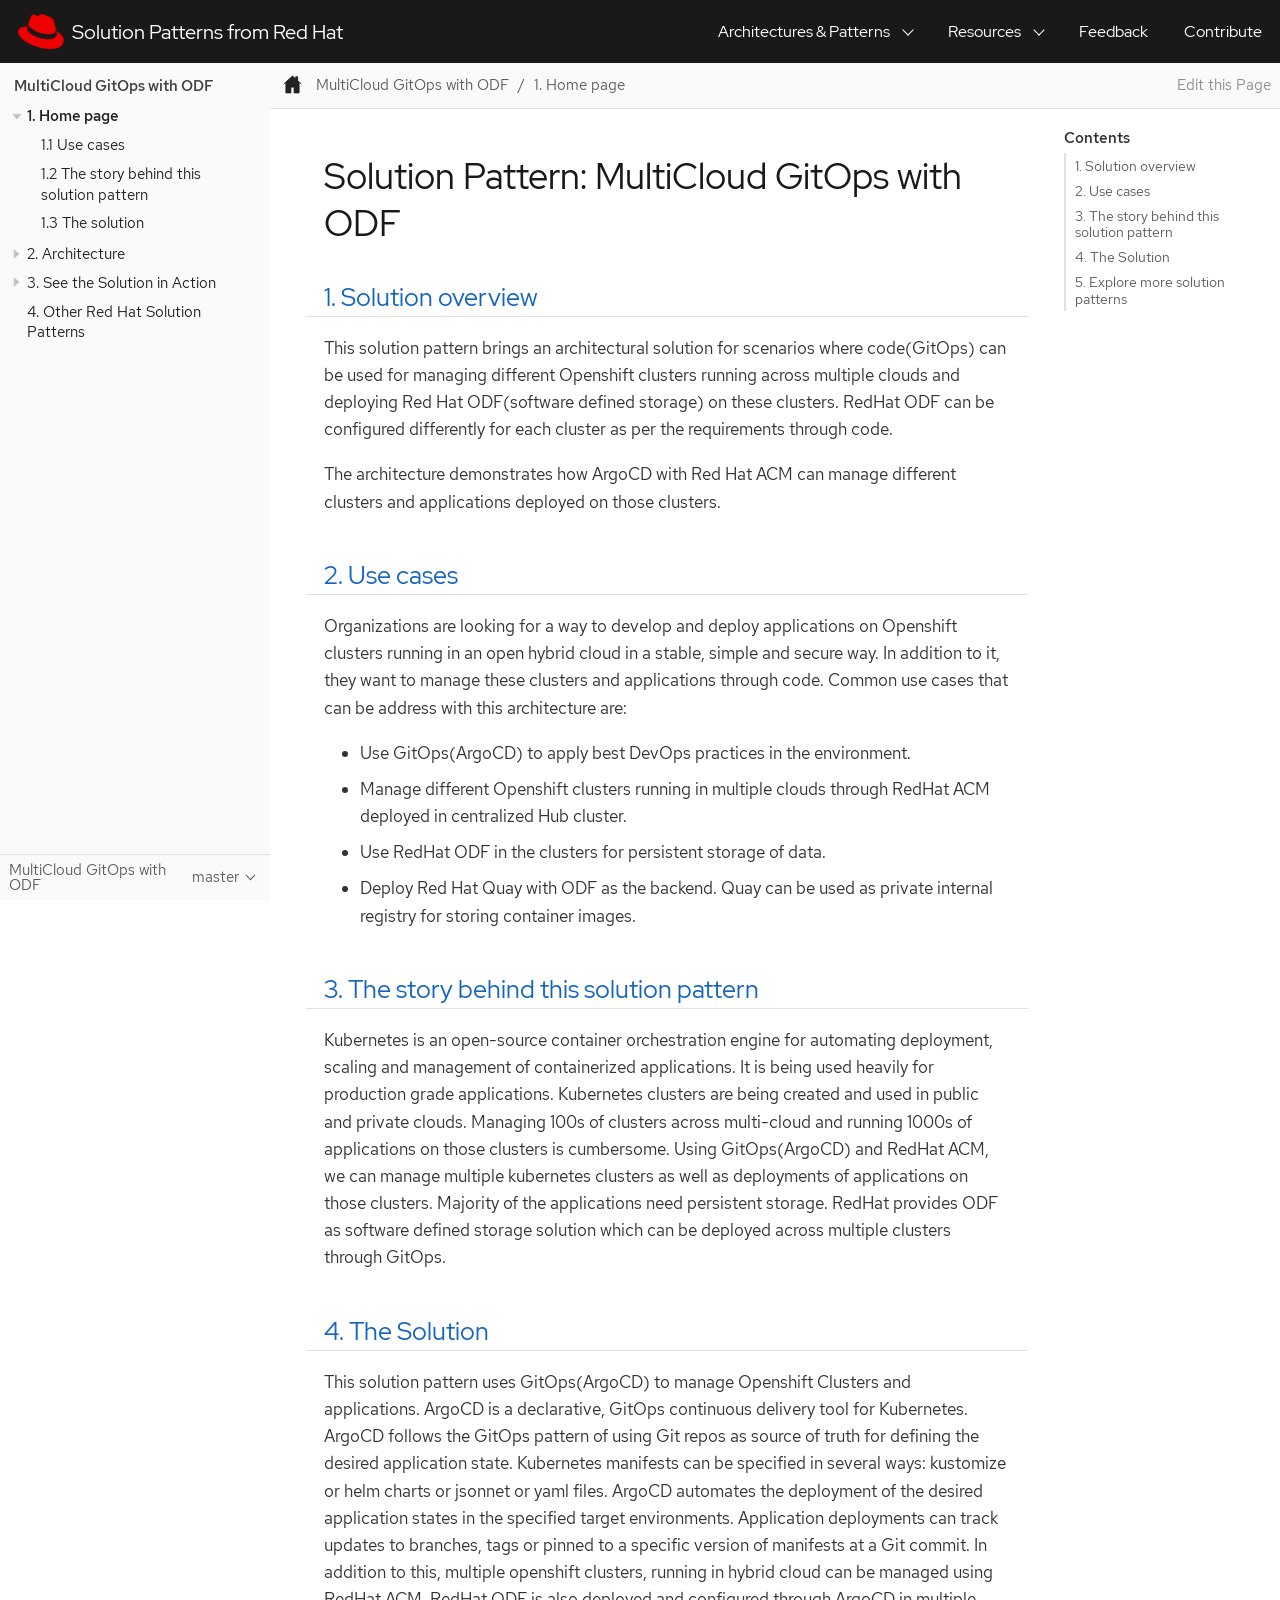
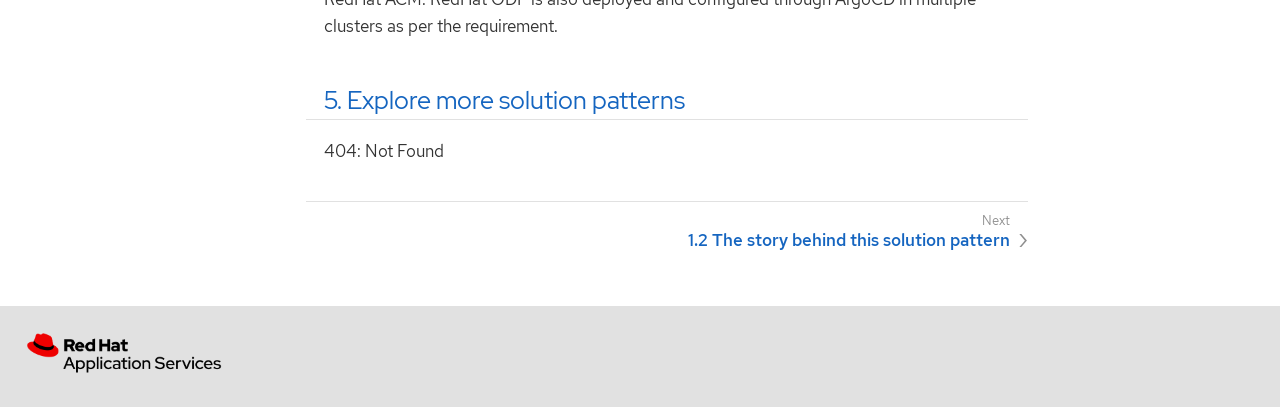
<file: index.html>
<!DOCTYPE html>
<meta charset="utf-8">
<link rel="canonical" href="https://redhat-solution-patterns.github.io/solution-patterns/solution-pattern-multicloud-gitops-odf/index.html">
<script>location="solution-pattern-multicloud-gitops-odf/index.html"</script>
<meta http-equiv="refresh" content="0; url=solution-pattern-multicloud-gitops-odf/index.html">
<meta name="robots" content="noindex">
<title>Redirect Notice</title>
<h1>Redirect Notice</h1>
<p>The page you requested has been relocated to <a href="solution-pattern-multicloud-gitops-odf/index.html">https://redhat-solution-patterns.github.io/solution-patterns/solution-pattern-multicloud-gitops-odf/index.html</a>.</p>
</file>
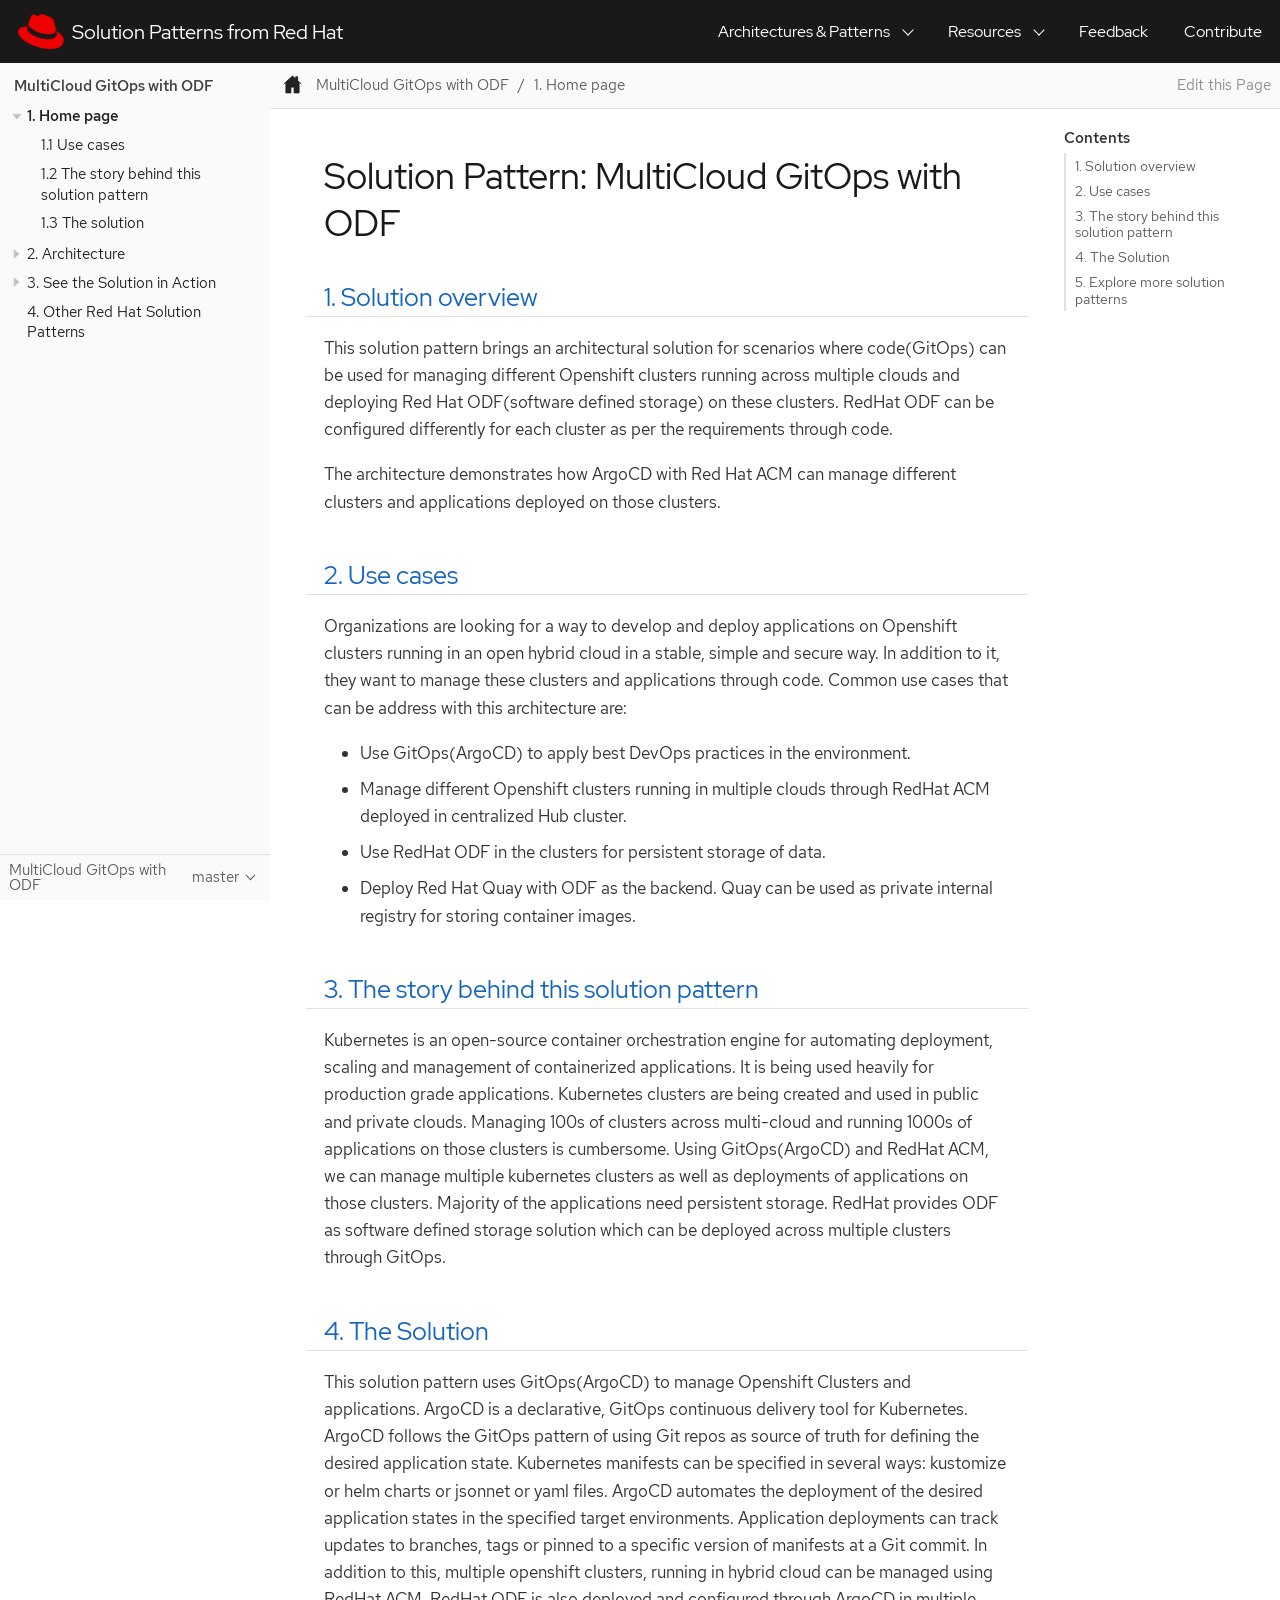
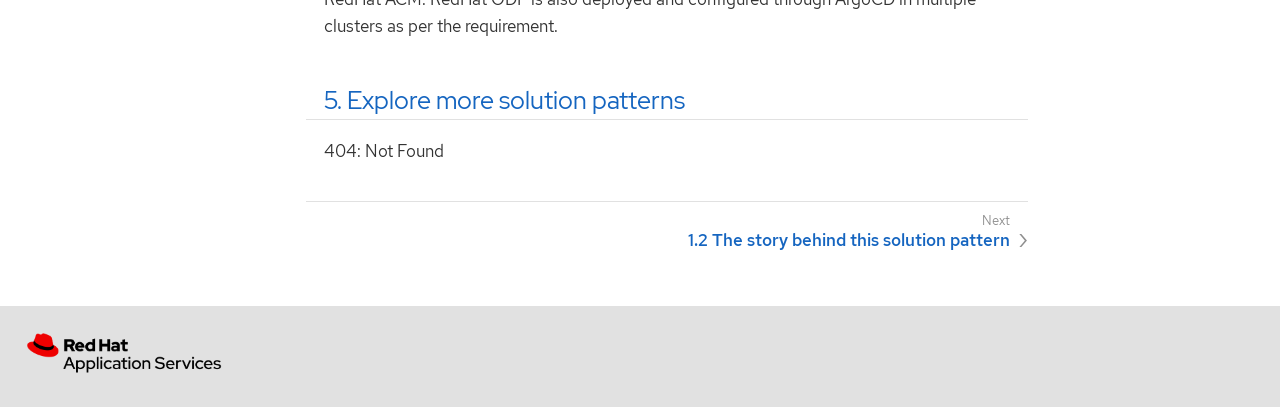
<file: solution-pattern-multicloud-gitops-odf/index.html>
<!DOCTYPE html>
<html lang="en">
  <head>
    <meta charset="utf-8">
    <meta name="viewport" content="width=device-width,initial-scale=1">
    <title>Solution Pattern: MultiCloud GitOps with ODF :: Solution Patterns from Red Hat</title>
    <link rel="canonical" href="https://redhat-solution-patterns.github.io/solution-patterns/solution-pattern-multicloud-gitops-odf/index.html">
    <link rel="next" href="01-pattern.html#_the_story_behind_this_solution_pattern">
    <meta name="generator" content="Antora 3.0.0">
    <link rel="stylesheet" href="../_/css/site.css">
<link rel="icon" href="../_/img/favicon.ico" type="image/x-icon">
<link rel="stylesheet" href="https://cdnjs.cloudflare.com/ajax/libs/font-awesome/4.7.0/css/font-awesome.min.css">
<script async src="https://www.googletagmanager.com/gtag/js?id=G-JSMWYJ1T9W"></script>
<script>function gtag() { dataLayer.push(arguments) }; window.dataLayer = window.dataLayer || []; gtag('js', new Date()); gtag('config', 'G-JSMWYJ1T9W')</script>
  </head>
  <body class="article">
<header class="header">
  <nav class="navbar">
    <div class="navbar-brand">
      <a class="navbar-item" style="font-size: 20px; color: white"
        href="https://redhat-solution-patterns.github.io/solution-patterns">
        <img src="../_/img/logo.png" height="35px" alt="Solution Patterns">&nbsp; Solution Patterns from Red Hat</a>
      <button class="navbar-burger" data-target="topbar-nav">
        <span></span>
        <span></span>
        <span></span>
      </button>
    </div>
    <div id="topbar-nav" class="navbar-menu">
      <div class="navbar-end">
        <div class="navbar-item has-dropdown is-hoverable">
          <a class="navbar-link" href="#">Architectures &amp; Patterns</a>
          <div class="navbar-dropdown">
            <a class="navbar-item" href="https://www.redhat.com/architect/portfolio/" target="_blank">Portfolio Architecture&nbsp; </a>
            <a class="navbar-item" href="https://redhat-solution-patterns.github.io/solution-patterns/patterns.html"  target="_blank">Solution Patterns </a>
            <a class="navbar-item" href="https://validatedpatterns.io/" target="_blank">Validated Patterns&nbsp;</a>
            <a class="navbar-item" href="https://catalog.redhat.com/solutions" target="_blank">Ecosystem Solutions&nbsp;</a>
          </div>
        </div>

        <div class="navbar-item has-dropdown is-hoverable">
          <a class="navbar-link" href="#">Resources</a>
          <div class="navbar-dropdown">
            <a class="navbar-item" target="_blank" href="https://developers.redhat.com">Red Hat Developers</a>
            <a class="navbar-item" target="_blank" href="https://developers.redhat.com/app-dev-platform">App Dev Platform</a>
            <a class="navbar-item" target="_blank" href="https://www.redhat.com/en/products/application-foundations">Red Hat Application Services</a>
          </div>
        </div>

          <a class="navbar-item" target="_blank" href="https://github.com/redhat-solution-patterns/redhat-solution-patterns.github.io/issues">Feedback</a>
          <a class="navbar-item" target="_blank" href="https://redhat-solution-patterns.github.io/solution-patterns/contributors-guide.html">Contribute</a>

      </div>
    </div>
  </nav>
</header>
<div class="body">
<div class="nav-container" data-component="solution-pattern-multicloud-gitops-odf" data-version="master">
  <aside class="nav">
    <div class="panels">
<div class="nav-panel-menu is-active" data-panel="menu">
  <nav class="nav-menu">
    <h3 class="title"><a href="index.html" class=" query-params-link">MultiCloud GitOps with ODF</a></h3>
<ul class="nav-list">
  <li class="nav-item" data-depth="0">
<ul class="nav-list">
  <li class="nav-item is-current-page" data-depth="1">
    <button class="nav-item-toggle"></button>
    <a class="nav-link" href="index.html">1. Home page</a>
<ul class="nav-list">
  <li class="nav-item" data-depth="2">
    <a class="nav-link" href="#use-cases">1.1 Use cases</a>
  </li>
  <li class="nav-item" data-depth="2">
    <a class="nav-link" href="01-pattern.html#_the_story_behind_this_solution_pattern">1.2 The story behind this solution pattern</a>
  </li>
  <li class="nav-item" data-depth="2">
    <a class="nav-link" href="01-pattern.html#_the_solution">1.3 The solution</a>
  </li>
</ul>
  </li>
  <li class="nav-item" data-depth="1">
    <button class="nav-item-toggle"></button>
    <a class="nav-link" href="02-architecture.html">2. Architecture</a>
<ul class="nav-list">
  <li class="nav-item" data-depth="2">
    <a class="nav-link" href="02-architecture.html#tech_stack">2.1. Technology stack</a>
  </li>
  <li class="nav-item" data-depth="2">
    <a class="nav-link" href="02-architecture.html#in_depth">2.2. An in-depth look at the solution&#8217;s architecture</a>
  </li>
</ul>
  </li>
  <li class="nav-item" data-depth="1">
    <button class="nav-item-toggle"></button>
    <a class="nav-link" href="03-demo.html">3. See the Solution in Action</a>
<ul class="nav-list">
  <li class="nav-item" data-depth="2">
    <a class="nav-link" href="03-demo.html#_demonstration">3.1. Demonstration</a>
  </li>
  <li class="nav-item" data-depth="2">
    <button class="nav-item-toggle"></button>
    <a class="nav-link" href="03-demo.html#_run_the_demonstration">3.2. Run this demonstration</a>
<ul class="nav-list">
  <li class="nav-item" data-depth="3">
    <a class="nav-link" href="03-demo.html#_before_getting_started">3.3. Pre-requisites</a>
  </li>
  <li class="nav-item" data-depth="3">
    <a class="nav-link" href="03-demo.html#_installing_the_demo">3.4. Installing the demo</a>
  </li>
  <li class="nav-item" data-depth="3">
    <a class="nav-link" href="03-demo.html#_walkthrough_guide">3.5. Walkthrough guide</a>
  </li>
</ul>
  </li>
</ul>
  </li>
  <li class="nav-item" data-depth="1">
    <a class="nav-link" href="https://redhat-solution-patterns.github.io/">4. Other Red Hat Solution Patterns</a>
  </li>
</ul>
  </li>
</ul>
  </nav>
</div>
<div class="nav-panel-explore" data-panel="explore">
  <div class="context">
    <span class="title">MultiCloud GitOps with ODF</span>
    <span class="version">master</span>
  </div>
  <ul class="components">
    <li class="component is-current">
      <span class="title">MultiCloud GitOps with ODF</span>
      <ul class="versions">
        <li class="version is-current">
          <a href="index.html">master</a>
        </li>
      </ul>
    </li>
  </ul>
</div>
    </div>
  </aside>
</div>
<main class="article">
<div class="toolbar" role="navigation">
<button class="nav-toggle"></button>
  <a href="index.html" class="home-link is-current"></a>
<nav class="breadcrumbs" aria-label="breadcrumbs">
  <ul>
    <li><a href="index.html">MultiCloud GitOps with ODF</a></li>
    <li><a href="index.html">1. Home page</a></li>
  </ul>
</nav>
  <div class="edit-this-page"><a href="https://github.com/redhat-solution-patterns/solution-pattern-multicloud-gitops-odf/edit/main/documentation/modules/ROOT/pages/index.adoc">Edit this Page</a></div>
  </div>
  <div class="content">
<article class="doc">
<h1 class="page">Solution Pattern: MultiCloud GitOps with ODF</h1>
<div class="sect1">
<h2 id="_solution_overview"><a class="anchor" href="#_solution_overview"></a><a class="link" href="#_solution_overview">1. Solution overview</a></h2>
<div class="sectionbody">
<div class="paragraph">
<p>This solution pattern brings an architectural solution for scenarios where code(GitOps) can be used for managing different Openshift clusters running across multiple clouds and deploying Red Hat ODF(software defined storage) on these clusters. RedHat ODF can be configured differently for each cluster as per the requirements through code.</p>
</div>
<div class="paragraph">
<p>The architecture demonstrates how ArgoCD with Red Hat ACM can manage different clusters and applications deployed on those clusters.</p>
</div>
</div>
</div>
<div class="sect1">
<h2 id="use-cases"><a class="anchor" href="#use-cases"></a><a class="link" href="#use-cases">2. Use cases</a></h2>
<div class="sectionbody">
<div class="paragraph">
<p>Organizations are looking for a way to develop and deploy applications on Openshift clusters running in an open hybrid cloud in a stable, simple and secure way. In addition to it, they want to manage these clusters and applications through code. Common use cases that can be address with this architecture are:</p>
</div>
<div class="ulist">
<ul>
<li>
<p>Use GitOps(ArgoCD) to apply best DevOps practices in the environment.</p>
</li>
<li>
<p>Manage different Openshift clusters running in multiple clouds through RedHat ACM deployed in centralized Hub cluster.</p>
</li>
<li>
<p>Use RedHat ODF in the clusters for persistent storage of data.</p>
</li>
<li>
<p>Deploy Red Hat Quay with ODF as the backend. Quay can be used as private internal registry for storing container images.</p>
</li>
</ul>
</div>
</div>
</div>
<div class="sect1">
<h2 id="_the_story_behind_this_solution_pattern"><a class="anchor" href="#_the_story_behind_this_solution_pattern"></a><a class="link" href="#_the_story_behind_this_solution_pattern">3. The story behind this solution pattern</a></h2>
<div class="sectionbody">
<div class="paragraph">
<p>Kubernetes is an open-source container orchestration engine for automating deployment, scaling and management of containerized applications. It is being used heavily for production grade applications. Kubernetes clusters are being created and used in public and private clouds. Managing 100s of clusters across multi-cloud and running 1000s of applications on those clusters is cumbersome. Using GitOps(ArgoCD) and RedHat ACM, we can manage multiple kubernetes clusters as well as deployments of applications on those clusters. Majority of the applications need persistent storage. RedHat provides ODF as software defined storage solution which can be deployed across multiple clusters through GitOps.</p>
</div>
</div>
</div>
<div class="sect1">
<h2 id="_the_solution"><a class="anchor" href="#_the_solution"></a><a class="link" href="#_the_solution">4. The Solution</a></h2>
<div class="sectionbody">
<div class="paragraph">
<p>This solution pattern uses GitOps(ArgoCD) to manage Openshift Clusters and applications. ArgoCD is a declarative, GitOps continuous delivery tool for Kubernetes. ArgoCD follows the GitOps pattern of using Git repos as source of truth for defining the desired application state. Kubernetes manifests can be specified in several ways: kustomize or helm charts or jsonnet or yaml files. ArgoCD automates the deployment of the desired application states in the specified target environments. Application deployments can track updates to branches, tags or pinned to a specific version of manifests at a Git commit. In addition to this, multiple openshift clusters, running in hybrid cloud can be managed using RedHat ACM. RedHat ODF is also deployed and configured through ArgoCD in multiple clusters as per the requirement.</p>
</div>
</div>
</div>
<div class="sect1">
<h2 id="_explore_more_solution_patterns"><a class="anchor" href="#_explore_more_solution_patterns"></a><a class="link" href="#_explore_more_solution_patterns">5. Explore more solution patterns</a></h2>
<div class="sectionbody">
<div class="paragraph">
<p>404: Not Found</p>
</div>
</div>
</div>
<nav class="pagination">
  <span class="next"><a href="01-pattern.html#_the_story_behind_this_solution_pattern" class="query-params-link">1.2 The story behind this solution pattern</a></span>
</nav>
</article>
<aside class="toc sidebar" data-title="Contents" data-levels="2">
  <div class="toc-menu"></div>
</aside>
  </div>
</main>
</div>
<footer class="footer">
  <img
          src="../_/img/app-services-logo.png" height="40px" alt="Cloud Native Architecture Solution Patterns"  href="https://redhat.com" ></a>
</footer><script src="../_/js/vendor/clipboard.js"></script>
<script src="../_/js/site.js"></script>
<script async src="../_/js/vendor/highlight.js"></script>
  </body>
</html>
</file>
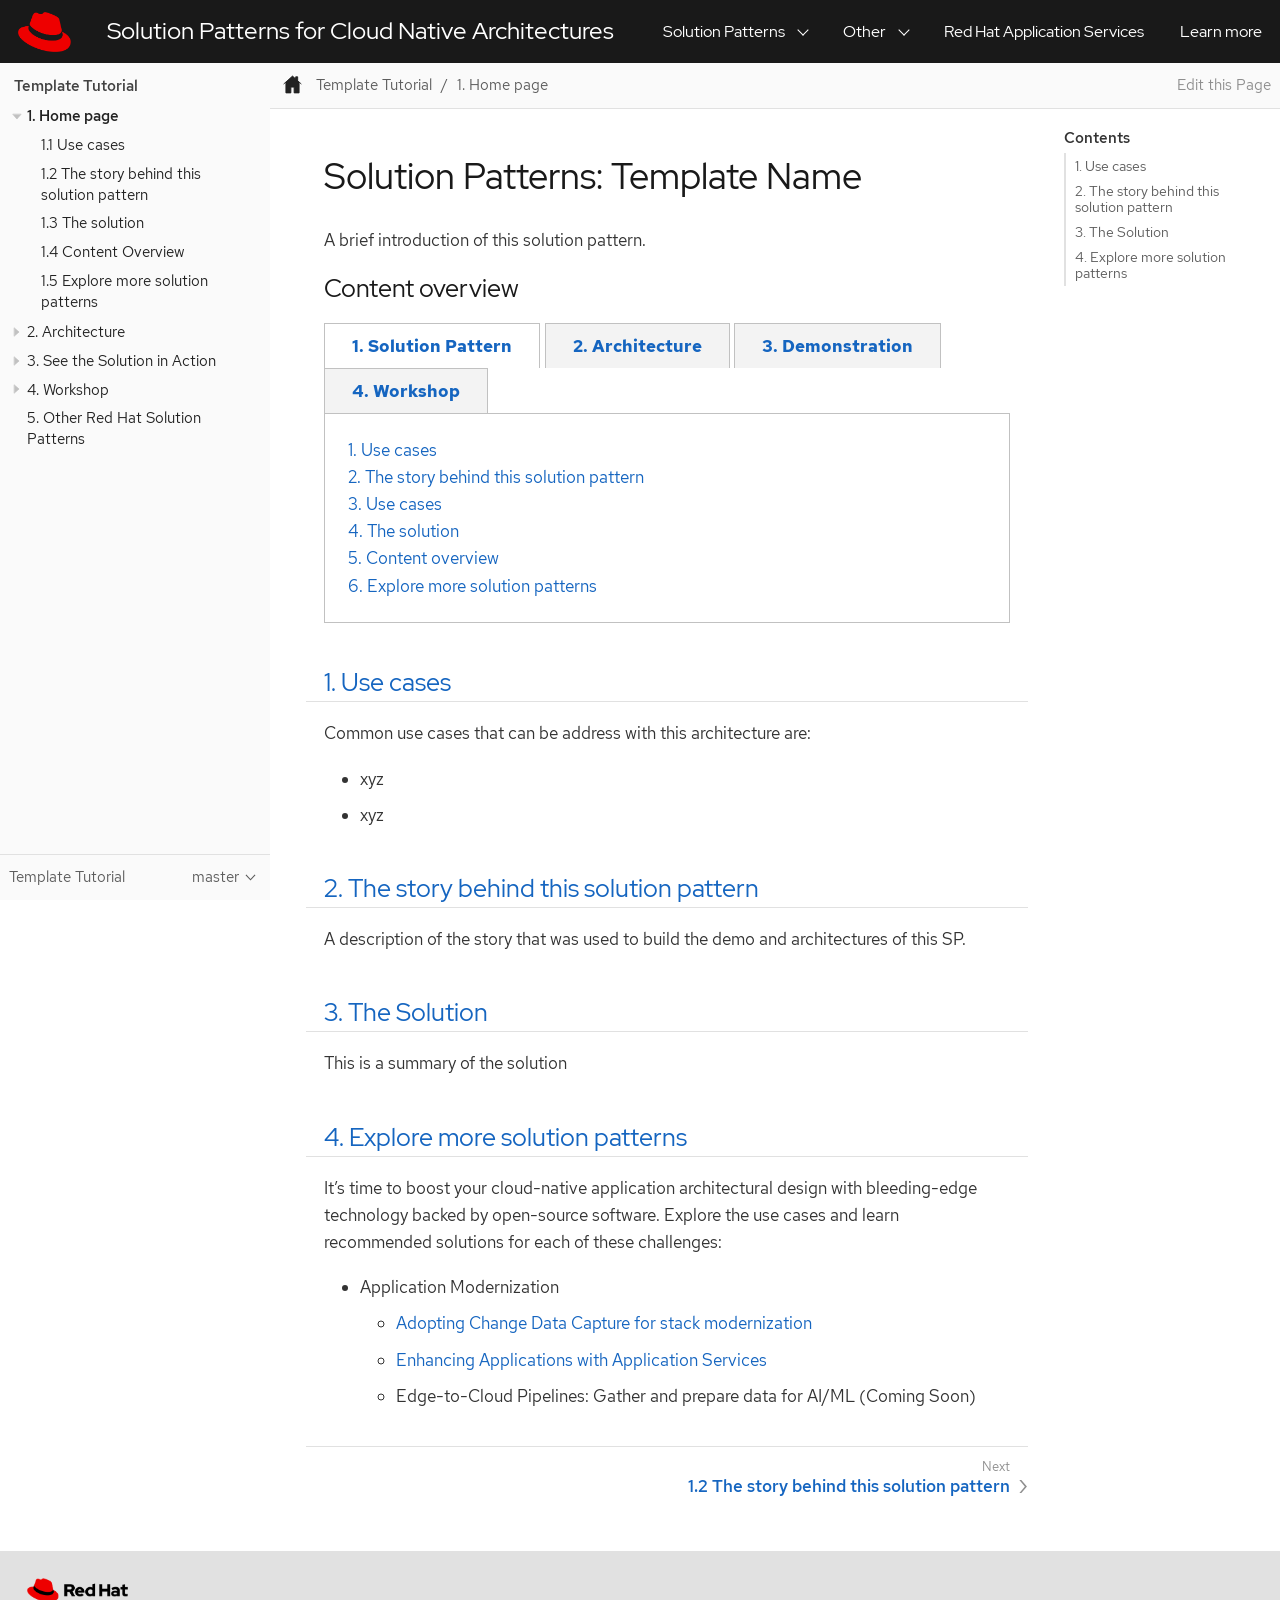
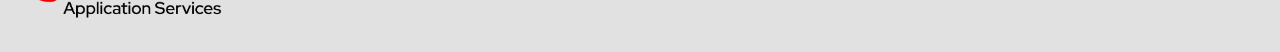
<file: solution-pattern-template/index.html>
<!DOCTYPE html>
<html lang="en">
  <head>
    <meta charset="utf-8">
    <meta name="viewport" content="width=device-width,initial-scale=1">
    <title>Solution Patterns: Template Name :: Solution Patterns for Cloud Native Architectures</title>
    <link rel="canonical" href="https://redhat-solution-patterns.github.io/solution-patterns/solution-pattern-template/index.html">
    <link rel="next" href="01-pattern.html#_the_story_behind_this_solution_pattern">
    <meta name="generator" content="Antora 3.0.0">
    <link rel="stylesheet" href="../_/css/site.css">
<link rel="icon" href="../_/img/favicon.ico" type="image/x-icon">
<link rel="stylesheet" href="https://cdnjs.cloudflare.com/ajax/libs/font-awesome/4.7.0/css/font-awesome.min.css">
  </head>
  <body class="article">
<header class="header">
  <nav class="navbar">
    <div class="navbar-brand">
      <a class="navbar-item" href="https://redhat-solution-patterns.github.io/" target="_blank"><img
          src="../_/img/logo.png" height="40px" alt="Cloud Native Architecture Solution Patterns"></a>
      <a class="navbar-item" style="font-size: 24px; color: white" href="https://redhat-solution-patterns.github.io/solution-patterns">Solution Patterns for Cloud Native Architectures</a>
      <button class="navbar-burger" data-target="topbar-nav">
        <span></span>
        <span></span>
        <span></span>
      </button>
    </div>
    <div id="topbar-nav" class="navbar-menu">
      <div class="navbar-end">


        <div class="navbar-item has-dropdown is-hoverable">
          <a class="navbar-link" href="#">Solution Patterns</a>
          <div class="navbar-dropdown">
            <a class="navbar-item" href="https://red.ht/enhance-with-cdc">Adopt Change Data Capture for <br/>stack modernization</a>
            <a class="navbar-item" href="https://red.ht/enhance-with-eda">Enhancing Applications with Application Services</a>
          </div>
        </div>

        <div class="navbar-item has-dropdown is-hoverable">
          <a class="navbar-link" href="#">Other</a>
          <div class="navbar-dropdown">
            <a class="navbar-item" href="https://redhat-gitops-patterns.io/">GitOps Solution Patterns</a>
            <a class="navbar-item" href="https://hybrid-cloud-patterns.io/">Hybrid Cloud Solution Patterns</a>
          </div>
        </div>

        <a class="navbar-item" target="_blank" href="https://www.redhat.com/en/products/middleware">Red Hat Application Services</a>
        <a class="navbar-item" target="_blank" href="https://developers.redhat.com/middleware">Learn more</a>

      </div>
    </div>
  </nav>
</header>
<div class="body">
<div class="nav-container" data-component="solution-pattern-template" data-version="master">
  <aside class="nav">
    <div class="panels">
<div class="nav-panel-menu is-active" data-panel="menu">
  <nav class="nav-menu">
    <h3 class="title"><a href="index.html" class=" query-params-link">Template Tutorial</a></h3>
<ul class="nav-list">
  <li class="nav-item" data-depth="0">
<ul class="nav-list">
  <li class="nav-item is-current-page" data-depth="1">
    <button class="nav-item-toggle"></button>
    <a class="nav-link" href="index.html">1. Home page</a>
<ul class="nav-list">
  <li class="nav-item" data-depth="2">
    <a class="nav-link" href="#use-cases">1.1 Use cases</a>
  </li>
  <li class="nav-item" data-depth="2">
    <a class="nav-link" href="01-pattern.html#_the_story_behind_this_solution_pattern">1.2 The story behind this solution pattern</a>
  </li>
  <li class="nav-item" data-depth="2">
    <a class="nav-link" href="01-pattern.html#_the_solution">1.3 The solution</a>
  </li>
  <li class="nav-item" data-depth="2">
    <a class="nav-link" href="#_content_overview">1.4 Content Overview</a>
  </li>
  <li class="nav-item" data-depth="2">
    <a class="nav-link" href="#_content_overview">1.5 Explore more solution patterns</a>
  </li>
</ul>
  </li>
  <li class="nav-item" data-depth="1">
    <button class="nav-item-toggle"></button>
    <a class="nav-link" href="02-architecture.html">2. Architecture</a>
<ul class="nav-list">
  <li class="nav-item" data-depth="2">
    <a class="nav-link" href="02-architecture.html#tech_stack">2.1. Technology stack</a>
  </li>
  <li class="nav-item" data-depth="2">
    <a class="nav-link" href="02-architecture.html#in_depth">2.2. An in-depth look at the solution&#8217;s architecture</a>
  </li>
  <li class="nav-item" data-depth="2">
    <a class="nav-link" href="02-architecture.html#tech_stack">2.3. More about the technology stack</a>
  </li>
</ul>
  </li>
  <li class="nav-item" data-depth="1">
    <button class="nav-item-toggle"></button>
    <a class="nav-link" href="03-demo.html">3. See the Solution in Action</a>
<ul class="nav-list">
  <li class="nav-item" data-depth="2">
    <a class="nav-link" href="03-demo.html#_demonstration">3.1. Demonstration</a>
  </li>
  <li class="nav-item" data-depth="2">
    <button class="nav-item-toggle"></button>
    <a class="nav-link" href="03-demo.html#_run_the_demonstration">3.2. Run this demonstration</a>
<ul class="nav-list">
  <li class="nav-item" data-depth="3">
    <a class="nav-link" href="03-demo.html#_before_getting_started">3.3. Pre-requisites</a>
  </li>
  <li class="nav-item" data-depth="3">
    <a class="nav-link" href="03-demo.html#_installing_the_demo">3.4. Installing the demo</a>
  </li>
  <li class="nav-item" data-depth="3">
    <a class="nav-link" href="03-demo.html#_walkthrough_guide">3.5. Walkthrough guide</a>
  </li>
</ul>
  </li>
</ul>
  </li>
  <li class="nav-item" data-depth="1">
    <button class="nav-item-toggle"></button>
    <a class="nav-link" href="04-workshop.html">4. Workshop</a>
<ul class="nav-list">
  <li class="nav-item" data-depth="2">
    <button class="nav-item-toggle"></button>
    <a class="nav-link" href="04-workshop.html#_installing_the_workshop_environment">4.1. Installing the workshop environment</a>
<ul class="nav-list">
  <li class="nav-item" data-depth="3">
    <span class="nav-text">xref:04-workshop.adoc#_before_getting_started[4.2. Pre-requisites</span>
  </li>
  <li class="nav-item" data-depth="3">
    <a class="nav-link" href="04-workshop.html#install_wksp_details">4.3. Installing the environment</a>
  </li>
</ul>
  </li>
  <li class="nav-item" data-depth="2">
    <a class="nav-link" href="04-workshop.html#deliver_wksp">4.4. Delivering the workshop</a>
  </li>
</ul>
  </li>
  <li class="nav-item" data-depth="1">
    <a class="nav-link" href="https://redhat-solution-patterns.github.io/">5. Other Red Hat Solution Patterns</a>
  </li>
</ul>
  </li>
</ul>
  </nav>
</div>
<div class="nav-panel-explore" data-panel="explore">
  <div class="context">
    <span class="title">Template Tutorial</span>
    <span class="version">master</span>
  </div>
  <ul class="components">
    <li class="component is-current">
      <span class="title">Template Tutorial</span>
      <ul class="versions">
        <li class="version is-current">
          <a href="index.html">master</a>
        </li>
      </ul>
    </li>
  </ul>
</div>
    </div>
  </aside>
</div>
<main class="article">
<div class="toolbar" role="navigation">
<button class="nav-toggle"></button>
  <a href="index.html" class="home-link is-current"></a>
<nav class="breadcrumbs" aria-label="breadcrumbs">
  <ul>
    <li><a href="index.html">Template Tutorial</a></li>
    <li><a href="index.html">1. Home page</a></li>
  </ul>
</nav>
  <div class="edit-this-page"><a href="https://github.com/gmidha1/solution-pattern-multicloud-gitops-odf/edit/main/documentation/modules/ROOT/pages/index.adoc">Edit this Page</a></div>
  </div>
  <div class="content">
<article class="doc">
<h1 class="page">Solution Patterns: Template Name</h1>
<div id="preamble">
<div class="sectionbody">
<div class="paragraph">
<p>A brief introduction of this solution pattern.</p>
</div>
<h2 id="_content_overview" class="discrete">Content overview</h2>
<div class="tabset is-loading">
<div class="ulist tabs">
<ul>
<li>
<p><a id="tabset1_a-href-1-solution-pattern-a"></a><a href="#">1. Solution Pattern</a></p>
</li>
<li>
<p><a id="tabset1_a-href-02-architecture-html-class-xref-page-2-architecture-a"></a><a href="02-architecture.html" class="xref page">2. Architecture</a></p>
</li>
<li>
<p><a id="tabset1_a-href-03-demo-html-class-xref-page-3-demonstration-a"></a><a href="03-demo.html" class="xref page">3. Demonstration</a></p>
</li>
<li>
<p><a id="tabset1_a-href-04-workshop-html-class-xref-page-4-workshop-a"></a><a href="04-workshop.html" class="xref page">4. Workshop</a></p>
</li>
</ul>
</div>
<div class="content">
<div class="tab-pane" aria-labelledby="tabset1_a-href-1-solution-pattern-a">
<div class="paragraph">
<p><a href="#use-cases">1. Use cases</a><br>
<a href="01-pattern.html#_the_story_behind_this_solution_pattern" class="xref page">2. The story behind this solution pattern</a><br>
<a href="#use-cases">3. Use cases</a><br>
<a href="01-pattern.html#_the_solution" class="xref page">4. The solution</a><br>
<a href="#content_overview">5. Content overview</a><br>
<a href="#_explore_more_solution_patterns">6. Explore more solution patterns</a></p>
</div>
</div>
<div class="tab-pane" aria-labelledby="tabset1_a-href-02-architecture-html-class-xref-page-2-architecture-a">
<div class="paragraph">
<p><a href="02-architecture.html#_common_challenges" class="xref page">1. Common challenges</a><br>
<a href="02-architecture.html#tech_stack" class="xref page">2. Technology stack</a><br>
<a href="02-architecture.html#in_depth" class="xref page">3. An in-depth look at the solution&#8217;s architecture</a><br>
<a href="02-architecture.html#more_tech" class="xref page">4. More about the technology stack</a></p>
</div>
</div>
<div class="tab-pane" aria-labelledby="tabset1_a-href-03-demo-html-class-xref-page-3-demonstration-a">
<div class="paragraph">
<p><a href="03-demo.html#_demonstration" class="xref page">1. Demonstration</a><br>
<a href="03-demo.html#_walkthrough_guide" class="xref page">2. Walkthrough guide</a></p>
</div>
</div>
<div class="tab-pane" aria-labelledby="tabset1_a-href-04-workshop-html-class-xref-page-4-workshop-a">
<div class="paragraph">
<p><a href="04-workshop.html#_installing_the_workshop_environment" class="xref page">1. Installing the workshop environment</a><br>
<a href="04-workshop.html#_delivering_the_workshop" class="xref page">2. Delivering the workshop</a></p>
</div>
</div>
</div>
</div>
</div>
</div>
<div class="sect1">
<h2 id="use-cases"><a class="anchor" href="#use-cases"></a><a class="link" href="#use-cases">1. Use cases</a></h2>
<div class="sectionbody">
<div class="paragraph">
<p>Common use cases that can be address with this architecture are:</p>
</div>
<div class="ulist">
<ul>
<li>
<p>xyz</p>
</li>
<li>
<p>xyz</p>
</li>
</ul>
</div>
</div>
</div>
<div class="sect1">
<h2 id="_the_story_behind_this_solution_pattern"><a class="anchor" href="#_the_story_behind_this_solution_pattern"></a><a class="link" href="#_the_story_behind_this_solution_pattern">2. The story behind this solution pattern</a></h2>
<div class="sectionbody">
<div class="paragraph">
<p>A description of the story that was used to build the demo and architectures of this SP.</p>
</div>
</div>
</div>
<div class="sect1">
<h2 id="_the_solution"><a class="anchor" href="#_the_solution"></a><a class="link" href="#_the_solution">3. The Solution</a></h2>
<div class="sectionbody">
<div class="paragraph">
<p>This is a summary of the solution</p>
</div>
</div>
</div>
<div class="sect1">
<h2 id="_explore_more_solution_patterns"><a class="anchor" href="#_explore_more_solution_patterns"></a><a class="link" href="#_explore_more_solution_patterns">4. Explore more solution patterns</a></h2>
<div class="sectionbody">
<div class="paragraph">
<p>It&#8217;s time to boost your cloud-native application architectural design with bleeding-edge technology backed by open-source software. Explore the use cases and learn recommended solutions for each of these challenges:</p>
</div>
<div class="ulist">
<ul>
<li>
<p>Application Modernization</p>
<div class="ulist">
<ul>
<li>
<p><a href="https://redhat-solution-patterns.github.io/solution-pattern-modernization-cdc/">Adopting Change Data Capture for stack modernization</a></p>
</li>
<li>
<p><a href="https://redhat-solution-patterns.github.io/solution-pattern-enhancing-applications">Enhancing Applications with Application Services</a></p>
</li>
<li>
<p>Edge-to-Cloud Pipelines: Gather and prepare data for AI/ML (Coming Soon)</p>
</li>
</ul>
</div>
</li>
</ul>
</div>
</div>
</div>
<nav class="pagination">
  <span class="next"><a href="01-pattern.html#_the_story_behind_this_solution_pattern" class="query-params-link">1.2 The story behind this solution pattern</a></span>
</nav>
</article>
<aside class="toc sidebar" data-title="Contents" data-levels="2">
  <div class="toc-menu"></div>
</aside>
  </div>
</main>
</div>
<footer class="footer">
  <img
          src="../_/img/app-services-logo.png" height="40px" alt="Cloud Native Architecture Solution Patterns"  href="https://redhat.com" ></a>
</footer><script src="../_/js/vendor/clipboard.js"></script>
<script src="../_/js/site.js"></script>
<script async src="../_/js/vendor/highlight.js"></script>
  </body>
</html>
</file>
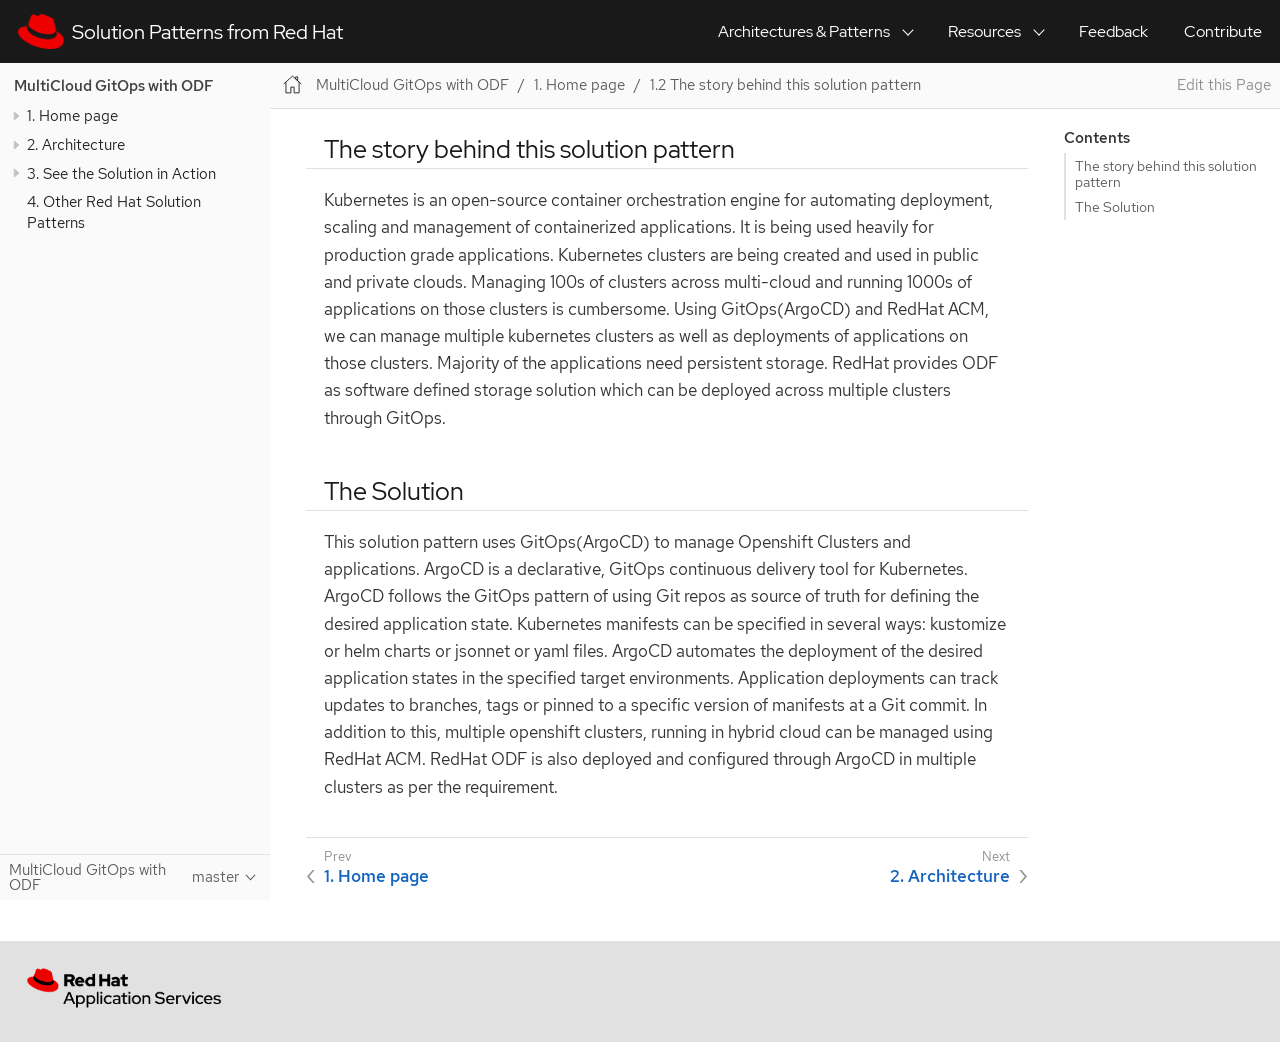
<file: solution-pattern-multicloud-gitops-odf/01-pattern.html>
<!DOCTYPE html>
<html lang="en">
  <head>
    <meta charset="utf-8">
    <meta name="viewport" content="width=device-width,initial-scale=1">
    <title>Untitled :: Solution Patterns from Red Hat</title>
    <link rel="canonical" href="https://redhat-solution-patterns.github.io/solution-patterns/solution-pattern-multicloud-gitops-odf/01-pattern.html">
    <link rel="prev" href="index.html">
    <link rel="next" href="02-architecture.html">
    <meta name="generator" content="Antora 3.0.0">
    <link rel="stylesheet" href="../_/css/site.css">
<link rel="icon" href="../_/img/favicon.ico" type="image/x-icon">
<link rel="stylesheet" href="https://cdnjs.cloudflare.com/ajax/libs/font-awesome/4.7.0/css/font-awesome.min.css">
<script async src="https://www.googletagmanager.com/gtag/js?id=G-JSMWYJ1T9W"></script>
<script>function gtag() { dataLayer.push(arguments) }; window.dataLayer = window.dataLayer || []; gtag('js', new Date()); gtag('config', 'G-JSMWYJ1T9W')</script>
  </head>
  <body class="article">
<header class="header">
  <nav class="navbar">
    <div class="navbar-brand">
      <a class="navbar-item" style="font-size: 20px; color: white"
        href="https://redhat-solution-patterns.github.io/solution-patterns">
        <img src="../_/img/logo.png" height="35px" alt="Solution Patterns">&nbsp; Solution Patterns from Red Hat</a>
      <button class="navbar-burger" data-target="topbar-nav">
        <span></span>
        <span></span>
        <span></span>
      </button>
    </div>
    <div id="topbar-nav" class="navbar-menu">
      <div class="navbar-end">
        <div class="navbar-item has-dropdown is-hoverable">
          <a class="navbar-link" href="#">Architectures &amp; Patterns</a>
          <div class="navbar-dropdown">
            <a class="navbar-item" href="https://www.redhat.com/architect/portfolio/" target="_blank">Portfolio Architecture&nbsp; </a>
            <a class="navbar-item" href="https://redhat-solution-patterns.github.io/solution-patterns/patterns.html"  target="_blank">Solution Patterns </a>
            <a class="navbar-item" href="https://validatedpatterns.io/" target="_blank">Validated Patterns&nbsp;</a>
            <a class="navbar-item" href="https://catalog.redhat.com/solutions" target="_blank">Ecosystem Solutions&nbsp;</a>
          </div>
        </div>

        <div class="navbar-item has-dropdown is-hoverable">
          <a class="navbar-link" href="#">Resources</a>
          <div class="navbar-dropdown">
            <a class="navbar-item" target="_blank" href="https://developers.redhat.com">Red Hat Developers</a>
            <a class="navbar-item" target="_blank" href="https://developers.redhat.com/app-dev-platform">App Dev Platform</a>
            <a class="navbar-item" target="_blank" href="https://www.redhat.com/en/products/application-foundations">Red Hat Application Services</a>
          </div>
        </div>

          <a class="navbar-item" target="_blank" href="https://github.com/redhat-solution-patterns/redhat-solution-patterns.github.io/issues">Feedback</a>
          <a class="navbar-item" target="_blank" href="https://redhat-solution-patterns.github.io/solution-patterns/contributors-guide.html">Contribute</a>

      </div>
    </div>
  </nav>
</header>
<div class="body">
<div class="nav-container" data-component="solution-pattern-multicloud-gitops-odf" data-version="master">
  <aside class="nav">
    <div class="panels">
<div class="nav-panel-menu is-active" data-panel="menu">
  <nav class="nav-menu">
    <h3 class="title"><a href="index.html" class=" query-params-link">MultiCloud GitOps with ODF</a></h3>
<ul class="nav-list">
  <li class="nav-item" data-depth="0">
<ul class="nav-list">
  <li class="nav-item" data-depth="1">
    <button class="nav-item-toggle"></button>
    <a class="nav-link" href="index.html">1. Home page</a>
<ul class="nav-list">
  <li class="nav-item" data-depth="2">
    <a class="nav-link" href="index.html#use-cases">1.1 Use cases</a>
  </li>
  <li class="nav-item" data-depth="2">
    <a class="nav-link" href="#_the_story_behind_this_solution_pattern">1.2 The story behind this solution pattern</a>
  </li>
  <li class="nav-item" data-depth="2">
    <a class="nav-link" href="#_the_solution">1.3 The solution</a>
  </li>
</ul>
  </li>
  <li class="nav-item" data-depth="1">
    <button class="nav-item-toggle"></button>
    <a class="nav-link" href="02-architecture.html">2. Architecture</a>
<ul class="nav-list">
  <li class="nav-item" data-depth="2">
    <a class="nav-link" href="02-architecture.html#tech_stack">2.1. Technology stack</a>
  </li>
  <li class="nav-item" data-depth="2">
    <a class="nav-link" href="02-architecture.html#in_depth">2.2. An in-depth look at the solution&#8217;s architecture</a>
  </li>
</ul>
  </li>
  <li class="nav-item" data-depth="1">
    <button class="nav-item-toggle"></button>
    <a class="nav-link" href="03-demo.html">3. See the Solution in Action</a>
<ul class="nav-list">
  <li class="nav-item" data-depth="2">
    <a class="nav-link" href="03-demo.html#_demonstration">3.1. Demonstration</a>
  </li>
  <li class="nav-item" data-depth="2">
    <button class="nav-item-toggle"></button>
    <a class="nav-link" href="03-demo.html#_run_the_demonstration">3.2. Run this demonstration</a>
<ul class="nav-list">
  <li class="nav-item" data-depth="3">
    <a class="nav-link" href="03-demo.html#_before_getting_started">3.3. Pre-requisites</a>
  </li>
  <li class="nav-item" data-depth="3">
    <a class="nav-link" href="03-demo.html#_installing_the_demo">3.4. Installing the demo</a>
  </li>
  <li class="nav-item" data-depth="3">
    <a class="nav-link" href="03-demo.html#_walkthrough_guide">3.5. Walkthrough guide</a>
  </li>
</ul>
  </li>
</ul>
  </li>
  <li class="nav-item" data-depth="1">
    <a class="nav-link" href="https://redhat-solution-patterns.github.io/">4. Other Red Hat Solution Patterns</a>
  </li>
</ul>
  </li>
</ul>
  </nav>
</div>
<div class="nav-panel-explore" data-panel="explore">
  <div class="context">
    <span class="title">MultiCloud GitOps with ODF</span>
    <span class="version">master</span>
  </div>
  <ul class="components">
    <li class="component is-current">
      <span class="title">MultiCloud GitOps with ODF</span>
      <ul class="versions">
        <li class="version is-current">
          <a href="index.html">master</a>
        </li>
      </ul>
    </li>
  </ul>
</div>
    </div>
  </aside>
</div>
<main class="article">
<div class="toolbar" role="navigation">
<button class="nav-toggle"></button>
  <a href="index.html" class="home-link"></a>
<nav class="breadcrumbs" aria-label="breadcrumbs">
  <ul>
    <li><a href="index.html">MultiCloud GitOps with ODF</a></li>
    <li><a href="index.html">1. Home page</a></li>
    <li><a href="#_the_story_behind_this_solution_pattern">1.2 The story behind this solution pattern</a></li>
  </ul>
</nav>
  <div class="edit-this-page"><a href="https://github.com/redhat-solution-patterns/solution-pattern-multicloud-gitops-odf/edit/main/documentation/modules/ROOT/pages/01-pattern.adoc">Edit this Page</a></div>
  </div>
  <div class="content">
<article class="doc">
<div class="sect1">
<h2 id="_the_story_behind_this_solution_pattern"><a class="anchor" href="#_the_story_behind_this_solution_pattern"></a>The story behind this solution pattern</h2>
<div class="sectionbody">
<div class="paragraph">
<p>Kubernetes is an open-source container orchestration engine for automating deployment, scaling and management of containerized applications. It is being used heavily for production grade applications. Kubernetes clusters are being created and used in public and private clouds. Managing 100s of clusters across multi-cloud and running 1000s of applications on those clusters is cumbersome. Using GitOps(ArgoCD) and RedHat ACM, we can manage multiple kubernetes clusters as well as deployments of applications on those clusters. Majority of the applications need persistent storage. RedHat provides ODF as software defined storage solution which can be deployed across multiple clusters through GitOps.</p>
</div>
</div>
</div>
<div class="sect1">
<h2 id="_the_solution"><a class="anchor" href="#_the_solution"></a>The Solution</h2>
<div class="sectionbody">
<div class="paragraph">
<p>This solution pattern uses GitOps(ArgoCD) to manage Openshift Clusters and applications. ArgoCD is a declarative, GitOps continuous delivery tool for Kubernetes. ArgoCD follows the GitOps pattern of using Git repos as source of truth for defining the desired application state. Kubernetes manifests can be specified in several ways: kustomize or helm charts or jsonnet or yaml files. ArgoCD automates the deployment of the desired application states in the specified target environments. Application deployments can track updates to branches, tags or pinned to a specific version of manifests at a Git commit. In addition to this, multiple openshift clusters, running in hybrid cloud can be managed using RedHat ACM. RedHat ODF is also deployed and configured through ArgoCD in multiple clusters as per the requirement.</p>
</div>
</div>
</div>
<nav class="pagination">
  <span class="prev"><a href="index.html" class="query-params-link">1. Home page</a></span>
  <span class="next"><a href="02-architecture.html" class="query-params-link">2. Architecture</a></span>
</nav>
</article>
<aside class="toc sidebar" data-title="Contents" data-levels="2">
  <div class="toc-menu"></div>
</aside>
  </div>
</main>
</div>
<footer class="footer">
  <img
          src="../_/img/app-services-logo.png" height="40px" alt="Cloud Native Architecture Solution Patterns"  href="https://redhat.com" ></a>
</footer><script src="../_/js/vendor/clipboard.js"></script>
<script src="../_/js/site.js"></script>
<script async src="../_/js/vendor/highlight.js"></script>
  </body>
</html>
</file>
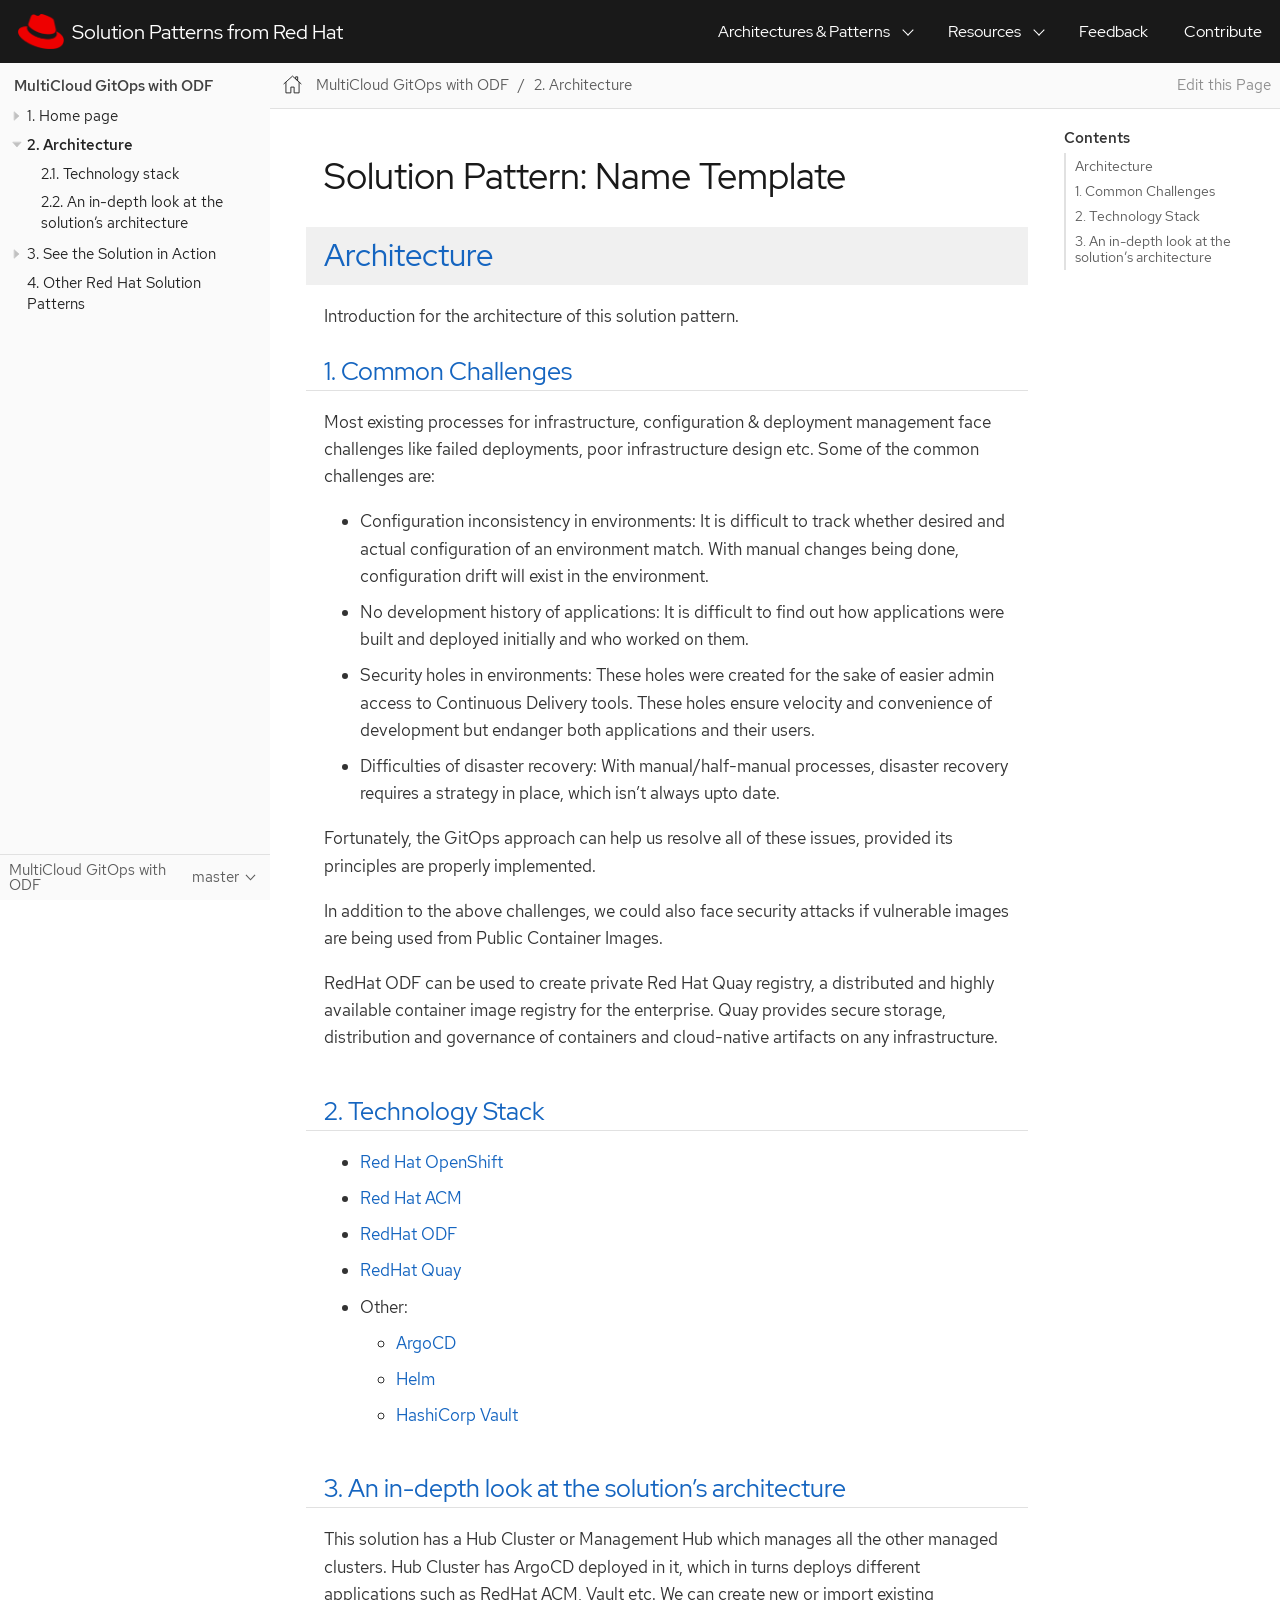
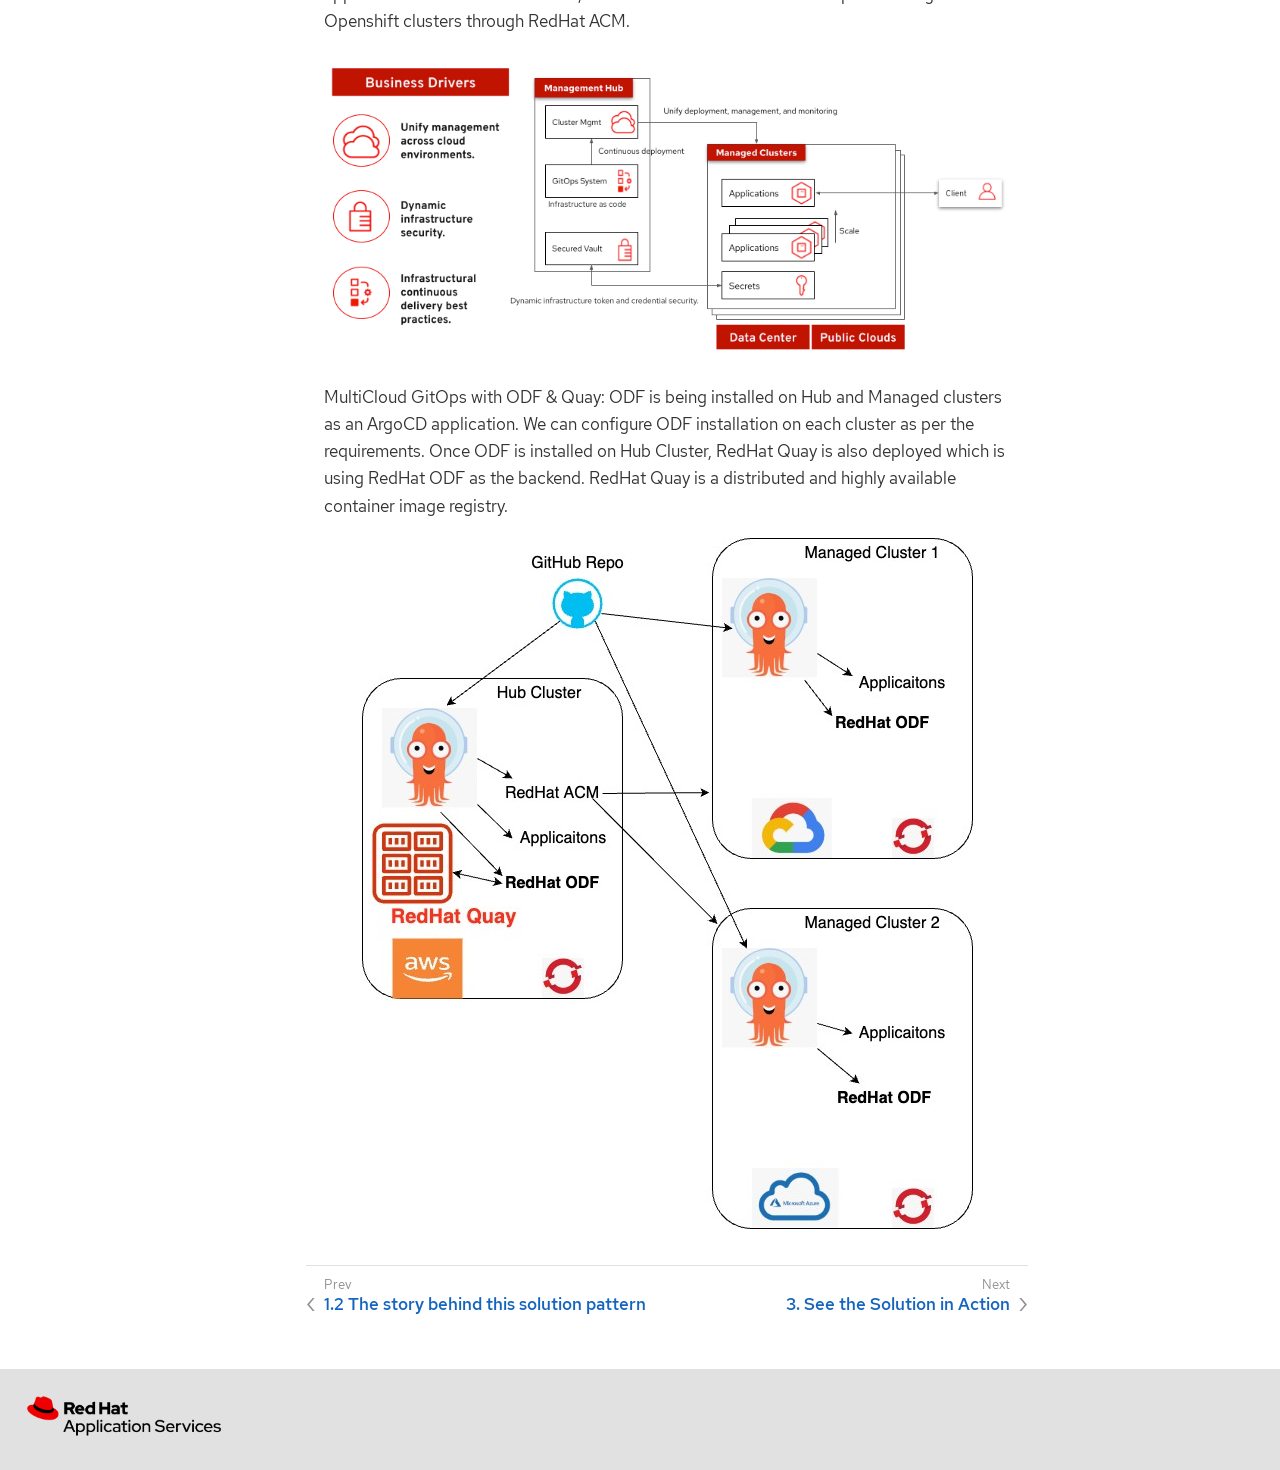
<file: solution-pattern-multicloud-gitops-odf/02-architecture.html>
<!DOCTYPE html>
<html lang="en">
  <head>
    <meta charset="utf-8">
    <meta name="viewport" content="width=device-width,initial-scale=1">
    <title>Solution Pattern: Name Template :: Solution Patterns from Red Hat</title>
    <link rel="canonical" href="https://redhat-solution-patterns.github.io/solution-patterns/solution-pattern-multicloud-gitops-odf/02-architecture.html">
    <link rel="prev" href="01-pattern.html#_the_story_behind_this_solution_pattern">
    <link rel="next" href="03-demo.html">
    <meta name="generator" content="Antora 3.0.0">
    <link rel="stylesheet" href="../_/css/site.css">
<link rel="icon" href="../_/img/favicon.ico" type="image/x-icon">
<link rel="stylesheet" href="https://cdnjs.cloudflare.com/ajax/libs/font-awesome/4.7.0/css/font-awesome.min.css">
<script async src="https://www.googletagmanager.com/gtag/js?id=G-JSMWYJ1T9W"></script>
<script>function gtag() { dataLayer.push(arguments) }; window.dataLayer = window.dataLayer || []; gtag('js', new Date()); gtag('config', 'G-JSMWYJ1T9W')</script>
  </head>
  <body class="article">
<header class="header">
  <nav class="navbar">
    <div class="navbar-brand">
      <a class="navbar-item" style="font-size: 20px; color: white"
        href="https://redhat-solution-patterns.github.io/solution-patterns">
        <img src="../_/img/logo.png" height="35px" alt="Solution Patterns">&nbsp; Solution Patterns from Red Hat</a>
      <button class="navbar-burger" data-target="topbar-nav">
        <span></span>
        <span></span>
        <span></span>
      </button>
    </div>
    <div id="topbar-nav" class="navbar-menu">
      <div class="navbar-end">
        <div class="navbar-item has-dropdown is-hoverable">
          <a class="navbar-link" href="#">Architectures &amp; Patterns</a>
          <div class="navbar-dropdown">
            <a class="navbar-item" href="https://www.redhat.com/architect/portfolio/" target="_blank">Portfolio Architecture&nbsp; </a>
            <a class="navbar-item" href="https://redhat-solution-patterns.github.io/solution-patterns/patterns.html"  target="_blank">Solution Patterns </a>
            <a class="navbar-item" href="https://validatedpatterns.io/" target="_blank">Validated Patterns&nbsp;</a>
            <a class="navbar-item" href="https://catalog.redhat.com/solutions" target="_blank">Ecosystem Solutions&nbsp;</a>
          </div>
        </div>

        <div class="navbar-item has-dropdown is-hoverable">
          <a class="navbar-link" href="#">Resources</a>
          <div class="navbar-dropdown">
            <a class="navbar-item" target="_blank" href="https://developers.redhat.com">Red Hat Developers</a>
            <a class="navbar-item" target="_blank" href="https://developers.redhat.com/app-dev-platform">App Dev Platform</a>
            <a class="navbar-item" target="_blank" href="https://www.redhat.com/en/products/application-foundations">Red Hat Application Services</a>
          </div>
        </div>

          <a class="navbar-item" target="_blank" href="https://github.com/redhat-solution-patterns/redhat-solution-patterns.github.io/issues">Feedback</a>
          <a class="navbar-item" target="_blank" href="https://redhat-solution-patterns.github.io/solution-patterns/contributors-guide.html">Contribute</a>

      </div>
    </div>
  </nav>
</header>
<div class="body">
<div class="nav-container" data-component="solution-pattern-multicloud-gitops-odf" data-version="master">
  <aside class="nav">
    <div class="panels">
<div class="nav-panel-menu is-active" data-panel="menu">
  <nav class="nav-menu">
    <h3 class="title"><a href="index.html" class=" query-params-link">MultiCloud GitOps with ODF</a></h3>
<ul class="nav-list">
  <li class="nav-item" data-depth="0">
<ul class="nav-list">
  <li class="nav-item" data-depth="1">
    <button class="nav-item-toggle"></button>
    <a class="nav-link" href="index.html">1. Home page</a>
<ul class="nav-list">
  <li class="nav-item" data-depth="2">
    <a class="nav-link" href="index.html#use-cases">1.1 Use cases</a>
  </li>
  <li class="nav-item" data-depth="2">
    <a class="nav-link" href="01-pattern.html#_the_story_behind_this_solution_pattern">1.2 The story behind this solution pattern</a>
  </li>
  <li class="nav-item" data-depth="2">
    <a class="nav-link" href="01-pattern.html#_the_solution">1.3 The solution</a>
  </li>
</ul>
  </li>
  <li class="nav-item is-current-page" data-depth="1">
    <button class="nav-item-toggle"></button>
    <a class="nav-link" href="02-architecture.html">2. Architecture</a>
<ul class="nav-list">
  <li class="nav-item" data-depth="2">
    <a class="nav-link" href="#tech_stack">2.1. Technology stack</a>
  </li>
  <li class="nav-item" data-depth="2">
    <a class="nav-link" href="#in_depth">2.2. An in-depth look at the solution&#8217;s architecture</a>
  </li>
</ul>
  </li>
  <li class="nav-item" data-depth="1">
    <button class="nav-item-toggle"></button>
    <a class="nav-link" href="03-demo.html">3. See the Solution in Action</a>
<ul class="nav-list">
  <li class="nav-item" data-depth="2">
    <a class="nav-link" href="03-demo.html#_demonstration">3.1. Demonstration</a>
  </li>
  <li class="nav-item" data-depth="2">
    <button class="nav-item-toggle"></button>
    <a class="nav-link" href="03-demo.html#_run_the_demonstration">3.2. Run this demonstration</a>
<ul class="nav-list">
  <li class="nav-item" data-depth="3">
    <a class="nav-link" href="03-demo.html#_before_getting_started">3.3. Pre-requisites</a>
  </li>
  <li class="nav-item" data-depth="3">
    <a class="nav-link" href="03-demo.html#_installing_the_demo">3.4. Installing the demo</a>
  </li>
  <li class="nav-item" data-depth="3">
    <a class="nav-link" href="03-demo.html#_walkthrough_guide">3.5. Walkthrough guide</a>
  </li>
</ul>
  </li>
</ul>
  </li>
  <li class="nav-item" data-depth="1">
    <a class="nav-link" href="https://redhat-solution-patterns.github.io/">4. Other Red Hat Solution Patterns</a>
  </li>
</ul>
  </li>
</ul>
  </nav>
</div>
<div class="nav-panel-explore" data-panel="explore">
  <div class="context">
    <span class="title">MultiCloud GitOps with ODF</span>
    <span class="version">master</span>
  </div>
  <ul class="components">
    <li class="component is-current">
      <span class="title">MultiCloud GitOps with ODF</span>
      <ul class="versions">
        <li class="version is-current">
          <a href="index.html">master</a>
        </li>
      </ul>
    </li>
  </ul>
</div>
    </div>
  </aside>
</div>
<main class="article">
<div class="toolbar" role="navigation">
<button class="nav-toggle"></button>
  <a href="index.html" class="home-link"></a>
<nav class="breadcrumbs" aria-label="breadcrumbs">
  <ul>
    <li><a href="index.html">MultiCloud GitOps with ODF</a></li>
    <li><a href="02-architecture.html">2. Architecture</a></li>
  </ul>
</nav>
  <div class="edit-this-page"><a href="https://github.com/redhat-solution-patterns/solution-pattern-multicloud-gitops-odf/edit/main/documentation/modules/ROOT/pages/02-architecture.adoc">Edit this Page</a></div>
  </div>
  <div class="content">
<article class="doc">
<h1 class="page">Solution Pattern: Name Template</h1>
<h1 id="_architecture" class="sect0"><a class="anchor" href="#_architecture"></a><a class="link" href="#_architecture">Architecture</a></h1>
<div class="openblock partintro">
<div class="content">
Introduction for the architecture of this solution pattern.
</div>
</div>
<div class="sect1">
<h2 id="_common_challenges"><a class="anchor" href="#_common_challenges"></a><a class="link" href="#_common_challenges">1. Common Challenges</a></h2>
<div class="sectionbody">
<div class="paragraph">
<p>Most existing  processes for infrastructure, configuration &amp; deployment management face challenges like failed deployments, poor infrastructure design etc. Some of the common challenges are:</p>
</div>
<div class="ulist">
<ul>
<li>
<p>Configuration inconsistency in environments: It is difficult to track whether desired and actual configuration of an environment match. With manual changes being done, configuration drift will exist in the environment.</p>
</li>
<li>
<p>No development history of applications: It is difficult to find out how applications were built and deployed initially and who worked on them.</p>
</li>
<li>
<p>Security holes in environments: These holes were created for the sake of easier admin access to Continuous Delivery tools. These holes ensure velocity and convenience of development but endanger both applications and their users.</p>
</li>
<li>
<p>Difficulties of disaster recovery: With manual/half-manual processes, disaster recovery requires a strategy in place, which isn’t always upto date.</p>
</li>
</ul>
</div>
<div class="paragraph">
<p>Fortunately, the GitOps approach can help us resolve all of these issues, provided its principles are properly implemented.</p>
</div>
<div class="paragraph">
<p>In addition to the above challenges, we could also face security attacks if vulnerable images are being used from Public Container Images.</p>
</div>
<div class="paragraph">
<p>RedHat ODF can be used to create private Red Hat Quay registry, a distributed and highly available container image registry for the enterprise. Quay provides secure storage, distribution and governance of containers and cloud-native artifacts on any infrastructure.</p>
</div>
</div>
</div>
<div class="sect1">
<h2 id="tech_stack"><a class="anchor" href="#tech_stack"></a><a class="link" href="#tech_stack">2. Technology Stack</a></h2>
<div class="sectionbody">
<div class="ulist">
<ul>
<li>
<p><a href="https://www.redhat.com/en/technologies/cloud-computing/openshift">Red Hat OpenShift</a></p>
</li>
<li>
<p><a href="https://access.redhat.com/products/red-hat-advanced-cluster-management-for-kubernetes">Red Hat ACM</a></p>
</li>
<li>
<p><a href="https://access.redhat.com/products/red-hat-openshift-data-foundation">RedHat ODF</a></p>
</li>
<li>
<p><a href="https://access.redhat.com/products/red-hat-quay">RedHat Quay</a></p>
</li>
<li>
<p>Other:</p>
<div class="ulist">
<ul>
<li>
<p><a href="https://argo-cd.readthedocs.io/en/stable/">ArgoCD</a></p>
</li>
<li>
<p><a href="https://helm.sh/">Helm</a></p>
</li>
<li>
<p><a href="https://www.vaultproject.io/">HashiCorp Vault</a></p>
</li>
</ul>
</div>
</li>
</ul>
</div>
</div>
</div>
<div class="sect1">
<h2 id="in_depth"><a class="anchor" href="#in_depth"></a><a class="link" href="#in_depth">3. An in-depth look at the solution&#8217;s architecture</a></h2>
<div class="sectionbody">
<div class="paragraph">
<p>This solution has a Hub Cluster or Management Hub which manages all the other managed clusters. Hub Cluster has ArgoCD deployed in it, which in turns deploys different applications such as RedHat ACM, Vault etc. We can create new or import existing Openshift clusters through RedHat ACM.</p>
</div>
<div class="imageblock">
<div class="content">
<a class="image" href="architecture.png" target="_blank" rel="noopener"><img src="_images/architecture.png" alt="architecture" width="100%"></a>
</div>
</div>
<div class="paragraph">
<p>MultiCloud GitOps with ODF &amp; Quay:
ODF is being installed on Hub and Managed clusters as an ArgoCD application. We can configure ODF installation on each cluster as per the requirements. Once ODF is installed on Hub Cluster, RedHat Quay is also deployed which is using RedHat ODF as the backend. RedHat Quay is a distributed and highly available container image registry.</p>
</div>
<div class="imageblock">
<div class="content">
<a class="image" href="MultiCloudODF.jpg" target="_blank" rel="noopener"><img src="_images/MultiCloudODF.jpg" alt="MultiCloudODF" width="100%"></a>
</div>
</div>
</div>
</div>
<nav class="pagination">
  <span class="prev"><a href="01-pattern.html#_the_story_behind_this_solution_pattern" class="query-params-link">1.2 The story behind this solution pattern</a></span>
  <span class="next"><a href="03-demo.html" class="query-params-link">3. See the Solution in Action</a></span>
</nav>
</article>
<aside class="toc sidebar" data-title="Contents" data-levels="2">
  <div class="toc-menu"></div>
</aside>
  </div>
</main>
</div>
<footer class="footer">
  <img
          src="../_/img/app-services-logo.png" height="40px" alt="Cloud Native Architecture Solution Patterns"  href="https://redhat.com" ></a>
</footer><script src="../_/js/vendor/clipboard.js"></script>
<script src="../_/js/site.js"></script>
<script async src="../_/js/vendor/highlight.js"></script>
  </body>
</html>
</file>
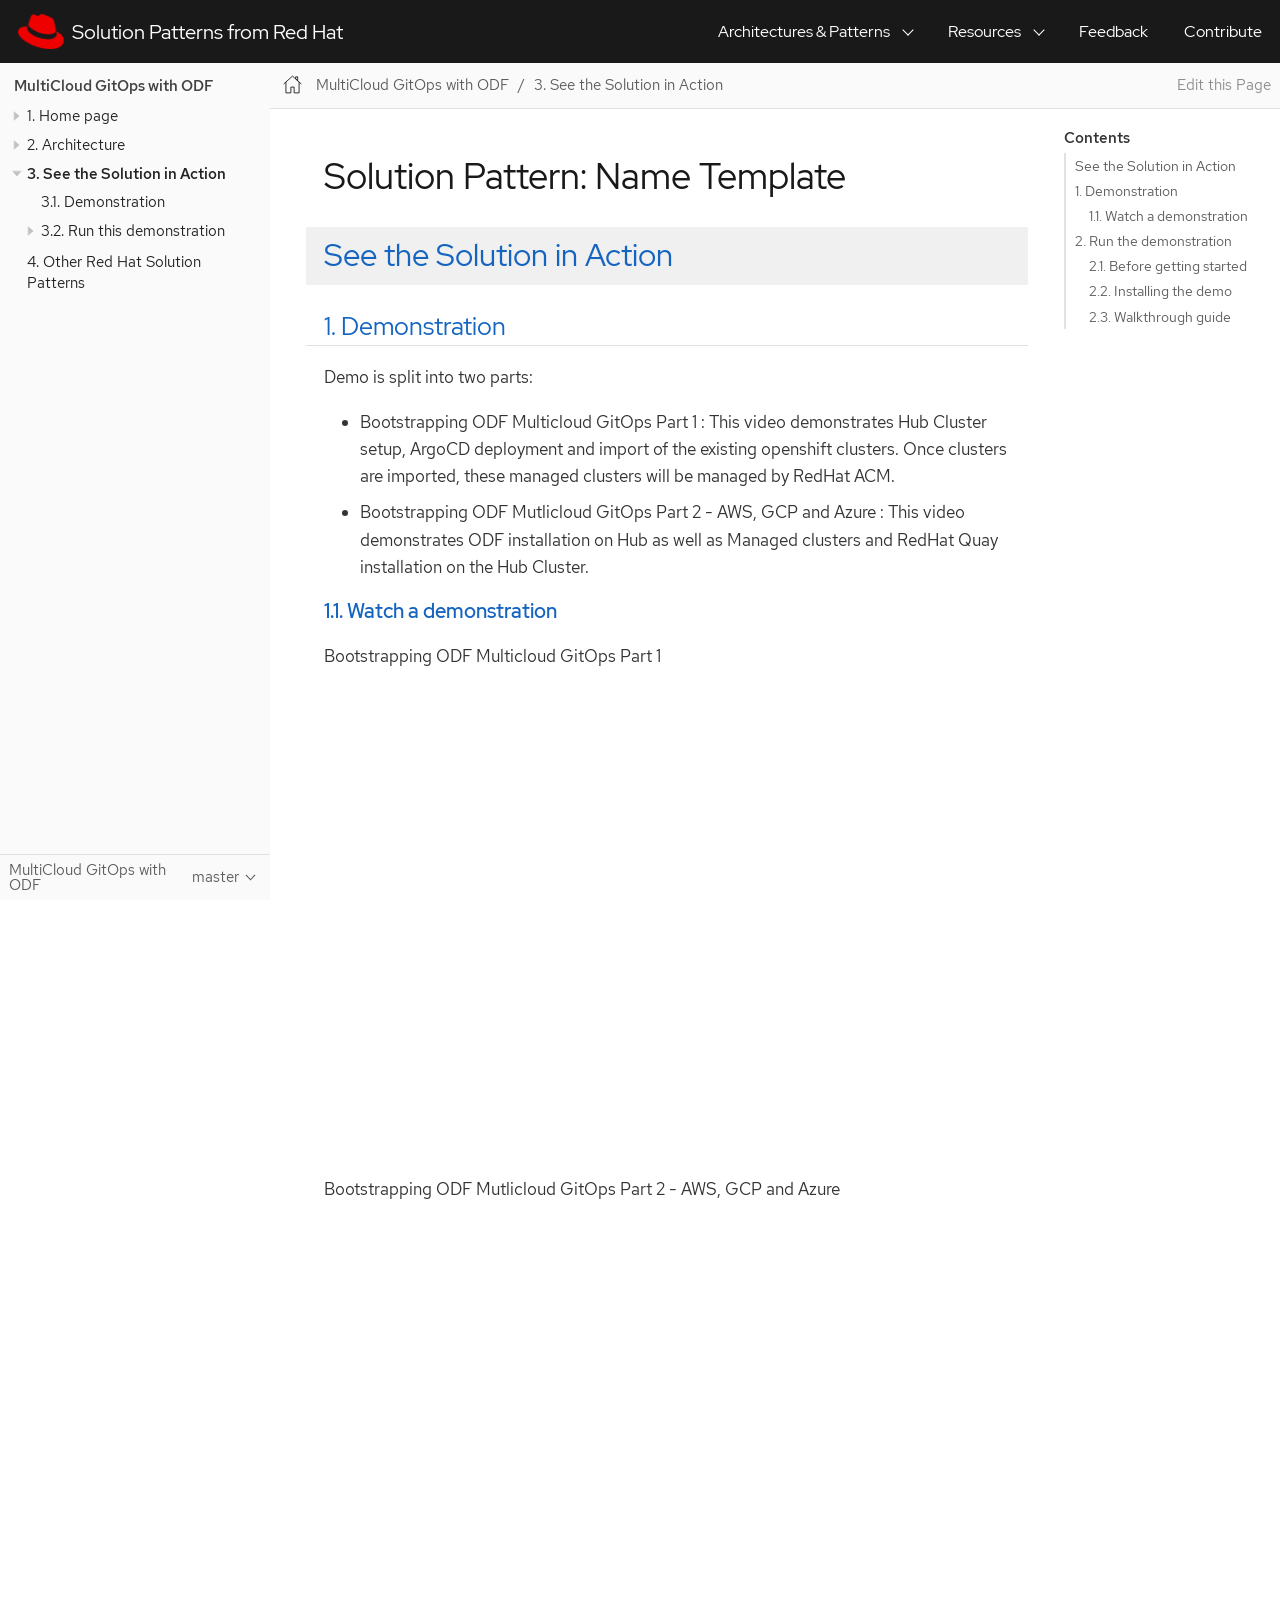
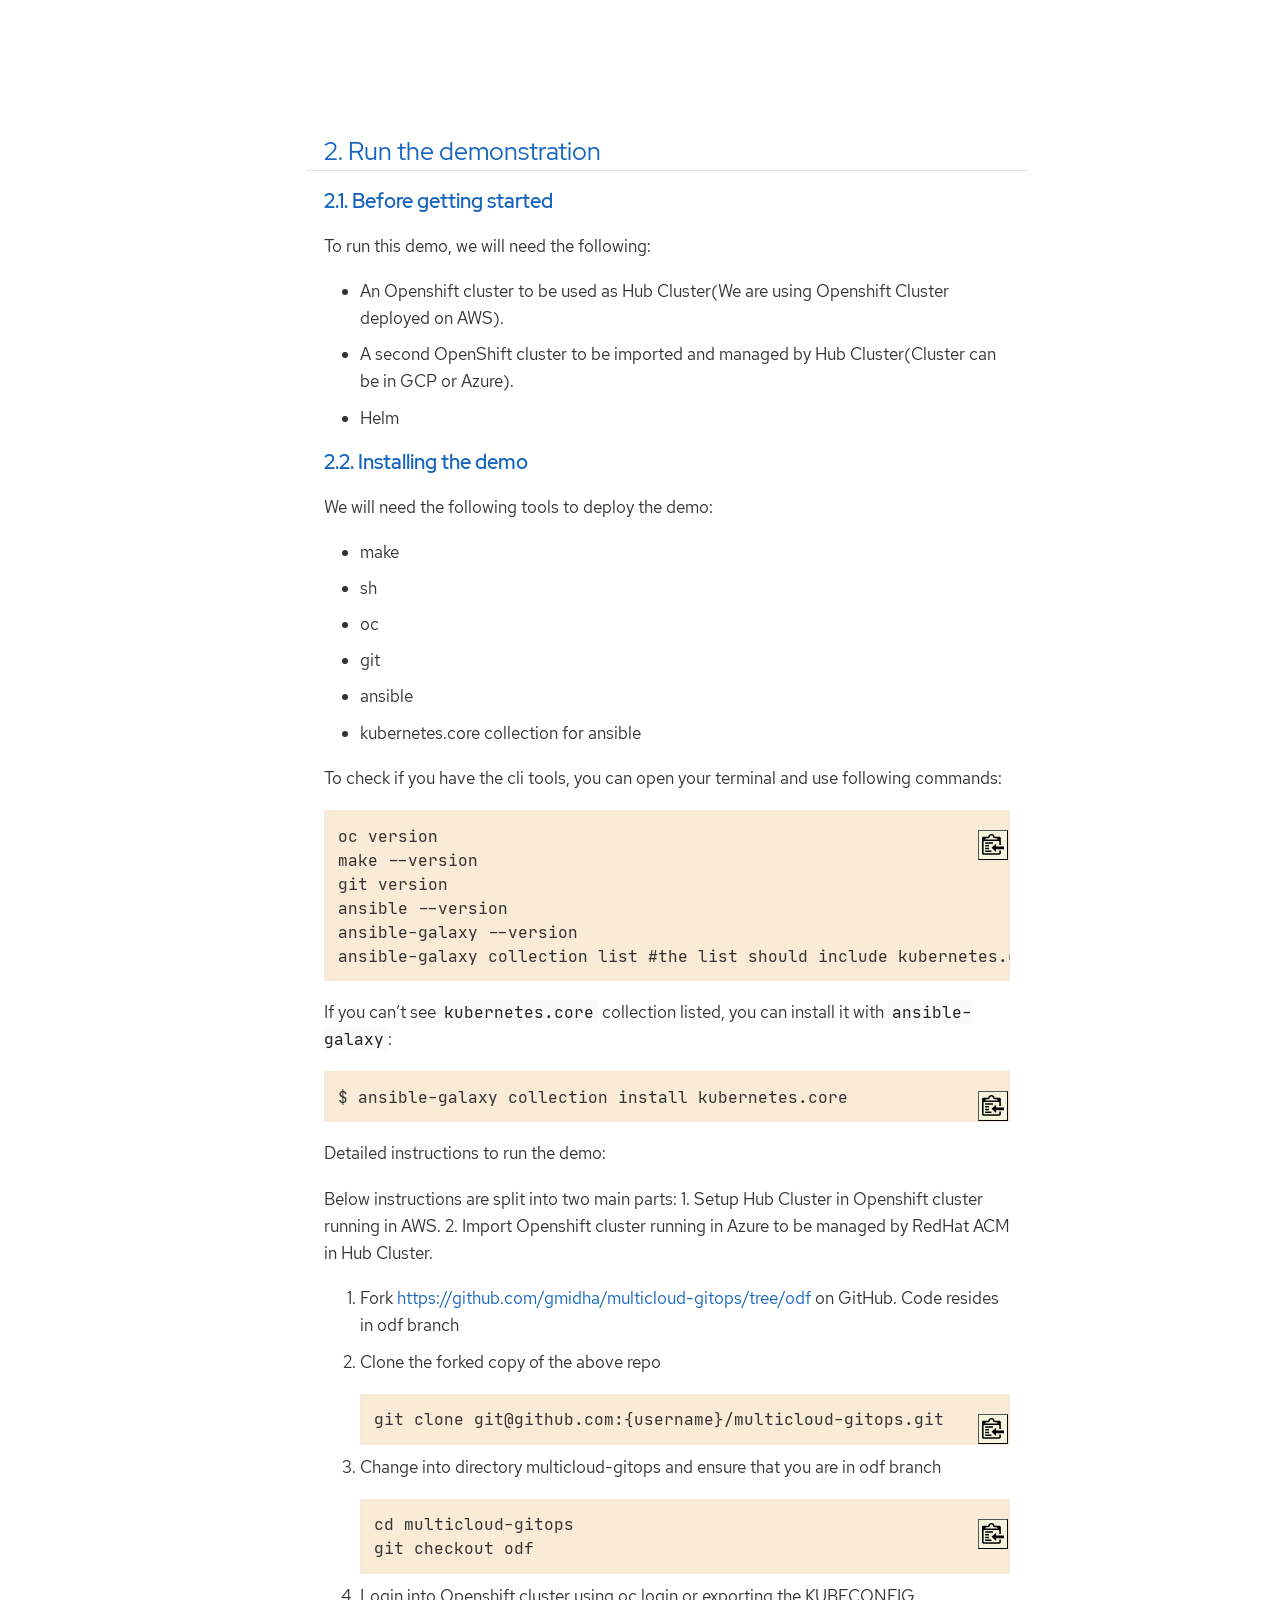
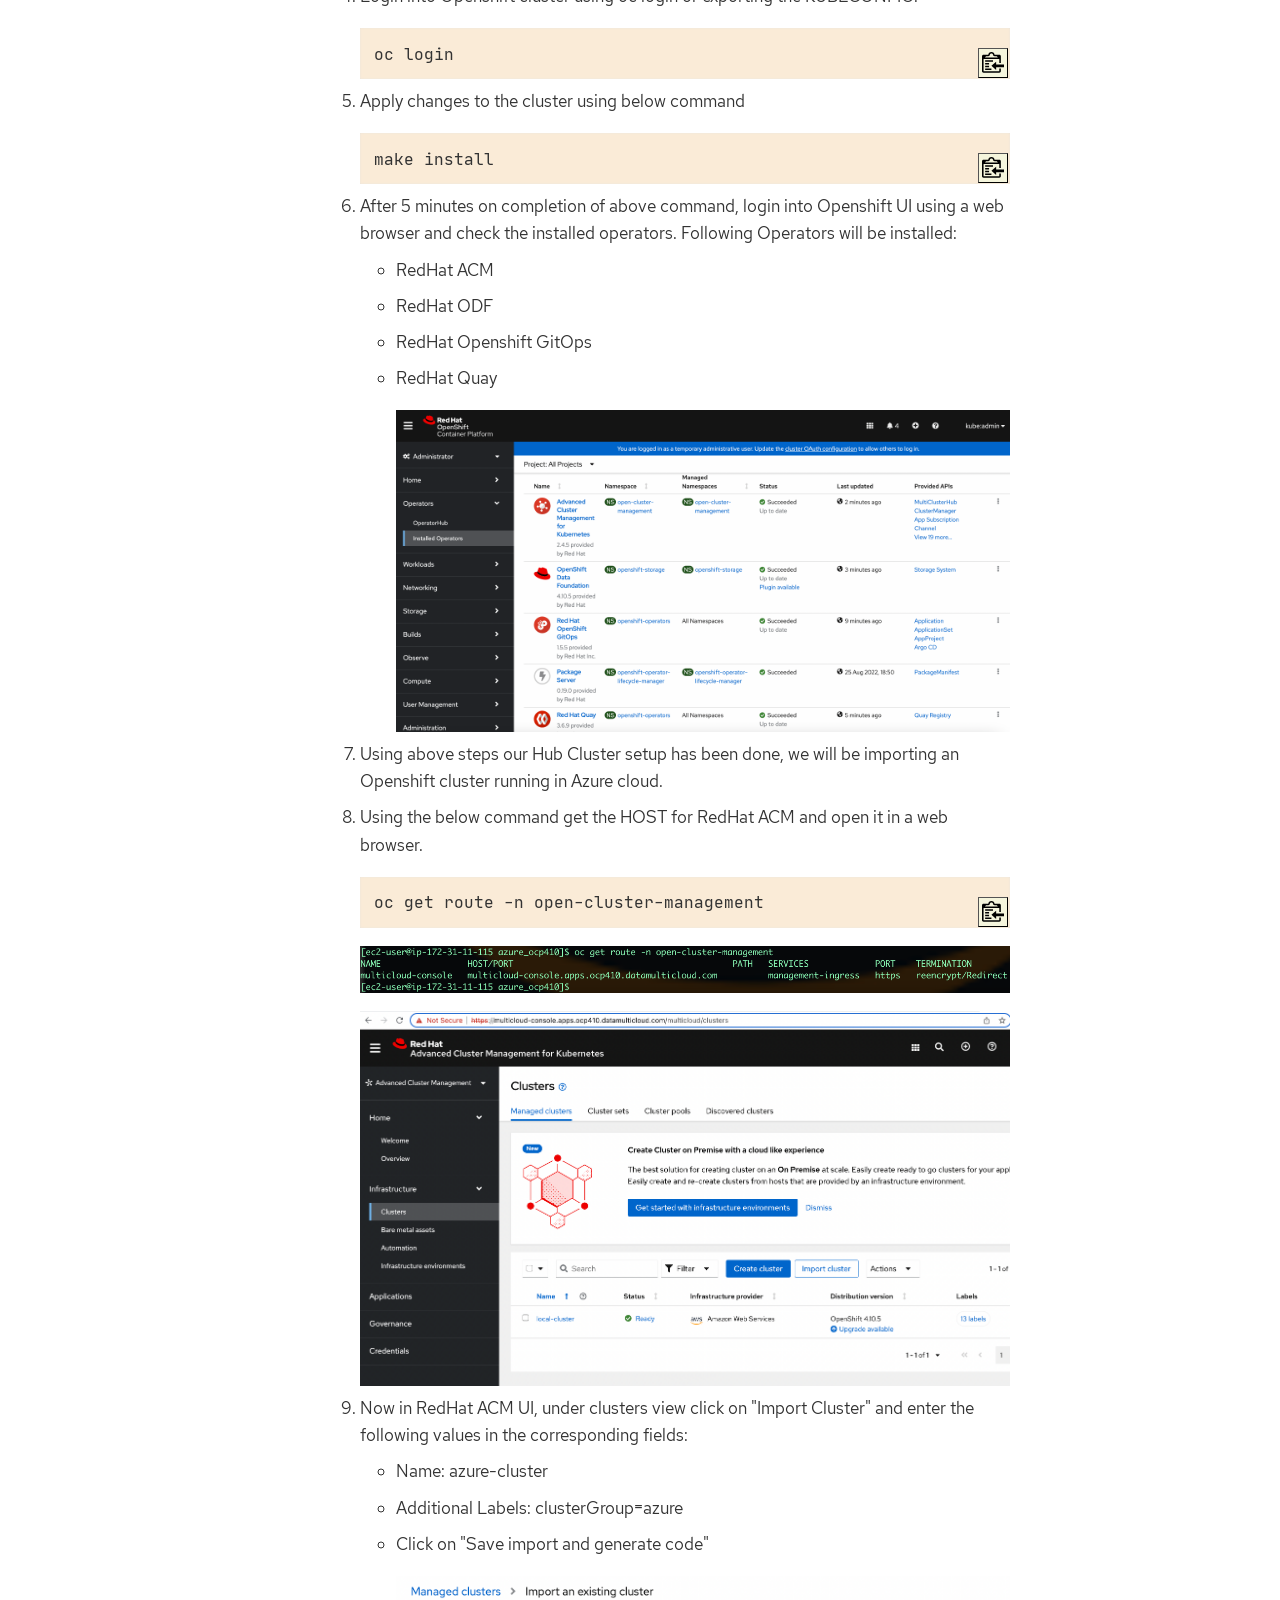
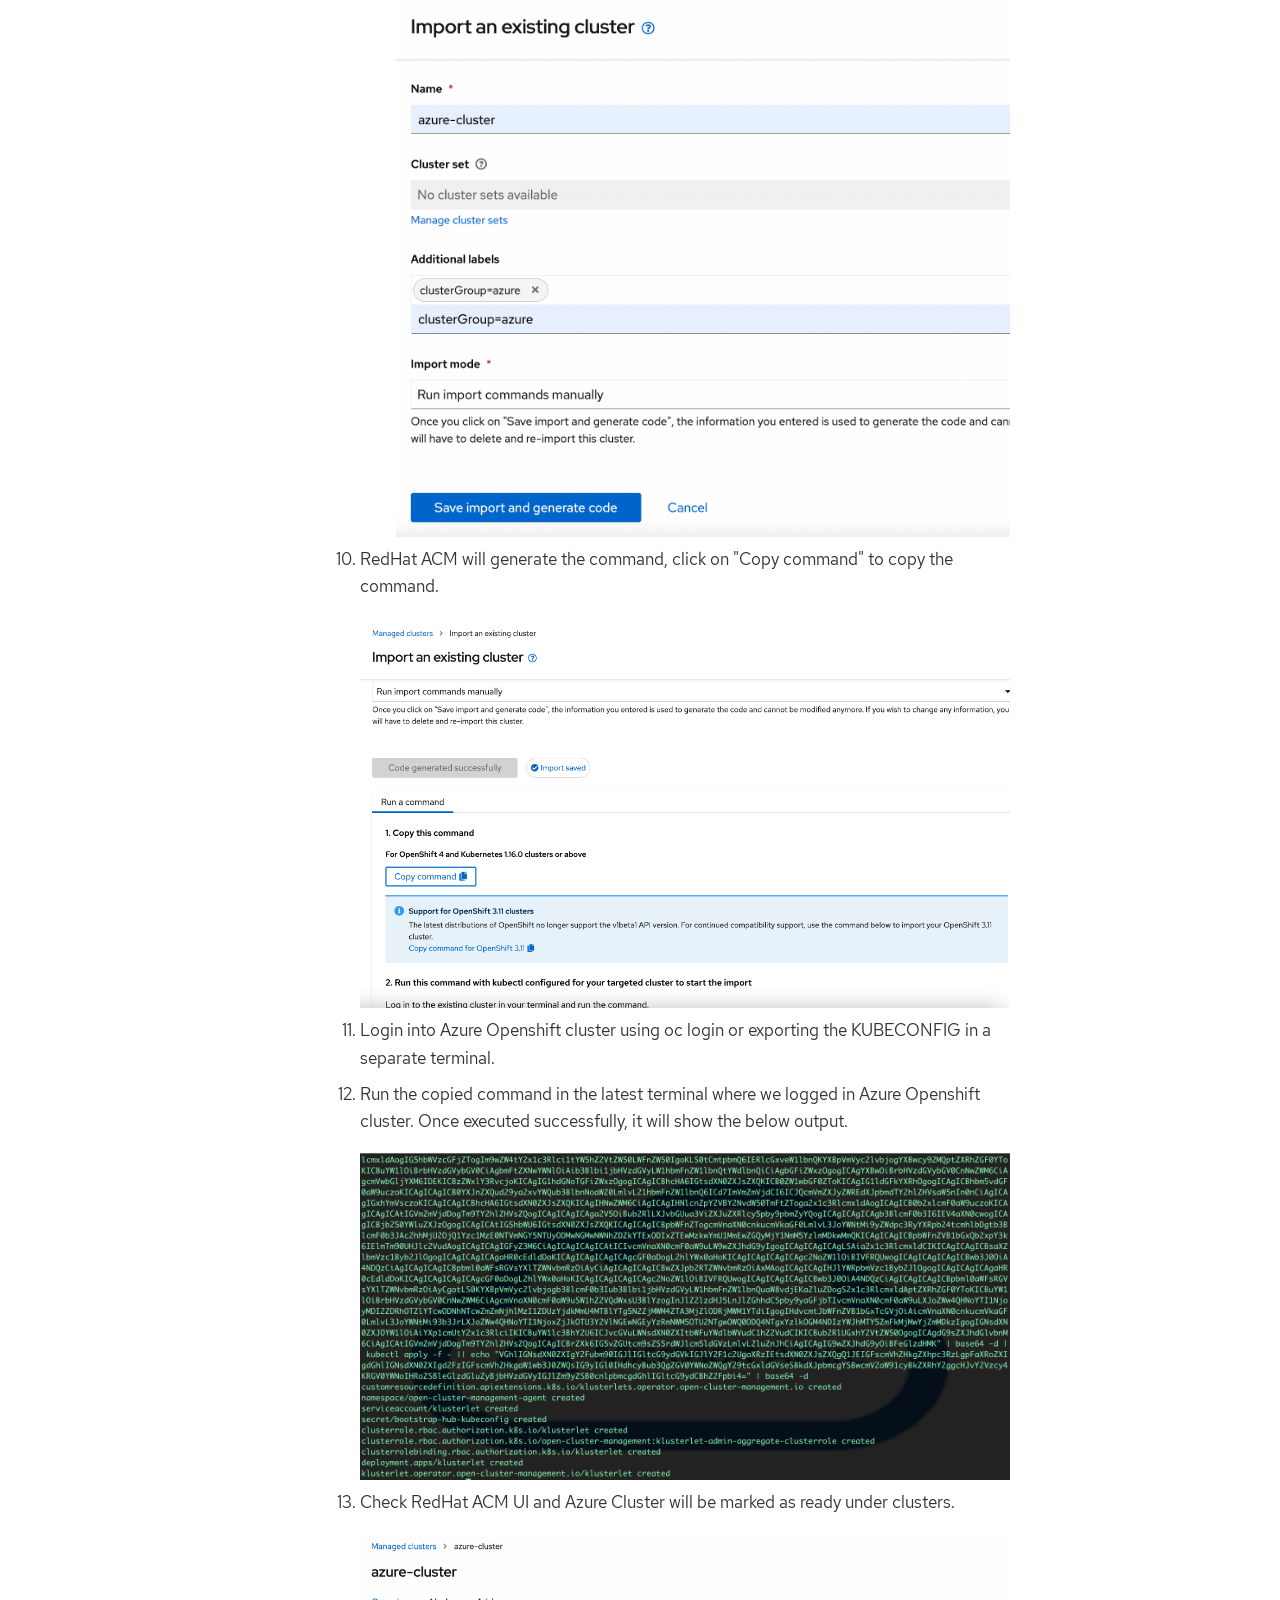
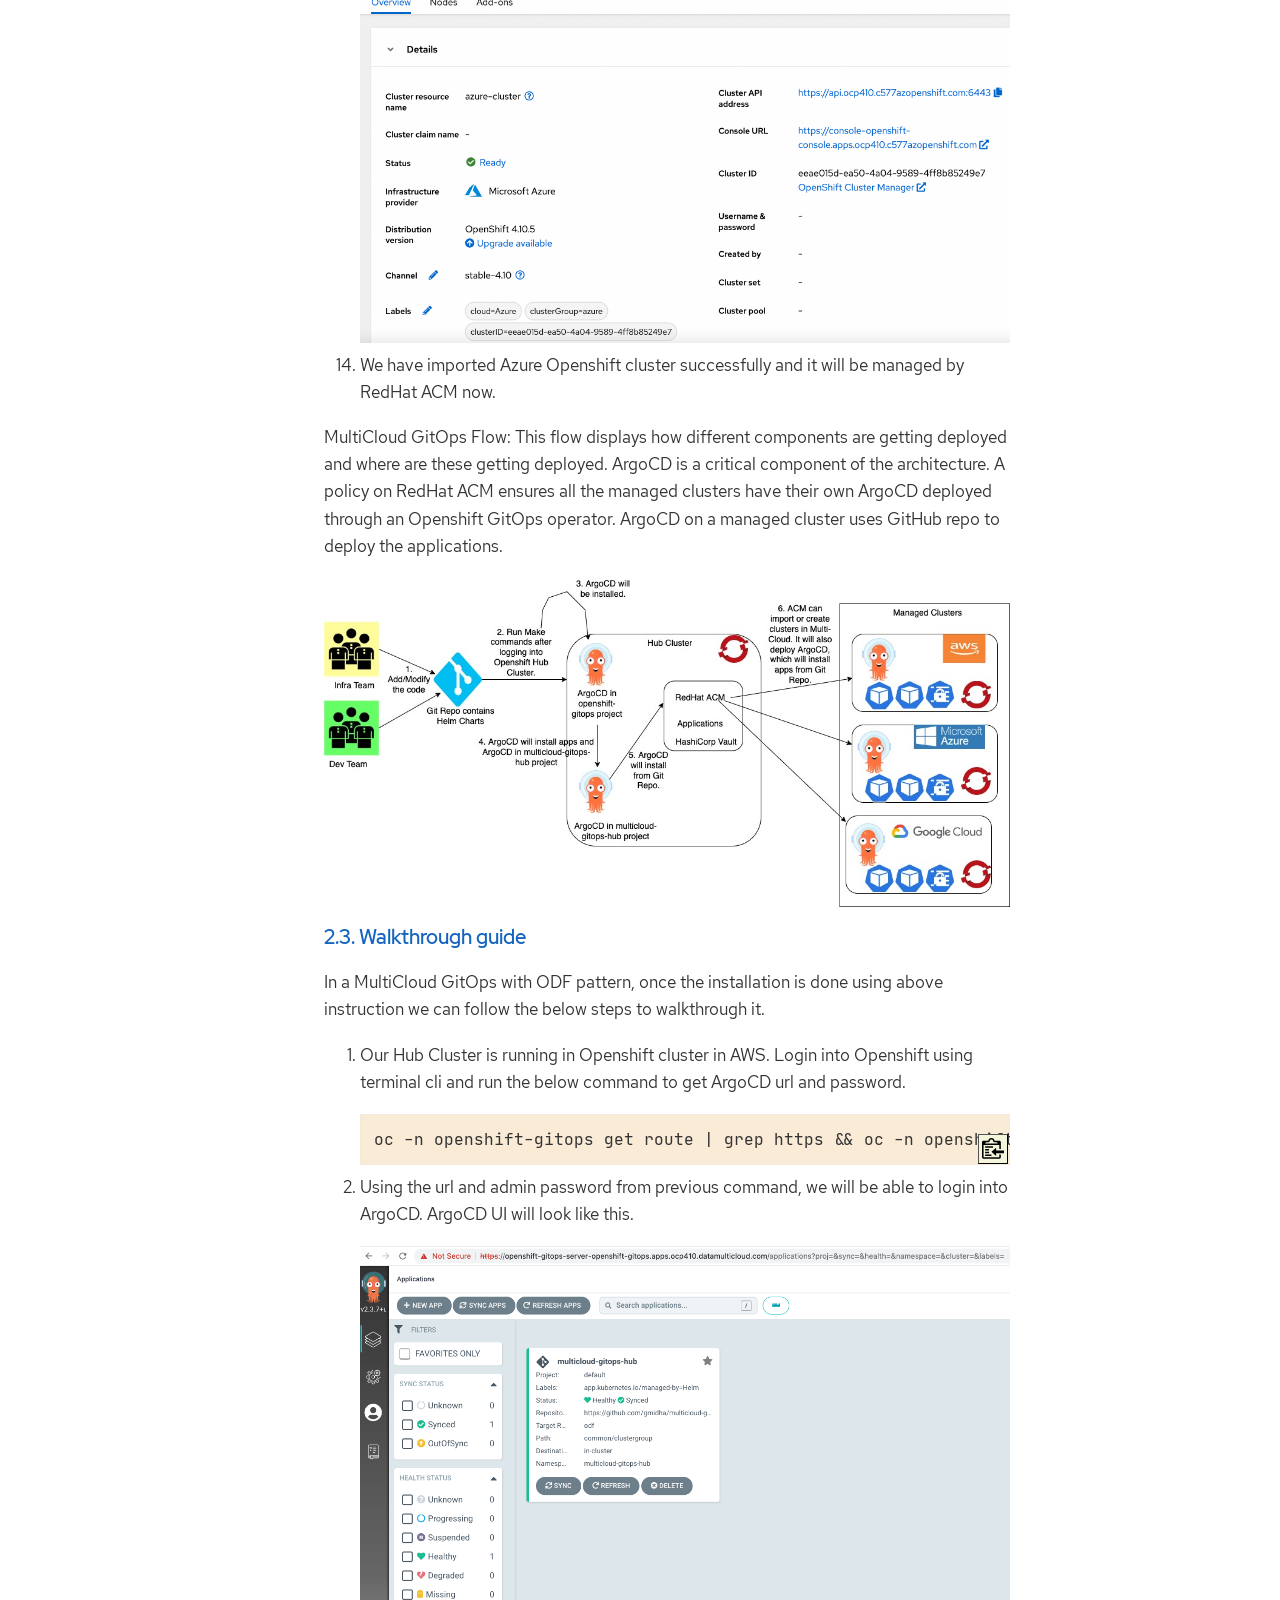
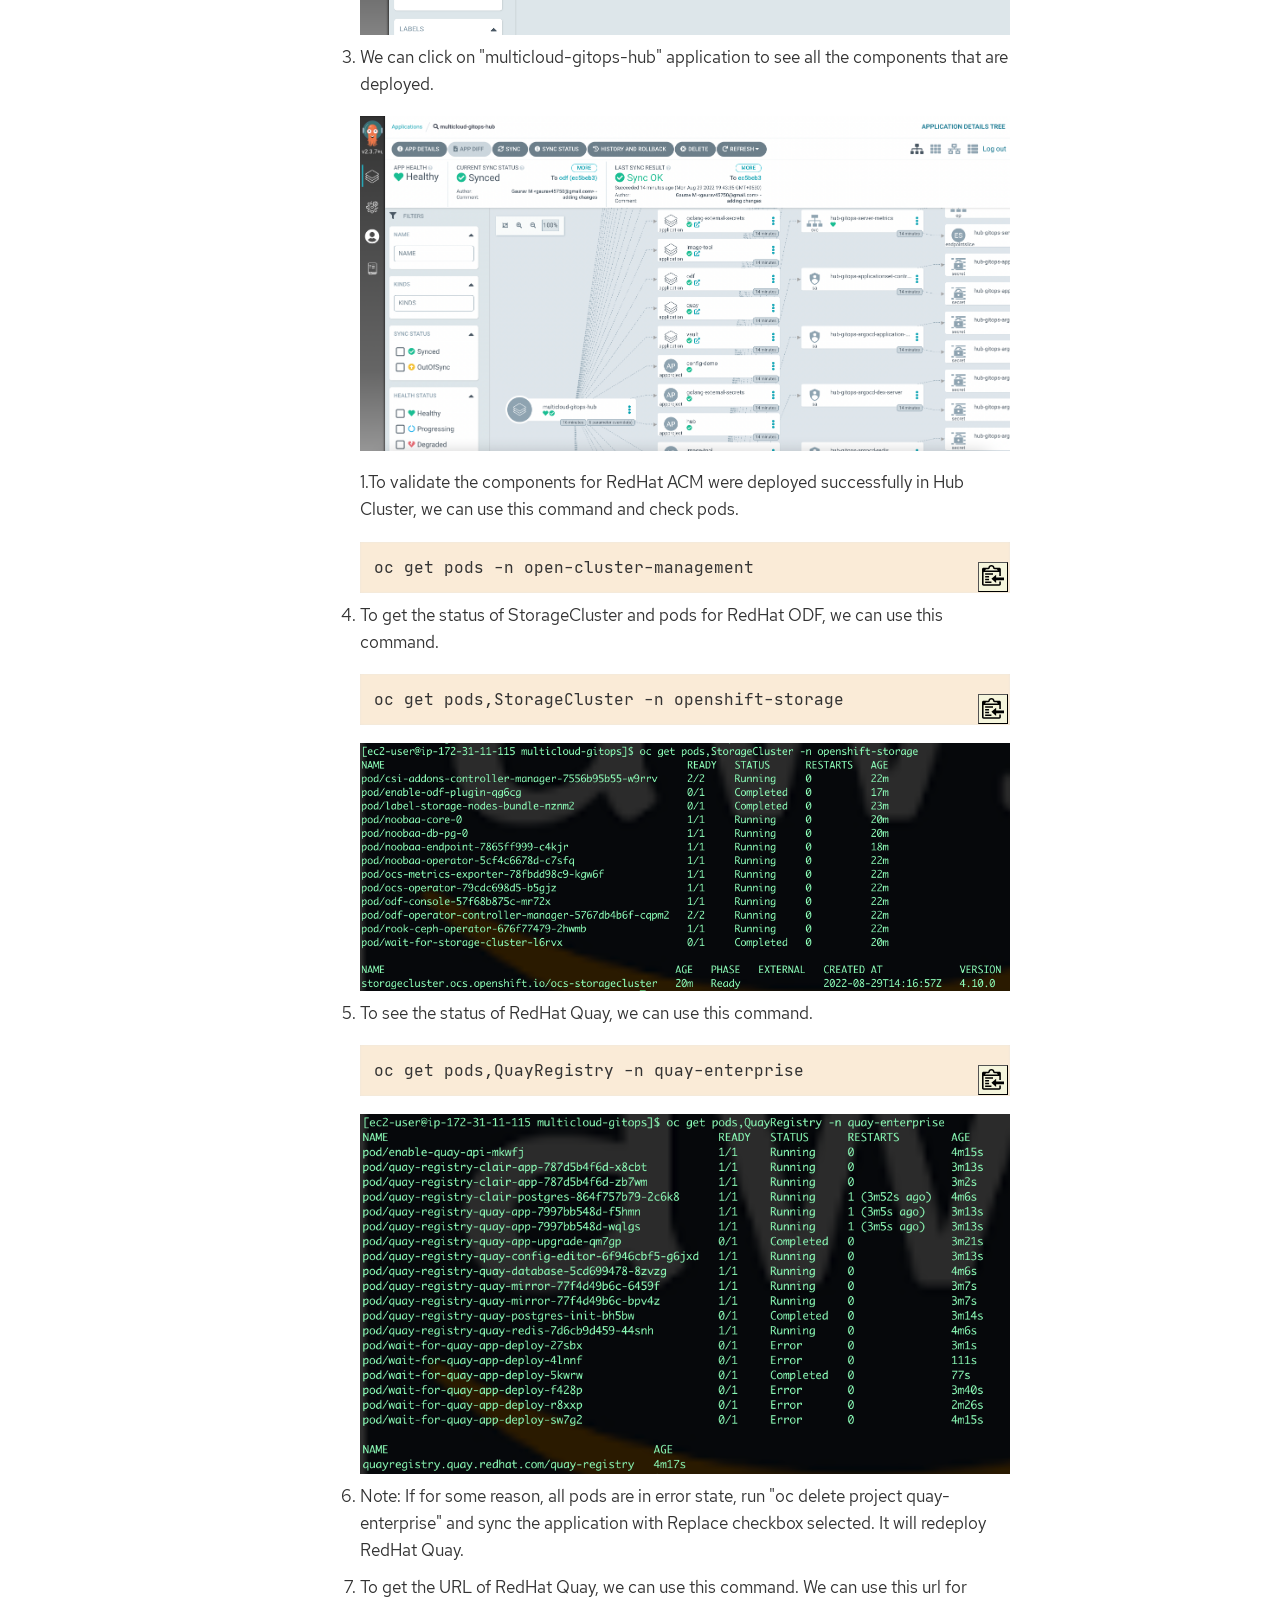
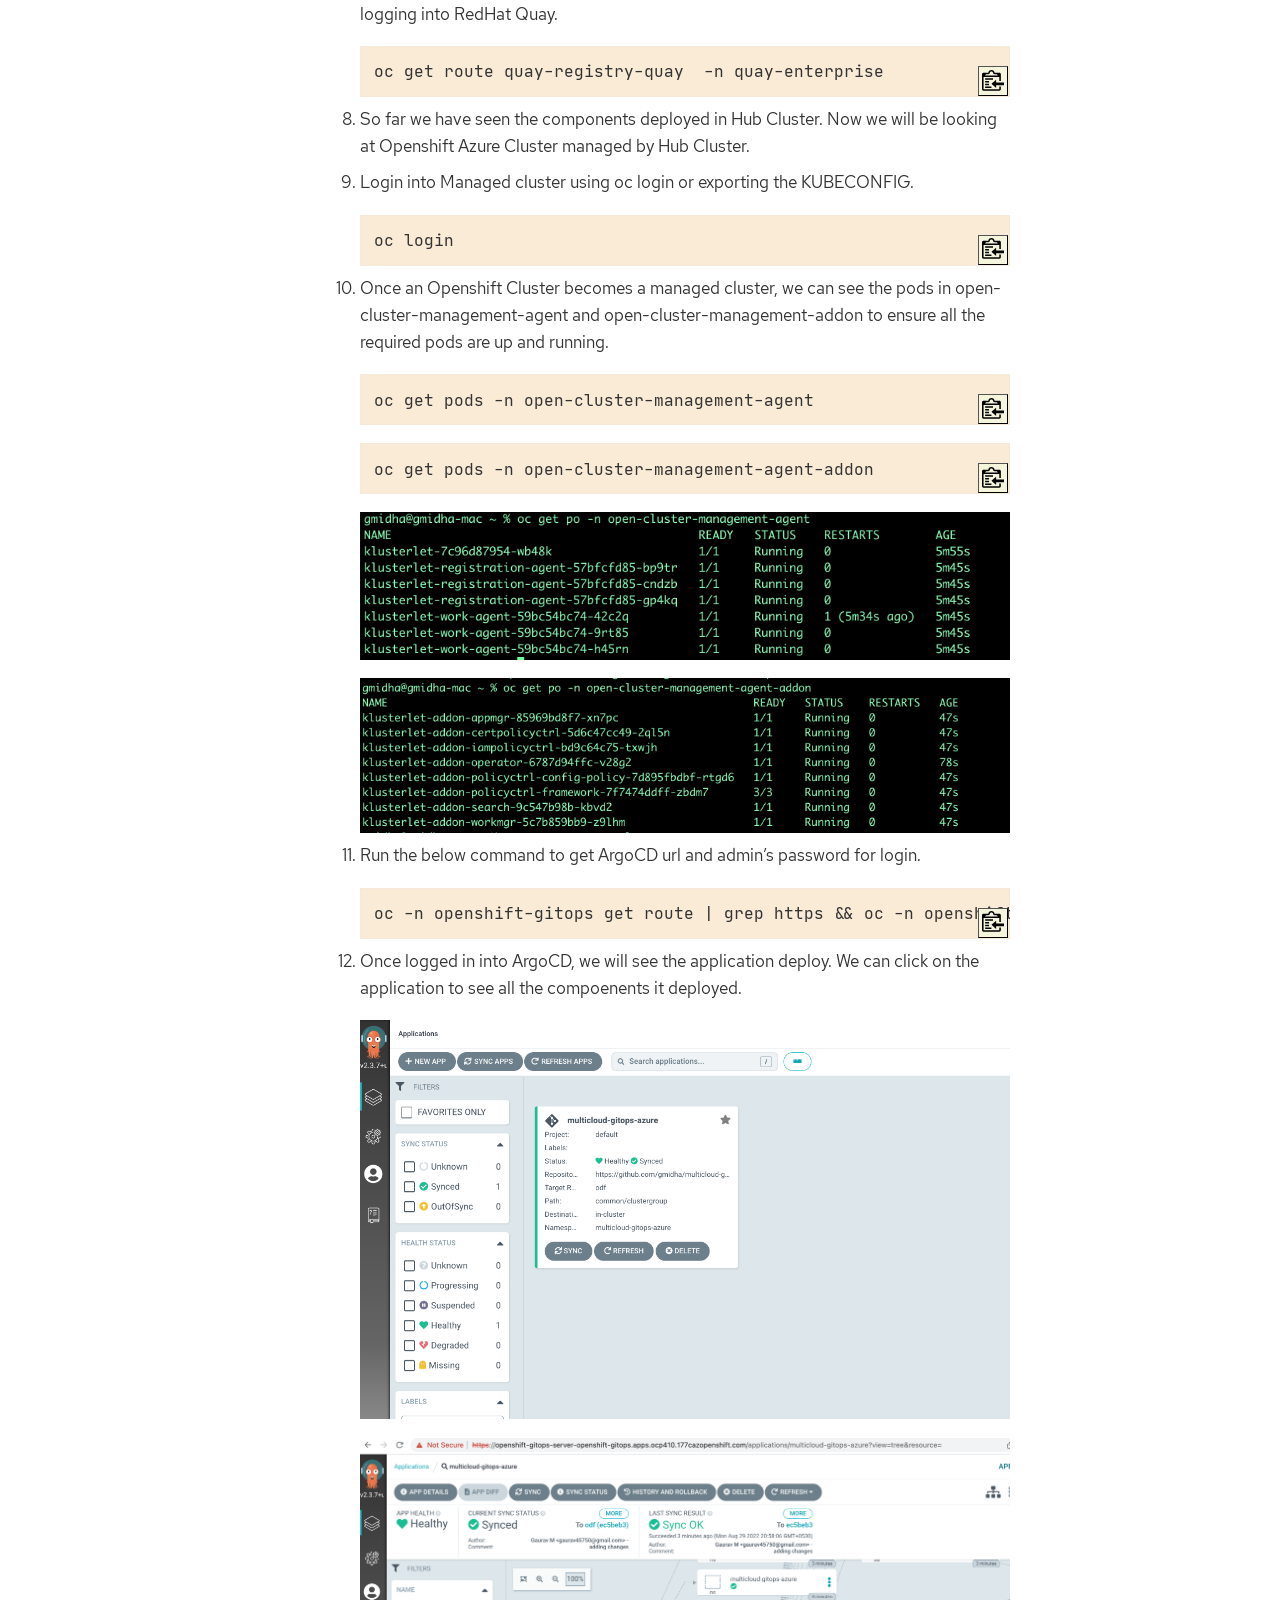
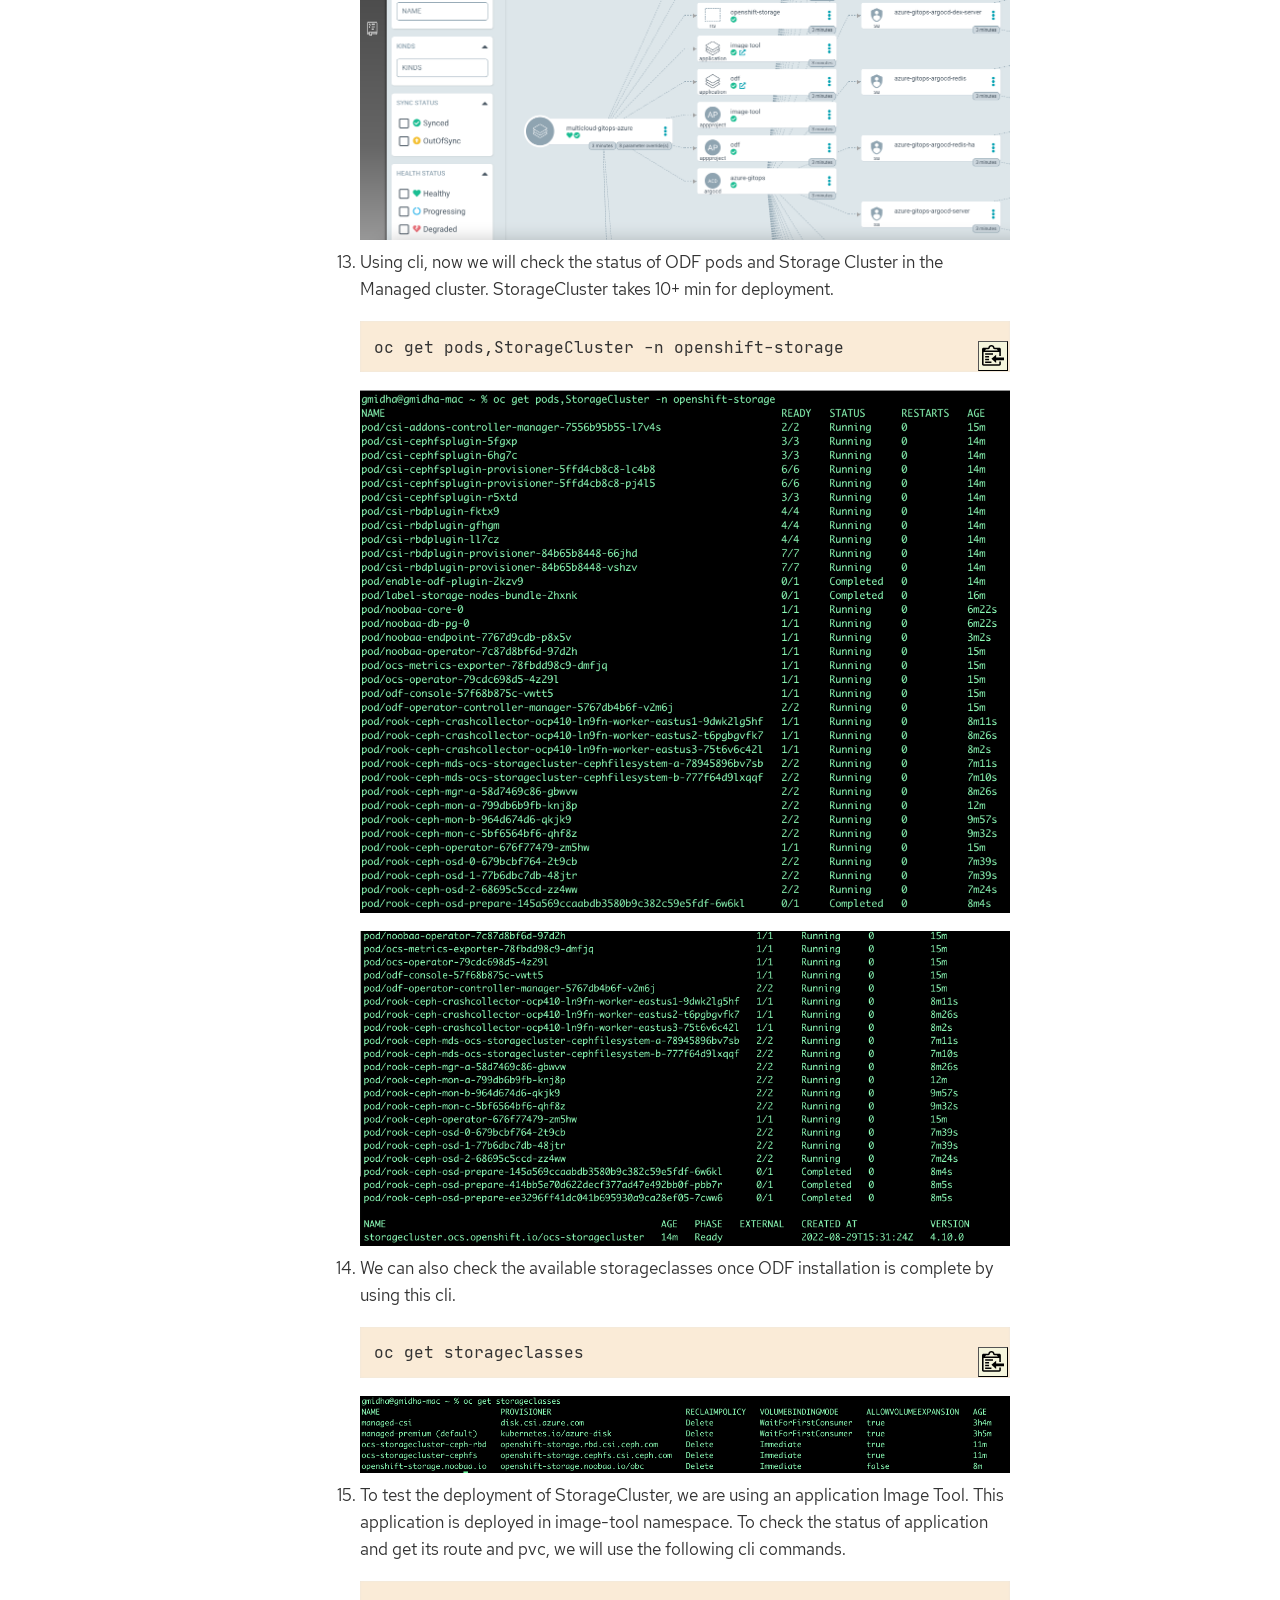
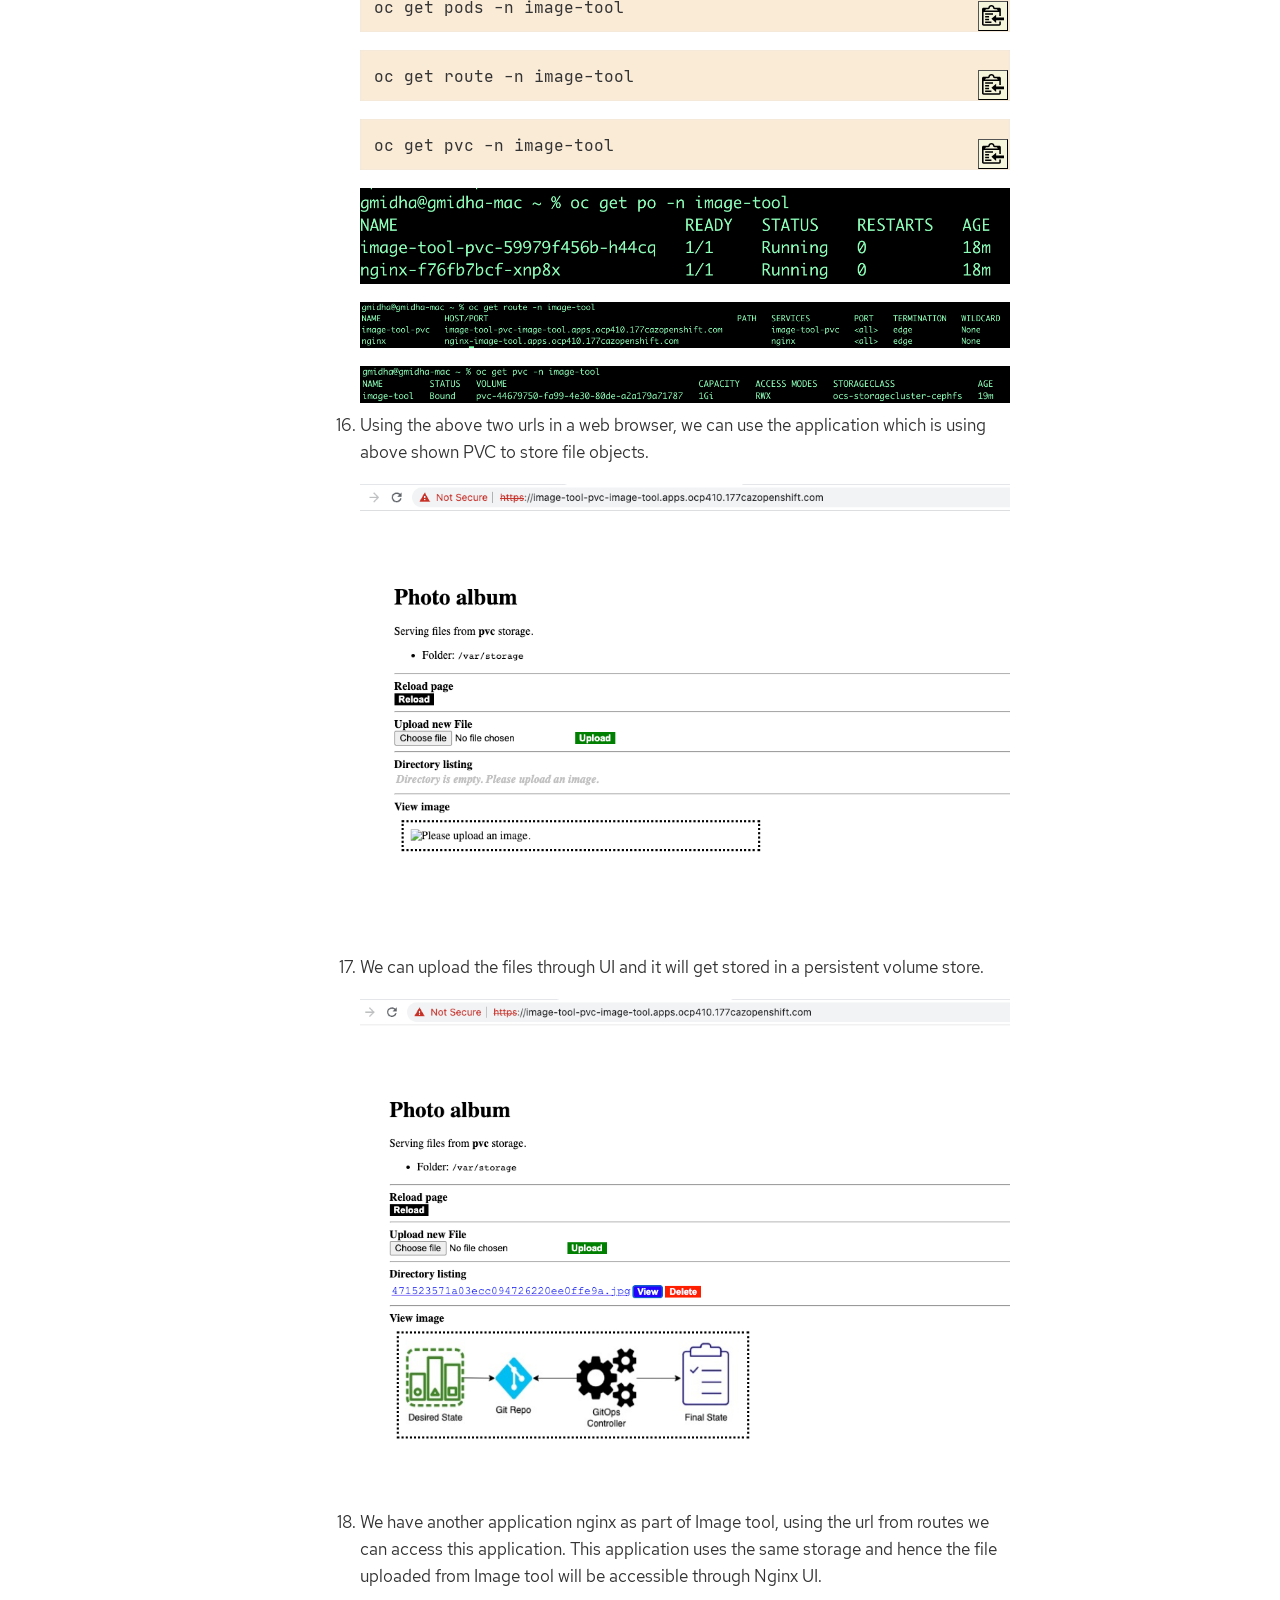
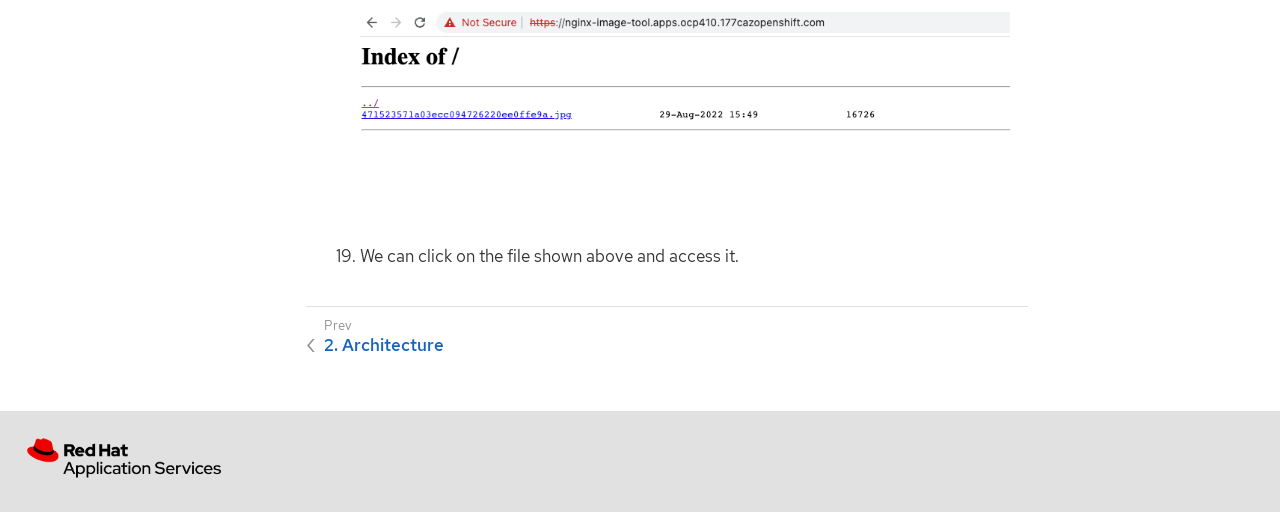
<file: solution-pattern-multicloud-gitops-odf/03-demo.html>
<!DOCTYPE html>
<html lang="en">
  <head>
    <meta charset="utf-8">
    <meta name="viewport" content="width=device-width,initial-scale=1">
    <title>Solution Pattern: Name Template :: Solution Patterns from Red Hat</title>
    <link rel="canonical" href="https://redhat-solution-patterns.github.io/solution-patterns/solution-pattern-multicloud-gitops-odf/03-demo.html">
    <link rel="prev" href="02-architecture.html">
    <meta name="generator" content="Antora 3.0.0">
    <link rel="stylesheet" href="../_/css/site.css">
<link rel="icon" href="../_/img/favicon.ico" type="image/x-icon">
<link rel="stylesheet" href="https://cdnjs.cloudflare.com/ajax/libs/font-awesome/4.7.0/css/font-awesome.min.css">
<script async src="https://www.googletagmanager.com/gtag/js?id=G-JSMWYJ1T9W"></script>
<script>function gtag() { dataLayer.push(arguments) }; window.dataLayer = window.dataLayer || []; gtag('js', new Date()); gtag('config', 'G-JSMWYJ1T9W')</script>
  </head>
  <body class="article">
<header class="header">
  <nav class="navbar">
    <div class="navbar-brand">
      <a class="navbar-item" style="font-size: 20px; color: white"
        href="https://redhat-solution-patterns.github.io/solution-patterns">
        <img src="../_/img/logo.png" height="35px" alt="Solution Patterns">&nbsp; Solution Patterns from Red Hat</a>
      <button class="navbar-burger" data-target="topbar-nav">
        <span></span>
        <span></span>
        <span></span>
      </button>
    </div>
    <div id="topbar-nav" class="navbar-menu">
      <div class="navbar-end">
        <div class="navbar-item has-dropdown is-hoverable">
          <a class="navbar-link" href="#">Architectures &amp; Patterns</a>
          <div class="navbar-dropdown">
            <a class="navbar-item" href="https://www.redhat.com/architect/portfolio/" target="_blank">Portfolio Architecture&nbsp; </a>
            <a class="navbar-item" href="https://redhat-solution-patterns.github.io/solution-patterns/patterns.html"  target="_blank">Solution Patterns </a>
            <a class="navbar-item" href="https://validatedpatterns.io/" target="_blank">Validated Patterns&nbsp;</a>
            <a class="navbar-item" href="https://catalog.redhat.com/solutions" target="_blank">Ecosystem Solutions&nbsp;</a>
          </div>
        </div>

        <div class="navbar-item has-dropdown is-hoverable">
          <a class="navbar-link" href="#">Resources</a>
          <div class="navbar-dropdown">
            <a class="navbar-item" target="_blank" href="https://developers.redhat.com">Red Hat Developers</a>
            <a class="navbar-item" target="_blank" href="https://developers.redhat.com/app-dev-platform">App Dev Platform</a>
            <a class="navbar-item" target="_blank" href="https://www.redhat.com/en/products/application-foundations">Red Hat Application Services</a>
          </div>
        </div>

          <a class="navbar-item" target="_blank" href="https://github.com/redhat-solution-patterns/redhat-solution-patterns.github.io/issues">Feedback</a>
          <a class="navbar-item" target="_blank" href="https://redhat-solution-patterns.github.io/solution-patterns/contributors-guide.html">Contribute</a>

      </div>
    </div>
  </nav>
</header>
<div class="body">
<div class="nav-container" data-component="solution-pattern-multicloud-gitops-odf" data-version="master">
  <aside class="nav">
    <div class="panels">
<div class="nav-panel-menu is-active" data-panel="menu">
  <nav class="nav-menu">
    <h3 class="title"><a href="index.html" class=" query-params-link">MultiCloud GitOps with ODF</a></h3>
<ul class="nav-list">
  <li class="nav-item" data-depth="0">
<ul class="nav-list">
  <li class="nav-item" data-depth="1">
    <button class="nav-item-toggle"></button>
    <a class="nav-link" href="index.html">1. Home page</a>
<ul class="nav-list">
  <li class="nav-item" data-depth="2">
    <a class="nav-link" href="index.html#use-cases">1.1 Use cases</a>
  </li>
  <li class="nav-item" data-depth="2">
    <a class="nav-link" href="01-pattern.html#_the_story_behind_this_solution_pattern">1.2 The story behind this solution pattern</a>
  </li>
  <li class="nav-item" data-depth="2">
    <a class="nav-link" href="01-pattern.html#_the_solution">1.3 The solution</a>
  </li>
</ul>
  </li>
  <li class="nav-item" data-depth="1">
    <button class="nav-item-toggle"></button>
    <a class="nav-link" href="02-architecture.html">2. Architecture</a>
<ul class="nav-list">
  <li class="nav-item" data-depth="2">
    <a class="nav-link" href="02-architecture.html#tech_stack">2.1. Technology stack</a>
  </li>
  <li class="nav-item" data-depth="2">
    <a class="nav-link" href="02-architecture.html#in_depth">2.2. An in-depth look at the solution&#8217;s architecture</a>
  </li>
</ul>
  </li>
  <li class="nav-item is-current-page" data-depth="1">
    <button class="nav-item-toggle"></button>
    <a class="nav-link" href="03-demo.html">3. See the Solution in Action</a>
<ul class="nav-list">
  <li class="nav-item" data-depth="2">
    <a class="nav-link" href="#_demonstration">3.1. Demonstration</a>
  </li>
  <li class="nav-item" data-depth="2">
    <button class="nav-item-toggle"></button>
    <a class="nav-link" href="#_run_the_demonstration">3.2. Run this demonstration</a>
<ul class="nav-list">
  <li class="nav-item" data-depth="3">
    <a class="nav-link" href="#_before_getting_started">3.3. Pre-requisites</a>
  </li>
  <li class="nav-item" data-depth="3">
    <a class="nav-link" href="#_installing_the_demo">3.4. Installing the demo</a>
  </li>
  <li class="nav-item" data-depth="3">
    <a class="nav-link" href="#_walkthrough_guide">3.5. Walkthrough guide</a>
  </li>
</ul>
  </li>
</ul>
  </li>
  <li class="nav-item" data-depth="1">
    <a class="nav-link" href="https://redhat-solution-patterns.github.io/">4. Other Red Hat Solution Patterns</a>
  </li>
</ul>
  </li>
</ul>
  </nav>
</div>
<div class="nav-panel-explore" data-panel="explore">
  <div class="context">
    <span class="title">MultiCloud GitOps with ODF</span>
    <span class="version">master</span>
  </div>
  <ul class="components">
    <li class="component is-current">
      <span class="title">MultiCloud GitOps with ODF</span>
      <ul class="versions">
        <li class="version is-current">
          <a href="index.html">master</a>
        </li>
      </ul>
    </li>
  </ul>
</div>
    </div>
  </aside>
</div>
<main class="article">
<div class="toolbar" role="navigation">
<button class="nav-toggle"></button>
  <a href="index.html" class="home-link"></a>
<nav class="breadcrumbs" aria-label="breadcrumbs">
  <ul>
    <li><a href="index.html">MultiCloud GitOps with ODF</a></li>
    <li><a href="03-demo.html">3. See the Solution in Action</a></li>
  </ul>
</nav>
  <div class="edit-this-page"><a href="https://github.com/redhat-solution-patterns/solution-pattern-multicloud-gitops-odf/edit/main/documentation/modules/ROOT/pages/03-demo.adoc">Edit this Page</a></div>
  </div>
  <div class="content">
<article class="doc">
<h1 class="page">Solution Pattern: Name Template</h1>
<h1 id="_see_the_solution_in_action" class="sect0"><a class="anchor" href="#_see_the_solution_in_action"></a><a class="link" href="#_see_the_solution_in_action">See the Solution in Action</a></h1>
<div class="sect1">
<h2 id="_demonstration"><a class="anchor" href="#_demonstration"></a><a class="link" href="#_demonstration">1. Demonstration</a></h2>
<div class="sectionbody">
<div class="paragraph">
<p>Demo is split into two parts:</p>
</div>
<div class="ulist">
<ul>
<li>
<p>Bootstrapping ODF Multicloud GitOps Part 1 : This video demonstrates Hub Cluster setup, ArgoCD deployment and import of the existing openshift clusters. Once clusters are imported, these managed clusters will be managed by RedHat ACM.</p>
</li>
<li>
<p>Bootstrapping ODF Mutlicloud GitOps Part 2 - AWS, GCP and Azure : This video demonstrates ODF installation on Hub as well as Managed clusters and RedHat Quay installation on the Hub Cluster.</p>
</li>
</ul>
</div>
<div class="sect2">
<h3 id="demo-video"><a class="anchor" href="#demo-video"></a><a class="link" href="#demo-video">1.1. Watch a demonstration</a></h3>
<div class="paragraph">
<p>Bootstrapping ODF Multicloud GitOps Part 1</p>
</div>
<div class="videoblock">
<div class="content">
<iframe width="800" height="480" src="https://www.youtube.com/embed/vLgpsfsA-9k?rel=0" frameborder="0" allowfullscreen></iframe>
</div>
</div>
<div class="paragraph">
<p>Bootstrapping ODF Mutlicloud GitOps Part 2 - AWS, GCP and Azure</p>
</div>
<div class="videoblock">
<div class="content">
<iframe width="800" height="480" src="https://www.youtube.com/embed/Tl0-3Xqgu84?rel=0" frameborder="0" allowfullscreen></iframe>
</div>
</div>
</div>
</div>
</div>
<div class="sect1">
<h2 id="_run_the_demonstration"><a class="anchor" href="#_run_the_demonstration"></a><a class="link" href="#_run_the_demonstration">2. Run the demonstration</a></h2>
<div class="sectionbody">
<div class="sect2">
<h3 id="_before_getting_started"><a class="anchor" href="#_before_getting_started"></a><a class="link" href="#_before_getting_started">2.1. Before getting started</a></h3>
<div class="paragraph">
<p>To run this demo, we will need the following:</p>
</div>
<div class="ulist">
<ul>
<li>
<p>An Openshift cluster to be used as Hub Cluster(We are using Openshift Cluster deployed on AWS).</p>
</li>
<li>
<p>A second OpenShift cluster to be imported and managed by Hub Cluster(Cluster can be in GCP or Azure).</p>
</li>
<li>
<p>Helm</p>
</li>
</ul>
</div>
</div>
<div class="sect2">
<h3 id="_installing_the_demo"><a class="anchor" href="#_installing_the_demo"></a><a class="link" href="#_installing_the_demo">2.2. Installing the demo</a></h3>
<div class="paragraph">
<p>We will need the following tools to deploy the demo:</p>
</div>
<div class="ulist">
<ul>
<li>
<p>make</p>
</li>
<li>
<p>sh</p>
</li>
<li>
<p>oc</p>
</li>
<li>
<p>git</p>
</li>
<li>
<p>ansible</p>
</li>
<li>
<p>kubernetes.core collection for ansible</p>
</li>
</ul>
</div>
<div class="paragraph">
<p>To check if you have the cli tools, you can open your terminal and use following commands:</p>
</div>
<div class="listingblock console-input">
<div class="content">
<pre class="highlightjs highlight"><code class="language-none hljs">oc version
make --version
git version
ansible --version
ansible-galaxy --version
ansible-galaxy collection list #the list should include kubernetes.core</code></pre>
</div>
</div>
<div class="paragraph">
<p>If you can&#8217;t see <code>kubernetes.core</code> collection listed, you can install it with <code>ansible-galaxy</code>:</p>
</div>
<div class="listingblock console-input">
<div class="content">
<pre class="highlightjs highlight"><code class="language-none hljs">$ ansible-galaxy collection install kubernetes.core</code></pre>
</div>
</div>
<div class="paragraph">
<p>Detailed instructions to run the demo:</p>
</div>
<div class="paragraph">
<p>Below instructions are split into two main parts: 1. Setup Hub Cluster in Openshift cluster running in AWS. 2. Import Openshift cluster running in Azure to be managed by RedHat ACM in Hub Cluster.</p>
</div>
<div class="olist arabic">
<ol class="arabic">
<li>
<p>Fork <a href="https://github.com/gmidha/multicloud-gitops/tree/odf" class="bare">https://github.com/gmidha/multicloud-gitops/tree/odf</a> on GitHub. Code resides in odf branch</p>
</li>
<li>
<p>Clone the forked copy of the above repo</p>
<div class="listingblock console-input">
<div class="content">
<pre class="highlightjs highlight"><code class="language-none hljs">git clone git@github.com:{username}/multicloud-gitops.git</code></pre>
</div>
</div>
</li>
<li>
<p>Change into directory multicloud-gitops and ensure that you are in odf branch</p>
<div class="listingblock console-input">
<div class="content">
<pre class="highlightjs highlight"><code class="language-none hljs">cd multicloud-gitops
git checkout odf</code></pre>
</div>
</div>
</li>
<li>
<p>Login into Openshift cluster using oc login or exporting the KUBECONFIG.</p>
<div class="listingblock console-input">
<div class="content">
<pre class="highlightjs highlight"><code class="language-none hljs">oc login</code></pre>
</div>
</div>
</li>
<li>
<p>Apply changes to the cluster using below command</p>
<div class="listingblock console-input">
<div class="content">
<pre class="highlightjs highlight"><code class="language-none hljs">make install</code></pre>
</div>
</div>
</li>
<li>
<p>After 5 minutes on completion of above command, login into Openshift UI using a web browser and check the installed operators. Following Operators will be installed:</p>
<div class="ulist">
<ul>
<li>
<p>RedHat ACM</p>
</li>
<li>
<p>RedHat ODF</p>
</li>
<li>
<p>RedHat Openshift GitOps</p>
</li>
<li>
<p>RedHat Quay</p>
<div class="imageblock">
<div class="content">
<a class="image" href="Operators.png" target="_blank" rel="noopener"><img src="_images/Operators.png" alt="Operators" width="100%"></a>
</div>
</div>
</li>
</ul>
</div>
</li>
<li>
<p>Using above steps our Hub Cluster setup has been done, we will be importing an Openshift cluster running in Azure cloud.</p>
</li>
<li>
<p>Using the below command get the HOST for RedHat ACM and open it in a web browser.</p>
<div class="listingblock console-input">
<div class="content">
<pre class="highlightjs highlight"><code class="language-none hljs">oc get route -n open-cluster-management</code></pre>
</div>
</div>
<div class="imageblock">
<div class="content">
<a class="image" href="RHACM_Host.png" target="_blank" rel="noopener"><img src="_images/RHACM_Host.png" alt="RHACM Host" width="100%"></a>
</div>
</div>
<div class="imageblock">
<div class="content">
<a class="image" href="RHACM_UI.png" target="_blank" rel="noopener"><img src="_images/RHACM_UI.png" alt="RHACM UI" width="100%"></a>
</div>
</div>
</li>
<li>
<p>Now in RedHat ACM UI, under clusters view click on "Import Cluster" and enter the following values in the corresponding fields:</p>
<div class="ulist">
<ul>
<li>
<p>Name: azure-cluster</p>
</li>
<li>
<p>Additional Labels: clusterGroup=azure</p>
</li>
<li>
<p>Click on "Save import and generate code"</p>
<div class="imageblock">
<div class="content">
<a class="image" href="RHACM_Import.png" target="_blank" rel="noopener"><img src="_images/RHACM_Import.png" alt="RHACM Import" width="100%"></a>
</div>
</div>
</li>
</ul>
</div>
</li>
<li>
<p>RedHat ACM will generate the command, click on "Copy command" to copy the command.</p>
<div class="imageblock">
<div class="content">
<a class="image" href="RHACM_Copy.png" target="_blank" rel="noopener"><img src="_images/RHACM_Copy.png" alt="RHACM Copy" width="100%"></a>
</div>
</div>
</li>
<li>
<p>Login into Azure Openshift cluster using oc login or exporting the KUBECONFIG in a separate terminal.</p>
</li>
<li>
<p>Run the copied command in the latest terminal where we logged in Azure Openshift cluster. Once executed successfully, it will show the below output.</p>
<div class="imageblock">
<div class="content">
<a class="image" href="Azure_cli.png" target="_blank" rel="noopener"><img src="_images/Azure_cli.png" alt="Azure cli" width="100%"></a>
</div>
</div>
</li>
<li>
<p>Check RedHat ACM UI and Azure Cluster will be marked as ready under clusters.</p>
<div class="imageblock">
<div class="content">
<a class="image" href="Azure_Imported.png" target="_blank" rel="noopener"><img src="_images/Azure_Imported.png" alt="Azure Imported" width="100%"></a>
</div>
</div>
</li>
<li>
<p>We have imported Azure Openshift cluster successfully and it will be managed by RedHat ACM now.</p>
</li>
</ol>
</div>
<div class="paragraph">
<p>MultiCloud GitOps Flow:
This flow displays how different components are getting deployed and where are these getting deployed. ArgoCD is a critical component of the architecture. A policy on RedHat ACM ensures all the managed clusters have their own ArgoCD deployed through an Openshift GitOps operator. ArgoCD on a managed cluster uses GitHub repo to deploy the applications.</p>
</div>
<div class="imageblock">
<div class="content">
<a class="image" href="MultiCloudGitOpsflow_1.jpg" target="_blank" rel="noopener"><img src="_images/MultiCloudGitOpsflow_1.jpg" alt="MultiCloudGitOpsflow 1" width="100%"></a>
</div>
</div>
</div>
<div class="sect2">
<h3 id="_walkthrough_guide"><a class="anchor" href="#_walkthrough_guide"></a><a class="link" href="#_walkthrough_guide">2.3. Walkthrough guide</a></h3>
<div class="paragraph">
<p>In a MultiCloud GitOps with ODF pattern, once the installation is done using above instruction we can follow the below steps to walkthrough it.</p>
</div>
<div class="olist arabic">
<ol class="arabic">
<li>
<p>Our Hub Cluster is running in Openshift cluster in AWS. Login into Openshift using terminal cli and run the below command to get ArgoCD url and password.</p>
<div class="listingblock console-input">
<div class="content">
<pre class="highlightjs highlight"><code class="language-none hljs">oc -n openshift-gitops get route | grep https &amp;&amp; oc -n openshift-gitops extract secrets/openshift-gitops-cluster --to=-</code></pre>
</div>
</div>
</li>
<li>
<p>Using the url and admin password from previous command, we will be able to login into ArgoCD. ArgoCD UI will look like this.</p>
<div class="imageblock">
<div class="content">
<a class="image" href="Hub_ArgoCD_UI.png" target="_blank" rel="noopener"><img src="_images/Hub_ArgoCD_UI.png" alt="Hub ArgoCD UI" width="100%"></a>
</div>
</div>
</li>
<li>
<p>We can click on "multicloud-gitops-hub" application to see all the components that are deployed.</p>
<div class="imageblock">
<div class="content">
<a class="image" href="Hub_ArgoCD_Tree.png" target="_blank" rel="noopener"><img src="_images/Hub_ArgoCD_Tree.png" alt="Hub ArgoCD Tree" width="100%"></a>
</div>
</div>
<div class="paragraph">
<p>1.To validate the components for RedHat ACM were deployed successfully in Hub Cluster, we can use this command and check pods.</p>
</div>
<div class="listingblock console-input">
<div class="content">
<pre class="highlightjs highlight"><code class="language-none hljs">oc get pods -n open-cluster-management</code></pre>
</div>
</div>
</li>
<li>
<p>To get the status of StorageCluster and pods for RedHat ODF, we can use this command.</p>
<div class="listingblock console-input">
<div class="content">
<pre class="highlightjs highlight"><code class="language-none hljs">oc get pods,StorageCluster -n openshift-storage</code></pre>
</div>
</div>
<div class="imageblock">
<div class="content">
<a class="image" href="StorageCluster_Status.png" target="_blank" rel="noopener"><img src="_images/StorageCluster_Status.png" alt="StorageCluster Status" width="100%"></a>
</div>
</div>
</li>
<li>
<p>To see the status of RedHat Quay, we can use this command.</p>
<div class="listingblock console-input">
<div class="content">
<pre class="highlightjs highlight"><code class="language-none hljs">oc get pods,QuayRegistry -n quay-enterprise</code></pre>
</div>
</div>
<div class="imageblock">
<div class="content">
<a class="image" href="Quay_Status.png" target="_blank" rel="noopener"><img src="_images/Quay_Status.png" alt="Quay Status" width="100%"></a>
</div>
</div>
</li>
<li>
<p>Note: If for some reason, all pods are in error state, run "oc delete project quay-enterprise" and sync the application with Replace checkbox selected. It will redeploy RedHat Quay.</p>
</li>
<li>
<p>To get the URL of RedHat Quay, we can use this command. We can use this url for logging into RedHat Quay.</p>
<div class="listingblock console-input">
<div class="content">
<pre class="highlightjs highlight"><code class="language-none hljs">oc get route quay-registry-quay  -n quay-enterprise</code></pre>
</div>
</div>
</li>
<li>
<p>So far we have seen the components deployed in Hub Cluster. Now we will be looking at Openshift Azure Cluster managed by Hub Cluster.</p>
</li>
<li>
<p>Login into Managed cluster using oc login or exporting the KUBECONFIG.</p>
<div class="listingblock console-input">
<div class="content">
<pre class="highlightjs highlight"><code class="language-none hljs">oc login</code></pre>
</div>
</div>
</li>
<li>
<p>Once an Openshift Cluster becomes a managed cluster, we can see the pods in open-cluster-management-agent and open-cluster-management-addon to ensure all the required pods are up and running.</p>
<div class="listingblock console-input">
<div class="content">
<pre class="highlightjs highlight"><code class="language-none hljs">oc get pods -n open-cluster-management-agent</code></pre>
</div>
</div>
<div class="listingblock console-input">
<div class="content">
<pre class="highlightjs highlight"><code class="language-none hljs">oc get pods -n open-cluster-management-agent-addon</code></pre>
</div>
</div>
<div class="imageblock">
<div class="content">
<a class="image" href="OCM_Status.png" target="_blank" rel="noopener"><img src="_images/OCM_Status.png" alt="OCM Status" width="100%"></a>
</div>
</div>
<div class="imageblock">
<div class="content">
<a class="image" href="OCM_addon_Status.png" target="_blank" rel="noopener"><img src="_images/OCM_addon_Status.png" alt="OCM addon Status" width="100%"></a>
</div>
</div>
</li>
<li>
<p>Run the below command to get ArgoCD url and admin&#8217;s password for login.</p>
<div class="listingblock console-input">
<div class="content">
<pre class="highlightjs highlight"><code class="language-none hljs">oc -n openshift-gitops get route | grep https &amp;&amp; oc -n openshift-gitops extract secrets/openshift-gitops-cluster --to=-</code></pre>
</div>
</div>
</li>
<li>
<p>Once logged in into ArgoCD, we will see the application deploy. We can click on the application to see all the compoenents it deployed.</p>
<div class="imageblock">
<div class="content">
<a class="image" href="Azure_Argocd.png" target="_blank" rel="noopener"><img src="_images/Azure_Argocd.png" alt="Azure Argocd" width="100%"></a>
</div>
</div>
<div class="imageblock">
<div class="content">
<a class="image" href="Azure_Argocd_tree.png" target="_blank" rel="noopener"><img src="_images/Azure_Argocd_tree.png" alt="Azure Argocd tree" width="100%"></a>
</div>
</div>
</li>
<li>
<p>Using cli, now we will check the status of ODF pods and Storage Cluster in the Managed cluster. StorageCluster takes 10+ min for deployment.</p>
<div class="listingblock console-input">
<div class="content">
<pre class="highlightjs highlight"><code class="language-none hljs">oc get pods,StorageCluster -n openshift-storage</code></pre>
</div>
</div>
<div class="imageblock">
<div class="content">
<a class="image" href="Azure_Pods_ODF.png" target="_blank" rel="noopener"><img src="_images/Azure_Pods_ODF.png" alt="Azure Pods ODF" width="100%"></a>
</div>
</div>
<div class="imageblock">
<div class="content">
<a class="image" href="Azure_SC_ODF.png" target="_blank" rel="noopener"><img src="_images/Azure_SC_ODF.png" alt="Azure SC ODF" width="100%"></a>
</div>
</div>
</li>
<li>
<p>We can also check the available storageclasses once ODF installation is complete by using this cli.</p>
<div class="listingblock console-input">
<div class="content">
<pre class="highlightjs highlight"><code class="language-none hljs">oc get storageclasses</code></pre>
</div>
</div>
<div class="imageblock">
<div class="content">
<a class="image" href="ODF_Storage_Classes.png" target="_blank" rel="noopener"><img src="_images/ODF_Storage_Classes.png" alt="ODF Storage Classes" width="100%"></a>
</div>
</div>
</li>
<li>
<p>To test the deployment of StorageCluster, we are using an application Image Tool. This application is deployed in image-tool namespace. To check the status of application and get its route and pvc, we will use the following cli commands.</p>
<div class="listingblock console-input">
<div class="content">
<pre class="highlightjs highlight"><code class="language-none hljs">oc get pods -n image-tool</code></pre>
</div>
</div>
<div class="listingblock console-input">
<div class="content">
<pre class="highlightjs highlight"><code class="language-none hljs">oc get route -n image-tool</code></pre>
</div>
</div>
<div class="listingblock console-input">
<div class="content">
<pre class="highlightjs highlight"><code class="language-none hljs">oc get pvc -n image-tool</code></pre>
</div>
</div>
<div class="imageblock">
<div class="content">
<a class="image" href="Image_Tool_po.png" target="_blank" rel="noopener"><img src="_images/Image_Tool_po.png" alt="Image Tool po" width="100%"></a>
</div>
</div>
<div class="imageblock">
<div class="content">
<a class="image" href="Image_Tool_route.png" target="_blank" rel="noopener"><img src="_images/Image_Tool_route.png" alt="Image Tool route" width="200%"></a>
</div>
</div>
<div class="imageblock">
<div class="content">
<a class="image" href="Image_Tool_pvc.png" target="_blank" rel="noopener"><img src="_images/Image_Tool_pvc.png" alt="Image Tool pvc" width="200%"></a>
</div>
</div>
</li>
<li>
<p>Using the above two urls in a web browser, we can use the application which is using above shown PVC to store file objects.</p>
<div class="imageblock">
<div class="content">
<a class="image" href="Image_Tool_UI.png" target="_blank" rel="noopener"><img src="_images/Image_Tool_UI.png" alt="Image Tool UI" width="200%"></a>
</div>
</div>
</li>
<li>
<p>We can upload the files through UI and it will get stored in a persistent volume store.</p>
<div class="imageblock">
<div class="content">
<a class="image" href="Image_Tool_Object.png" target="_blank" rel="noopener"><img src="_images/Image_Tool_Object.png" alt="Image Tool Object" width="200%"></a>
</div>
</div>
</li>
<li>
<p>We have another application nginx as part of Image tool, using the url from routes we can access this application. This application uses the same storage and hence the file uploaded from Image tool will be accessible through Nginx UI.</p>
<div class="imageblock">
<div class="content">
<a class="image" href="Nginx_UI.png" target="_blank" rel="noopener"><img src="_images/Nginx_UI.png" alt="Nginx UI" width="200%"></a>
</div>
</div>
</li>
<li>
<p>We can click on the file shown above and access it.</p>
</li>
</ol>
</div>
</div>
</div>
</div>
<nav class="pagination">
  <span class="prev"><a href="02-architecture.html" class="query-params-link">2. Architecture</a></span>
</nav>
</article>
<aside class="toc sidebar" data-title="Contents" data-levels="3">
  <div class="toc-menu"></div>
</aside>
  </div>
</main>
</div>
<footer class="footer">
  <img
          src="../_/img/app-services-logo.png" height="40px" alt="Cloud Native Architecture Solution Patterns"  href="https://redhat.com" ></a>
</footer><script src="../_/js/vendor/clipboard.js"></script>
<script src="../_/js/site.js"></script>
<script async src="../_/js/vendor/highlight.js"></script>
  </body>
</html>
</file>
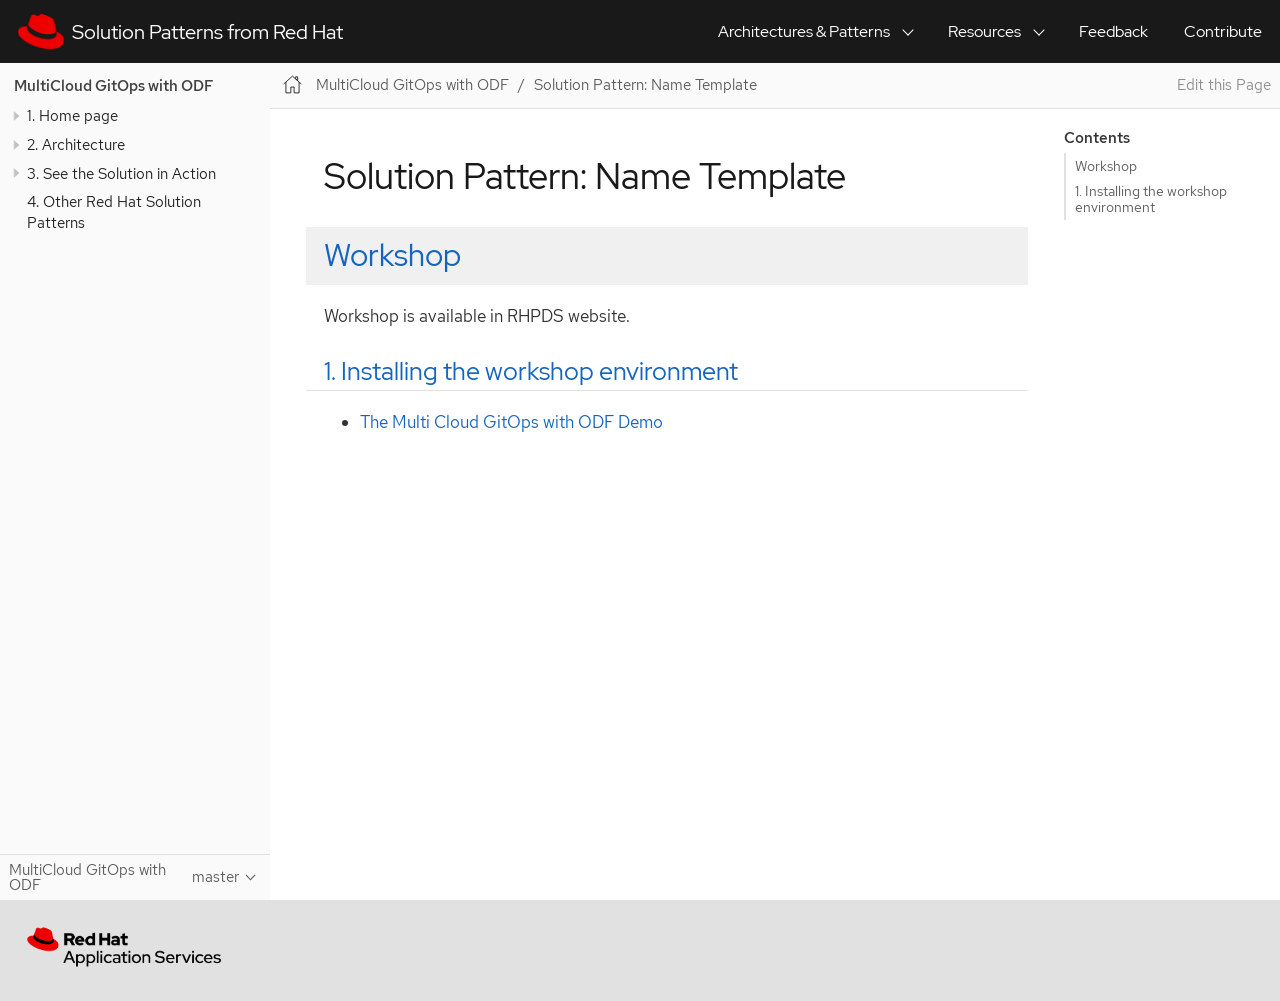
<file: solution-pattern-multicloud-gitops-odf/04-workshop.html>
<!DOCTYPE html>
<html lang="en">
  <head>
    <meta charset="utf-8">
    <meta name="viewport" content="width=device-width,initial-scale=1">
    <title>Solution Pattern: Name Template :: Solution Patterns from Red Hat</title>
    <link rel="canonical" href="https://redhat-solution-patterns.github.io/solution-patterns/solution-pattern-multicloud-gitops-odf/04-workshop.html">
    <meta name="generator" content="Antora 3.0.0">
    <link rel="stylesheet" href="../_/css/site.css">
<link rel="icon" href="../_/img/favicon.ico" type="image/x-icon">
<link rel="stylesheet" href="https://cdnjs.cloudflare.com/ajax/libs/font-awesome/4.7.0/css/font-awesome.min.css">
<script async src="https://www.googletagmanager.com/gtag/js?id=G-JSMWYJ1T9W"></script>
<script>function gtag() { dataLayer.push(arguments) }; window.dataLayer = window.dataLayer || []; gtag('js', new Date()); gtag('config', 'G-JSMWYJ1T9W')</script>
  </head>
  <body class="article">
<header class="header">
  <nav class="navbar">
    <div class="navbar-brand">
      <a class="navbar-item" style="font-size: 20px; color: white"
        href="https://redhat-solution-patterns.github.io/solution-patterns">
        <img src="../_/img/logo.png" height="35px" alt="Solution Patterns">&nbsp; Solution Patterns from Red Hat</a>
      <button class="navbar-burger" data-target="topbar-nav">
        <span></span>
        <span></span>
        <span></span>
      </button>
    </div>
    <div id="topbar-nav" class="navbar-menu">
      <div class="navbar-end">
        <div class="navbar-item has-dropdown is-hoverable">
          <a class="navbar-link" href="#">Architectures &amp; Patterns</a>
          <div class="navbar-dropdown">
            <a class="navbar-item" href="https://www.redhat.com/architect/portfolio/" target="_blank">Portfolio Architecture&nbsp; </a>
            <a class="navbar-item" href="https://redhat-solution-patterns.github.io/solution-patterns/patterns.html"  target="_blank">Solution Patterns </a>
            <a class="navbar-item" href="https://validatedpatterns.io/" target="_blank">Validated Patterns&nbsp;</a>
            <a class="navbar-item" href="https://catalog.redhat.com/solutions" target="_blank">Ecosystem Solutions&nbsp;</a>
          </div>
        </div>

        <div class="navbar-item has-dropdown is-hoverable">
          <a class="navbar-link" href="#">Resources</a>
          <div class="navbar-dropdown">
            <a class="navbar-item" target="_blank" href="https://developers.redhat.com">Red Hat Developers</a>
            <a class="navbar-item" target="_blank" href="https://developers.redhat.com/app-dev-platform">App Dev Platform</a>
            <a class="navbar-item" target="_blank" href="https://www.redhat.com/en/products/application-foundations">Red Hat Application Services</a>
          </div>
        </div>

          <a class="navbar-item" target="_blank" href="https://github.com/redhat-solution-patterns/redhat-solution-patterns.github.io/issues">Feedback</a>
          <a class="navbar-item" target="_blank" href="https://redhat-solution-patterns.github.io/solution-patterns/contributors-guide.html">Contribute</a>

      </div>
    </div>
  </nav>
</header>
<div class="body">
<div class="nav-container" data-component="solution-pattern-multicloud-gitops-odf" data-version="master">
  <aside class="nav">
    <div class="panels">
<div class="nav-panel-menu is-active" data-panel="menu">
  <nav class="nav-menu">
    <h3 class="title"><a href="index.html" class=" query-params-link">MultiCloud GitOps with ODF</a></h3>
<ul class="nav-list">
  <li class="nav-item" data-depth="0">
<ul class="nav-list">
  <li class="nav-item" data-depth="1">
    <button class="nav-item-toggle"></button>
    <a class="nav-link" href="index.html">1. Home page</a>
<ul class="nav-list">
  <li class="nav-item" data-depth="2">
    <a class="nav-link" href="index.html#use-cases">1.1 Use cases</a>
  </li>
  <li class="nav-item" data-depth="2">
    <a class="nav-link" href="01-pattern.html#_the_story_behind_this_solution_pattern">1.2 The story behind this solution pattern</a>
  </li>
  <li class="nav-item" data-depth="2">
    <a class="nav-link" href="01-pattern.html#_the_solution">1.3 The solution</a>
  </li>
</ul>
  </li>
  <li class="nav-item" data-depth="1">
    <button class="nav-item-toggle"></button>
    <a class="nav-link" href="02-architecture.html">2. Architecture</a>
<ul class="nav-list">
  <li class="nav-item" data-depth="2">
    <a class="nav-link" href="02-architecture.html#tech_stack">2.1. Technology stack</a>
  </li>
  <li class="nav-item" data-depth="2">
    <a class="nav-link" href="02-architecture.html#in_depth">2.2. An in-depth look at the solution&#8217;s architecture</a>
  </li>
</ul>
  </li>
  <li class="nav-item" data-depth="1">
    <button class="nav-item-toggle"></button>
    <a class="nav-link" href="03-demo.html">3. See the Solution in Action</a>
<ul class="nav-list">
  <li class="nav-item" data-depth="2">
    <a class="nav-link" href="03-demo.html#_demonstration">3.1. Demonstration</a>
  </li>
  <li class="nav-item" data-depth="2">
    <button class="nav-item-toggle"></button>
    <a class="nav-link" href="03-demo.html#_run_the_demonstration">3.2. Run this demonstration</a>
<ul class="nav-list">
  <li class="nav-item" data-depth="3">
    <a class="nav-link" href="03-demo.html#_before_getting_started">3.3. Pre-requisites</a>
  </li>
  <li class="nav-item" data-depth="3">
    <a class="nav-link" href="03-demo.html#_installing_the_demo">3.4. Installing the demo</a>
  </li>
  <li class="nav-item" data-depth="3">
    <a class="nav-link" href="03-demo.html#_walkthrough_guide">3.5. Walkthrough guide</a>
  </li>
</ul>
  </li>
</ul>
  </li>
  <li class="nav-item" data-depth="1">
    <a class="nav-link" href="https://redhat-solution-patterns.github.io/">4. Other Red Hat Solution Patterns</a>
  </li>
</ul>
  </li>
</ul>
  </nav>
</div>
<div class="nav-panel-explore" data-panel="explore">
  <div class="context">
    <span class="title">MultiCloud GitOps with ODF</span>
    <span class="version">master</span>
  </div>
  <ul class="components">
    <li class="component is-current">
      <span class="title">MultiCloud GitOps with ODF</span>
      <ul class="versions">
        <li class="version is-current">
          <a href="index.html">master</a>
        </li>
      </ul>
    </li>
  </ul>
</div>
    </div>
  </aside>
</div>
<main class="article">
<div class="toolbar" role="navigation">
<button class="nav-toggle"></button>
  <a href="index.html" class="home-link"></a>
<nav class="breadcrumbs" aria-label="breadcrumbs">
  <ul>
    <li><a href="index.html">MultiCloud GitOps with ODF</a></li>
    <li><a href="04-workshop.html">Solution Pattern: Name Template</a></li>
  </ul>
</nav>
  <div class="edit-this-page"><a href="https://github.com/redhat-solution-patterns/solution-pattern-multicloud-gitops-odf/edit/main/documentation/modules/ROOT/pages/04-workshop.adoc">Edit this Page</a></div>
  </div>
  <div class="content">
<article class="doc">
<h1 class="page">Solution Pattern: Name Template</h1>
<h1 id="_workshop" class="sect0"><a class="anchor" href="#_workshop"></a><a class="link" href="#_workshop">Workshop</a></h1>
<div class="openblock partintro">
<div class="content">
Workshop is available in RHPDS website.
</div>
</div>
<div class="sect1">
<h2 id="_installing_the_workshop_environment"><a class="anchor" href="#_installing_the_workshop_environment"></a><a class="link" href="#_installing_the_workshop_environment">1. Installing the workshop environment</a></h2>
<div class="sectionbody">
<div class="ulist">
<ul>
<li>
<p><a href="https://demo.redhat.com/catalog?search=odf&amp;item=babylon-catalog-prod%2Fsandboxes-gpte.ocp4-multi-cloud-gitops-odf-bind.prod">The Multi Cloud GitOps with ODF Demo</a></p>
</li>
</ul>
</div>
</div>
</div>
</article>
<aside class="toc sidebar" data-title="Contents" data-levels="2">
  <div class="toc-menu"></div>
</aside>
  </div>
</main>
</div>
<footer class="footer">
  <img
          src="../_/img/app-services-logo.png" height="40px" alt="Cloud Native Architecture Solution Patterns"  href="https://redhat.com" ></a>
</footer><script src="../_/js/vendor/clipboard.js"></script>
<script src="../_/js/site.js"></script>
<script async src="../_/js/vendor/highlight.js"></script>
  </body>
</html>
</file>
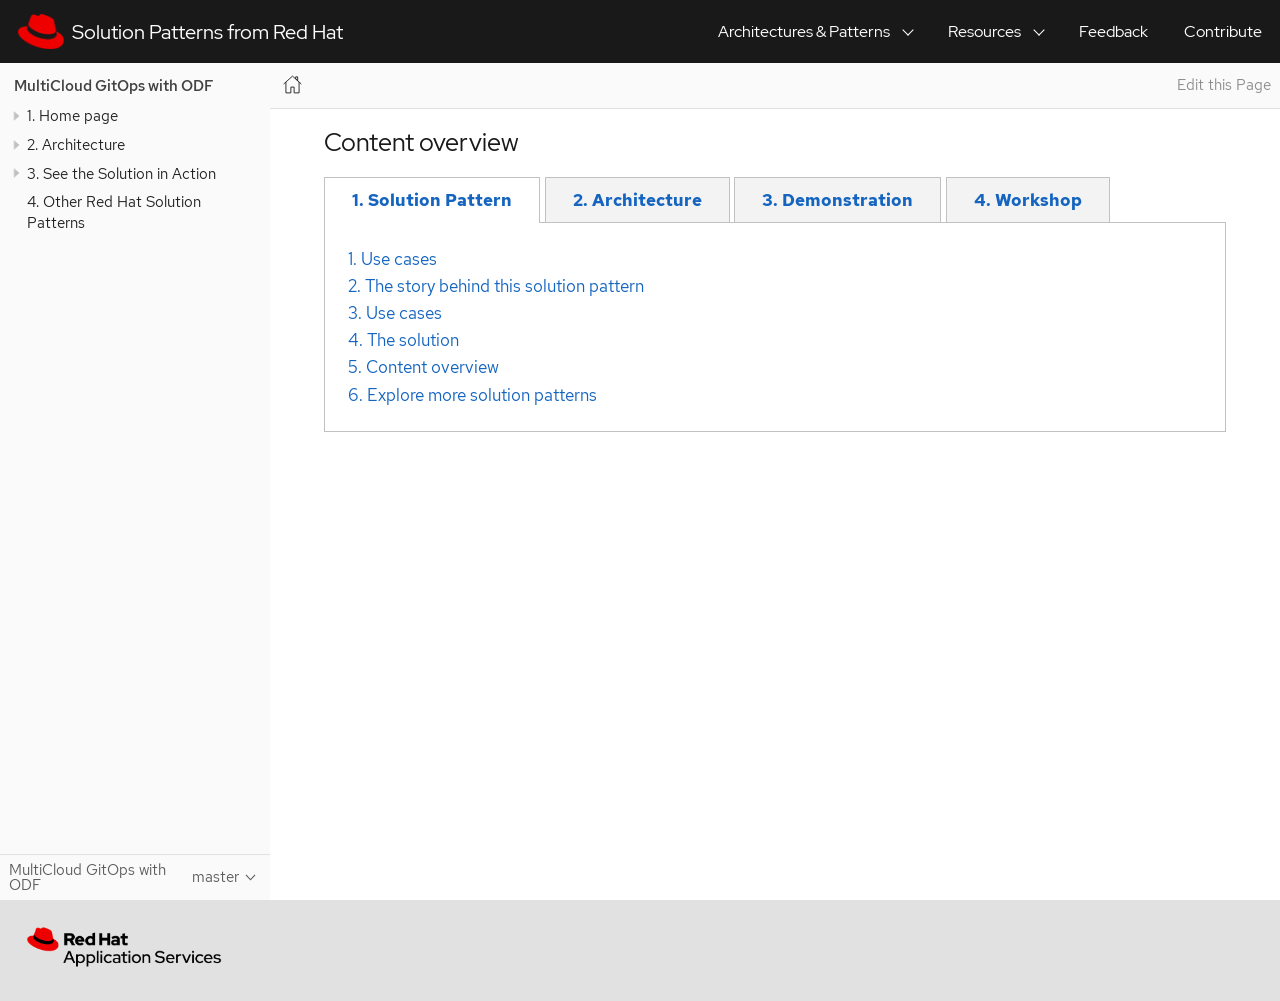
<file: solution-pattern-multicloud-gitops-odf/content-overview.html>
<!DOCTYPE html>
<html lang="en">
  <head>
    <meta charset="utf-8">
    <meta name="viewport" content="width=device-width,initial-scale=1">
    <title>Untitled :: Solution Patterns from Red Hat</title>
    <link rel="canonical" href="https://redhat-solution-patterns.github.io/solution-patterns/solution-pattern-multicloud-gitops-odf/content-overview.html">
    <meta name="generator" content="Antora 3.0.0">
    <link rel="stylesheet" href="../_/css/site.css">
<link rel="icon" href="../_/img/favicon.ico" type="image/x-icon">
<link rel="stylesheet" href="https://cdnjs.cloudflare.com/ajax/libs/font-awesome/4.7.0/css/font-awesome.min.css">
<script async src="https://www.googletagmanager.com/gtag/js?id=G-JSMWYJ1T9W"></script>
<script>function gtag() { dataLayer.push(arguments) }; window.dataLayer = window.dataLayer || []; gtag('js', new Date()); gtag('config', 'G-JSMWYJ1T9W')</script>
  </head>
  <body class="article">
<header class="header">
  <nav class="navbar">
    <div class="navbar-brand">
      <a class="navbar-item" style="font-size: 20px; color: white"
        href="https://redhat-solution-patterns.github.io/solution-patterns">
        <img src="../_/img/logo.png" height="35px" alt="Solution Patterns">&nbsp; Solution Patterns from Red Hat</a>
      <button class="navbar-burger" data-target="topbar-nav">
        <span></span>
        <span></span>
        <span></span>
      </button>
    </div>
    <div id="topbar-nav" class="navbar-menu">
      <div class="navbar-end">
        <div class="navbar-item has-dropdown is-hoverable">
          <a class="navbar-link" href="#">Architectures &amp; Patterns</a>
          <div class="navbar-dropdown">
            <a class="navbar-item" href="https://www.redhat.com/architect/portfolio/" target="_blank">Portfolio Architecture&nbsp; </a>
            <a class="navbar-item" href="https://redhat-solution-patterns.github.io/solution-patterns/patterns.html"  target="_blank">Solution Patterns </a>
            <a class="navbar-item" href="https://validatedpatterns.io/" target="_blank">Validated Patterns&nbsp;</a>
            <a class="navbar-item" href="https://catalog.redhat.com/solutions" target="_blank">Ecosystem Solutions&nbsp;</a>
          </div>
        </div>

        <div class="navbar-item has-dropdown is-hoverable">
          <a class="navbar-link" href="#">Resources</a>
          <div class="navbar-dropdown">
            <a class="navbar-item" target="_blank" href="https://developers.redhat.com">Red Hat Developers</a>
            <a class="navbar-item" target="_blank" href="https://developers.redhat.com/app-dev-platform">App Dev Platform</a>
            <a class="navbar-item" target="_blank" href="https://www.redhat.com/en/products/application-foundations">Red Hat Application Services</a>
          </div>
        </div>

          <a class="navbar-item" target="_blank" href="https://github.com/redhat-solution-patterns/redhat-solution-patterns.github.io/issues">Feedback</a>
          <a class="navbar-item" target="_blank" href="https://redhat-solution-patterns.github.io/solution-patterns/contributors-guide.html">Contribute</a>

      </div>
    </div>
  </nav>
</header>
<div class="body">
<div class="nav-container" data-component="solution-pattern-multicloud-gitops-odf" data-version="master">
  <aside class="nav">
    <div class="panels">
<div class="nav-panel-menu is-active" data-panel="menu">
  <nav class="nav-menu">
    <h3 class="title"><a href="index.html" class=" query-params-link">MultiCloud GitOps with ODF</a></h3>
<ul class="nav-list">
  <li class="nav-item" data-depth="0">
<ul class="nav-list">
  <li class="nav-item" data-depth="1">
    <button class="nav-item-toggle"></button>
    <a class="nav-link" href="index.html">1. Home page</a>
<ul class="nav-list">
  <li class="nav-item" data-depth="2">
    <a class="nav-link" href="index.html#use-cases">1.1 Use cases</a>
  </li>
  <li class="nav-item" data-depth="2">
    <a class="nav-link" href="01-pattern.html#_the_story_behind_this_solution_pattern">1.2 The story behind this solution pattern</a>
  </li>
  <li class="nav-item" data-depth="2">
    <a class="nav-link" href="01-pattern.html#_the_solution">1.3 The solution</a>
  </li>
</ul>
  </li>
  <li class="nav-item" data-depth="1">
    <button class="nav-item-toggle"></button>
    <a class="nav-link" href="02-architecture.html">2. Architecture</a>
<ul class="nav-list">
  <li class="nav-item" data-depth="2">
    <a class="nav-link" href="02-architecture.html#tech_stack">2.1. Technology stack</a>
  </li>
  <li class="nav-item" data-depth="2">
    <a class="nav-link" href="02-architecture.html#in_depth">2.2. An in-depth look at the solution&#8217;s architecture</a>
  </li>
</ul>
  </li>
  <li class="nav-item" data-depth="1">
    <button class="nav-item-toggle"></button>
    <a class="nav-link" href="03-demo.html">3. See the Solution in Action</a>
<ul class="nav-list">
  <li class="nav-item" data-depth="2">
    <a class="nav-link" href="03-demo.html#_demonstration">3.1. Demonstration</a>
  </li>
  <li class="nav-item" data-depth="2">
    <button class="nav-item-toggle"></button>
    <a class="nav-link" href="03-demo.html#_run_the_demonstration">3.2. Run this demonstration</a>
<ul class="nav-list">
  <li class="nav-item" data-depth="3">
    <a class="nav-link" href="03-demo.html#_before_getting_started">3.3. Pre-requisites</a>
  </li>
  <li class="nav-item" data-depth="3">
    <a class="nav-link" href="03-demo.html#_installing_the_demo">3.4. Installing the demo</a>
  </li>
  <li class="nav-item" data-depth="3">
    <a class="nav-link" href="03-demo.html#_walkthrough_guide">3.5. Walkthrough guide</a>
  </li>
</ul>
  </li>
</ul>
  </li>
  <li class="nav-item" data-depth="1">
    <a class="nav-link" href="https://redhat-solution-patterns.github.io/">4. Other Red Hat Solution Patterns</a>
  </li>
</ul>
  </li>
</ul>
  </nav>
</div>
<div class="nav-panel-explore" data-panel="explore">
  <div class="context">
    <span class="title">MultiCloud GitOps with ODF</span>
    <span class="version">master</span>
  </div>
  <ul class="components">
    <li class="component is-current">
      <span class="title">MultiCloud GitOps with ODF</span>
      <ul class="versions">
        <li class="version is-current">
          <a href="index.html">master</a>
        </li>
      </ul>
    </li>
  </ul>
</div>
    </div>
  </aside>
</div>
<main class="article">
<div class="toolbar" role="navigation">
<button class="nav-toggle"></button>
  <a href="index.html" class="home-link"></a>
<nav class="breadcrumbs" aria-label="breadcrumbs">
</nav>
  <div class="edit-this-page"><a href="https://github.com/redhat-solution-patterns/solution-pattern-multicloud-gitops-odf/edit/main/documentation/modules/ROOT/pages/content-overview.adoc">Edit this Page</a></div>
  </div>
  <div class="content">
<article class="doc">
<h2 id="_content_overview" class="discrete">Content overview</h2>
<div class="tabset is-loading">
<div class="ulist tabs">
<ul>
<li>
<p><a id="tabset1_a-href-index-html-class-xref-page-1-solution-pattern-a"></a><a href="index.html" class="xref page">1. Solution Pattern</a></p>
</li>
<li>
<p><a id="tabset1_a-href-02-architecture-html-class-xref-page-2-architecture-a"></a><a href="02-architecture.html" class="xref page">2. Architecture</a></p>
</li>
<li>
<p><a id="tabset1_a-href-03-demo-html-class-xref-page-3-demonstration-a"></a><a href="03-demo.html" class="xref page">3. Demonstration</a></p>
</li>
<li>
<p><a id="tabset1_a-href-04-workshop-html-class-xref-page-4-workshop-a"></a><a href="04-workshop.html" class="xref page">4. Workshop</a></p>
</li>
</ul>
</div>
<div class="content">
<div class="tab-pane" aria-labelledby="tabset1_a-href-index-html-class-xref-page-1-solution-pattern-a">
<div class="paragraph">
<p><a href="index.html#use-cases" class="xref page">1. Use cases</a><br>
<a href="01-pattern.html#_the_story_behind_this_solution_pattern" class="xref page">2. The story behind this solution pattern</a><br>
<a href="index.html#use-cases" class="xref page">3. Use cases</a><br>
<a href="01-pattern.html#_the_solution" class="xref page">4. The solution</a><br>
<a href="index.html#content_overview" class="xref page">5. Content overview</a><br>
<a href="index.html#_explore_more_solution_patterns" class="xref page">6. Explore more solution patterns</a></p>
</div>
</div>
<div class="tab-pane" aria-labelledby="tabset1_a-href-02-architecture-html-class-xref-page-2-architecture-a">
<div class="paragraph">
<p><a href="02-architecture.html#_common_challenges" class="xref page">1. Common challenges</a><br>
<a href="02-architecture.html#tech_stack" class="xref page">2. Technology stack</a><br>
<a href="02-architecture.html#in_depth" class="xref page">3. An in-depth look at the solution&#8217;s architecture</a><br>
<a href="02-architecture.html#more_tech" class="xref page">4. More about the technology stack</a></p>
</div>
</div>
<div class="tab-pane" aria-labelledby="tabset1_a-href-03-demo-html-class-xref-page-3-demonstration-a">
<div class="paragraph">
<p><a href="03-demo.html#_demonstration" class="xref page">1. Demonstration</a><br>
<a href="03-demo.html#_walkthrough_guide" class="xref page">2. Walkthrough guide</a></p>
</div>
</div>
<div class="tab-pane" aria-labelledby="tabset1_a-href-04-workshop-html-class-xref-page-4-workshop-a">
<div class="paragraph">
<p><a href="04-workshop.html#_installing_the_workshop_environment" class="xref page">1. Installing the workshop environment</a><br>
<a href="04-workshop.html#_delivering_the_workshop" class="xref page">2. Delivering the workshop</a></p>
</div>
</div>
</div>
</div>
</article>
<aside class="toc sidebar" data-title="Contents" data-levels="2">
  <div class="toc-menu"></div>
</aside>
  </div>
</main>
</div>
<footer class="footer">
  <img
          src="../_/img/app-services-logo.png" height="40px" alt="Cloud Native Architecture Solution Patterns"  href="https://redhat.com" ></a>
</footer><script src="../_/js/vendor/clipboard.js"></script>
<script src="../_/js/site.js"></script>
<script async src="../_/js/vendor/highlight.js"></script>
  </body>
</html>
</file>
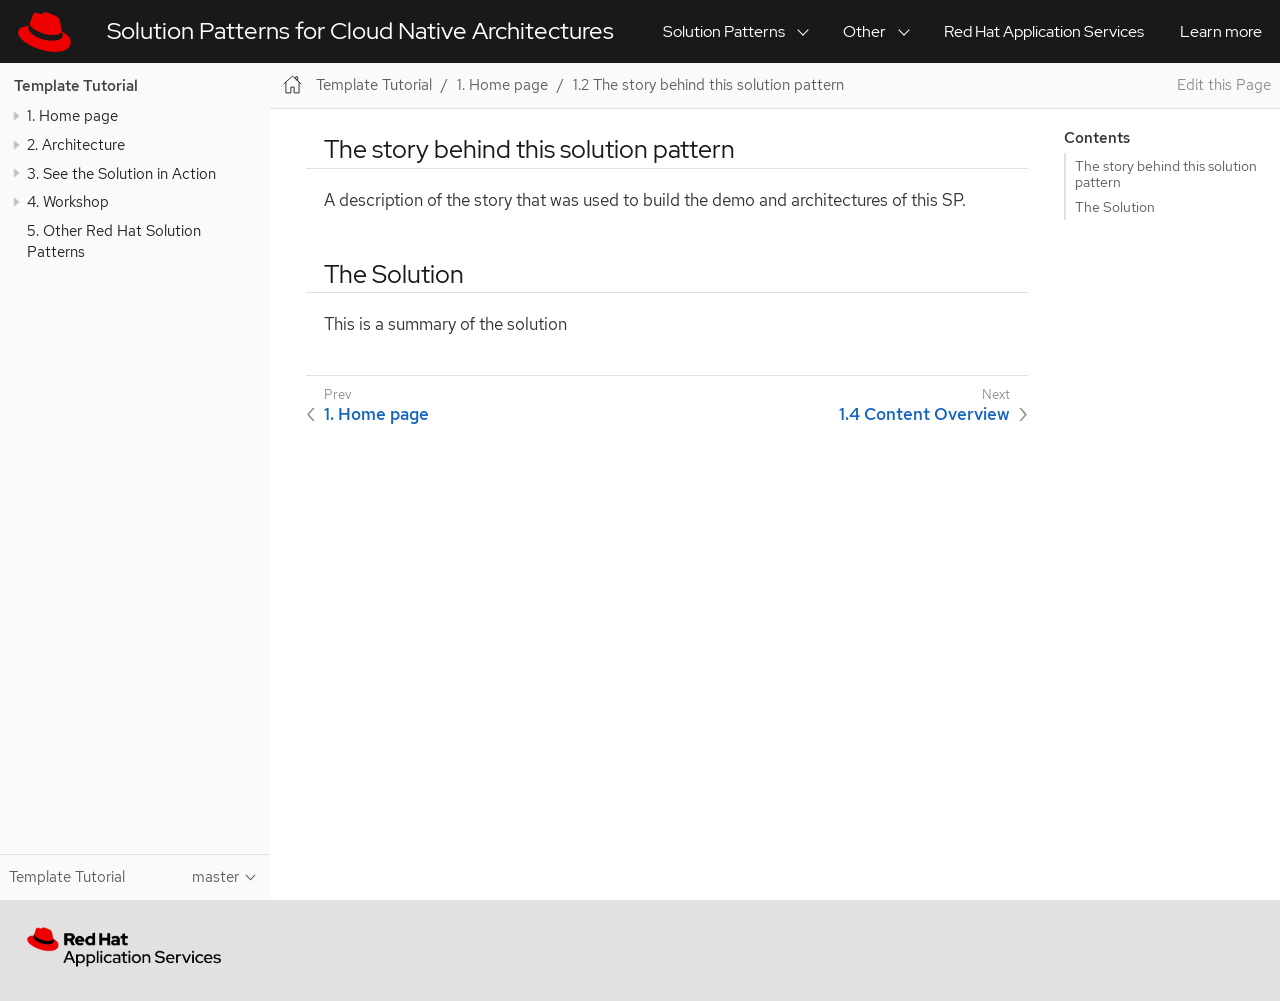
<file: solution-pattern-template/01-pattern.html>
<!DOCTYPE html>
<html lang="en">
  <head>
    <meta charset="utf-8">
    <meta name="viewport" content="width=device-width,initial-scale=1">
    <title>Untitled :: Solution Patterns for Cloud Native Architectures</title>
    <link rel="canonical" href="https://redhat-solution-patterns.github.io/solution-patterns/solution-pattern-template/01-pattern.html">
    <link rel="prev" href="index.html">
    <link rel="next" href="index.html#_content_overview">
    <meta name="generator" content="Antora 3.0.0">
    <link rel="stylesheet" href="../_/css/site.css">
<link rel="icon" href="../_/img/favicon.ico" type="image/x-icon">
<link rel="stylesheet" href="https://cdnjs.cloudflare.com/ajax/libs/font-awesome/4.7.0/css/font-awesome.min.css">
  </head>
  <body class="article">
<header class="header">
  <nav class="navbar">
    <div class="navbar-brand">
      <a class="navbar-item" href="https://redhat-solution-patterns.github.io/" target="_blank"><img
          src="../_/img/logo.png" height="40px" alt="Cloud Native Architecture Solution Patterns"></a>
      <a class="navbar-item" style="font-size: 24px; color: white" href="https://redhat-solution-patterns.github.io/solution-patterns">Solution Patterns for Cloud Native Architectures</a>
      <button class="navbar-burger" data-target="topbar-nav">
        <span></span>
        <span></span>
        <span></span>
      </button>
    </div>
    <div id="topbar-nav" class="navbar-menu">
      <div class="navbar-end">


        <div class="navbar-item has-dropdown is-hoverable">
          <a class="navbar-link" href="#">Solution Patterns</a>
          <div class="navbar-dropdown">
            <a class="navbar-item" href="https://red.ht/enhance-with-cdc">Adopt Change Data Capture for <br/>stack modernization</a>
            <a class="navbar-item" href="https://red.ht/enhance-with-eda">Enhancing Applications with Application Services</a>
          </div>
        </div>

        <div class="navbar-item has-dropdown is-hoverable">
          <a class="navbar-link" href="#">Other</a>
          <div class="navbar-dropdown">
            <a class="navbar-item" href="https://redhat-gitops-patterns.io/">GitOps Solution Patterns</a>
            <a class="navbar-item" href="https://hybrid-cloud-patterns.io/">Hybrid Cloud Solution Patterns</a>
          </div>
        </div>

        <a class="navbar-item" target="_blank" href="https://www.redhat.com/en/products/middleware">Red Hat Application Services</a>
        <a class="navbar-item" target="_blank" href="https://developers.redhat.com/middleware">Learn more</a>

      </div>
    </div>
  </nav>
</header>
<div class="body">
<div class="nav-container" data-component="solution-pattern-template" data-version="master">
  <aside class="nav">
    <div class="panels">
<div class="nav-panel-menu is-active" data-panel="menu">
  <nav class="nav-menu">
    <h3 class="title"><a href="index.html" class=" query-params-link">Template Tutorial</a></h3>
<ul class="nav-list">
  <li class="nav-item" data-depth="0">
<ul class="nav-list">
  <li class="nav-item" data-depth="1">
    <button class="nav-item-toggle"></button>
    <a class="nav-link" href="index.html">1. Home page</a>
<ul class="nav-list">
  <li class="nav-item" data-depth="2">
    <a class="nav-link" href="index.html#use-cases">1.1 Use cases</a>
  </li>
  <li class="nav-item" data-depth="2">
    <a class="nav-link" href="#_the_story_behind_this_solution_pattern">1.2 The story behind this solution pattern</a>
  </li>
  <li class="nav-item" data-depth="2">
    <a class="nav-link" href="#_the_solution">1.3 The solution</a>
  </li>
  <li class="nav-item" data-depth="2">
    <a class="nav-link" href="index.html#_content_overview">1.4 Content Overview</a>
  </li>
  <li class="nav-item" data-depth="2">
    <a class="nav-link" href="index.html#_content_overview">1.5 Explore more solution patterns</a>
  </li>
</ul>
  </li>
  <li class="nav-item" data-depth="1">
    <button class="nav-item-toggle"></button>
    <a class="nav-link" href="02-architecture.html">2. Architecture</a>
<ul class="nav-list">
  <li class="nav-item" data-depth="2">
    <a class="nav-link" href="02-architecture.html#tech_stack">2.1. Technology stack</a>
  </li>
  <li class="nav-item" data-depth="2">
    <a class="nav-link" href="02-architecture.html#in_depth">2.2. An in-depth look at the solution&#8217;s architecture</a>
  </li>
  <li class="nav-item" data-depth="2">
    <a class="nav-link" href="02-architecture.html#tech_stack">2.3. More about the technology stack</a>
  </li>
</ul>
  </li>
  <li class="nav-item" data-depth="1">
    <button class="nav-item-toggle"></button>
    <a class="nav-link" href="03-demo.html">3. See the Solution in Action</a>
<ul class="nav-list">
  <li class="nav-item" data-depth="2">
    <a class="nav-link" href="03-demo.html#_demonstration">3.1. Demonstration</a>
  </li>
  <li class="nav-item" data-depth="2">
    <button class="nav-item-toggle"></button>
    <a class="nav-link" href="03-demo.html#_run_the_demonstration">3.2. Run this demonstration</a>
<ul class="nav-list">
  <li class="nav-item" data-depth="3">
    <a class="nav-link" href="03-demo.html#_before_getting_started">3.3. Pre-requisites</a>
  </li>
  <li class="nav-item" data-depth="3">
    <a class="nav-link" href="03-demo.html#_installing_the_demo">3.4. Installing the demo</a>
  </li>
  <li class="nav-item" data-depth="3">
    <a class="nav-link" href="03-demo.html#_walkthrough_guide">3.5. Walkthrough guide</a>
  </li>
</ul>
  </li>
</ul>
  </li>
  <li class="nav-item" data-depth="1">
    <button class="nav-item-toggle"></button>
    <a class="nav-link" href="04-workshop.html">4. Workshop</a>
<ul class="nav-list">
  <li class="nav-item" data-depth="2">
    <button class="nav-item-toggle"></button>
    <a class="nav-link" href="04-workshop.html#_installing_the_workshop_environment">4.1. Installing the workshop environment</a>
<ul class="nav-list">
  <li class="nav-item" data-depth="3">
    <span class="nav-text">xref:04-workshop.adoc#_before_getting_started[4.2. Pre-requisites</span>
  </li>
  <li class="nav-item" data-depth="3">
    <a class="nav-link" href="04-workshop.html#install_wksp_details">4.3. Installing the environment</a>
  </li>
</ul>
  </li>
  <li class="nav-item" data-depth="2">
    <a class="nav-link" href="04-workshop.html#deliver_wksp">4.4. Delivering the workshop</a>
  </li>
</ul>
  </li>
  <li class="nav-item" data-depth="1">
    <a class="nav-link" href="https://redhat-solution-patterns.github.io/">5. Other Red Hat Solution Patterns</a>
  </li>
</ul>
  </li>
</ul>
  </nav>
</div>
<div class="nav-panel-explore" data-panel="explore">
  <div class="context">
    <span class="title">Template Tutorial</span>
    <span class="version">master</span>
  </div>
  <ul class="components">
    <li class="component is-current">
      <span class="title">Template Tutorial</span>
      <ul class="versions">
        <li class="version is-current">
          <a href="index.html">master</a>
        </li>
      </ul>
    </li>
  </ul>
</div>
    </div>
  </aside>
</div>
<main class="article">
<div class="toolbar" role="navigation">
<button class="nav-toggle"></button>
  <a href="index.html" class="home-link"></a>
<nav class="breadcrumbs" aria-label="breadcrumbs">
  <ul>
    <li><a href="index.html">Template Tutorial</a></li>
    <li><a href="index.html">1. Home page</a></li>
    <li><a href="#_the_story_behind_this_solution_pattern">1.2 The story behind this solution pattern</a></li>
  </ul>
</nav>
  <div class="edit-this-page"><a href="https://github.com/gmidha1/solution-pattern-multicloud-gitops-odf/edit/main/documentation/modules/ROOT/pages/01-pattern.adoc">Edit this Page</a></div>
  </div>
  <div class="content">
<article class="doc">
<div class="sect1">
<h2 id="_the_story_behind_this_solution_pattern"><a class="anchor" href="#_the_story_behind_this_solution_pattern"></a>The story behind this solution pattern</h2>
<div class="sectionbody">
<div class="paragraph">
<p>A description of the story that was used to build the demo and architectures of this SP.</p>
</div>
</div>
</div>
<div class="sect1">
<h2 id="_the_solution"><a class="anchor" href="#_the_solution"></a>The Solution</h2>
<div class="sectionbody">
<div class="paragraph">
<p>This is a summary of the solution</p>
</div>
</div>
</div>
<nav class="pagination">
  <span class="prev"><a href="index.html" class="query-params-link">1. Home page</a></span>
  <span class="next"><a href="index.html#_content_overview" class="query-params-link">1.4 Content Overview</a></span>
</nav>
</article>
<aside class="toc sidebar" data-title="Contents" data-levels="2">
  <div class="toc-menu"></div>
</aside>
  </div>
</main>
</div>
<footer class="footer">
  <img
          src="../_/img/app-services-logo.png" height="40px" alt="Cloud Native Architecture Solution Patterns"  href="https://redhat.com" ></a>
</footer><script src="../_/js/vendor/clipboard.js"></script>
<script src="../_/js/site.js"></script>
<script async src="../_/js/vendor/highlight.js"></script>
  </body>
</html>
</file>
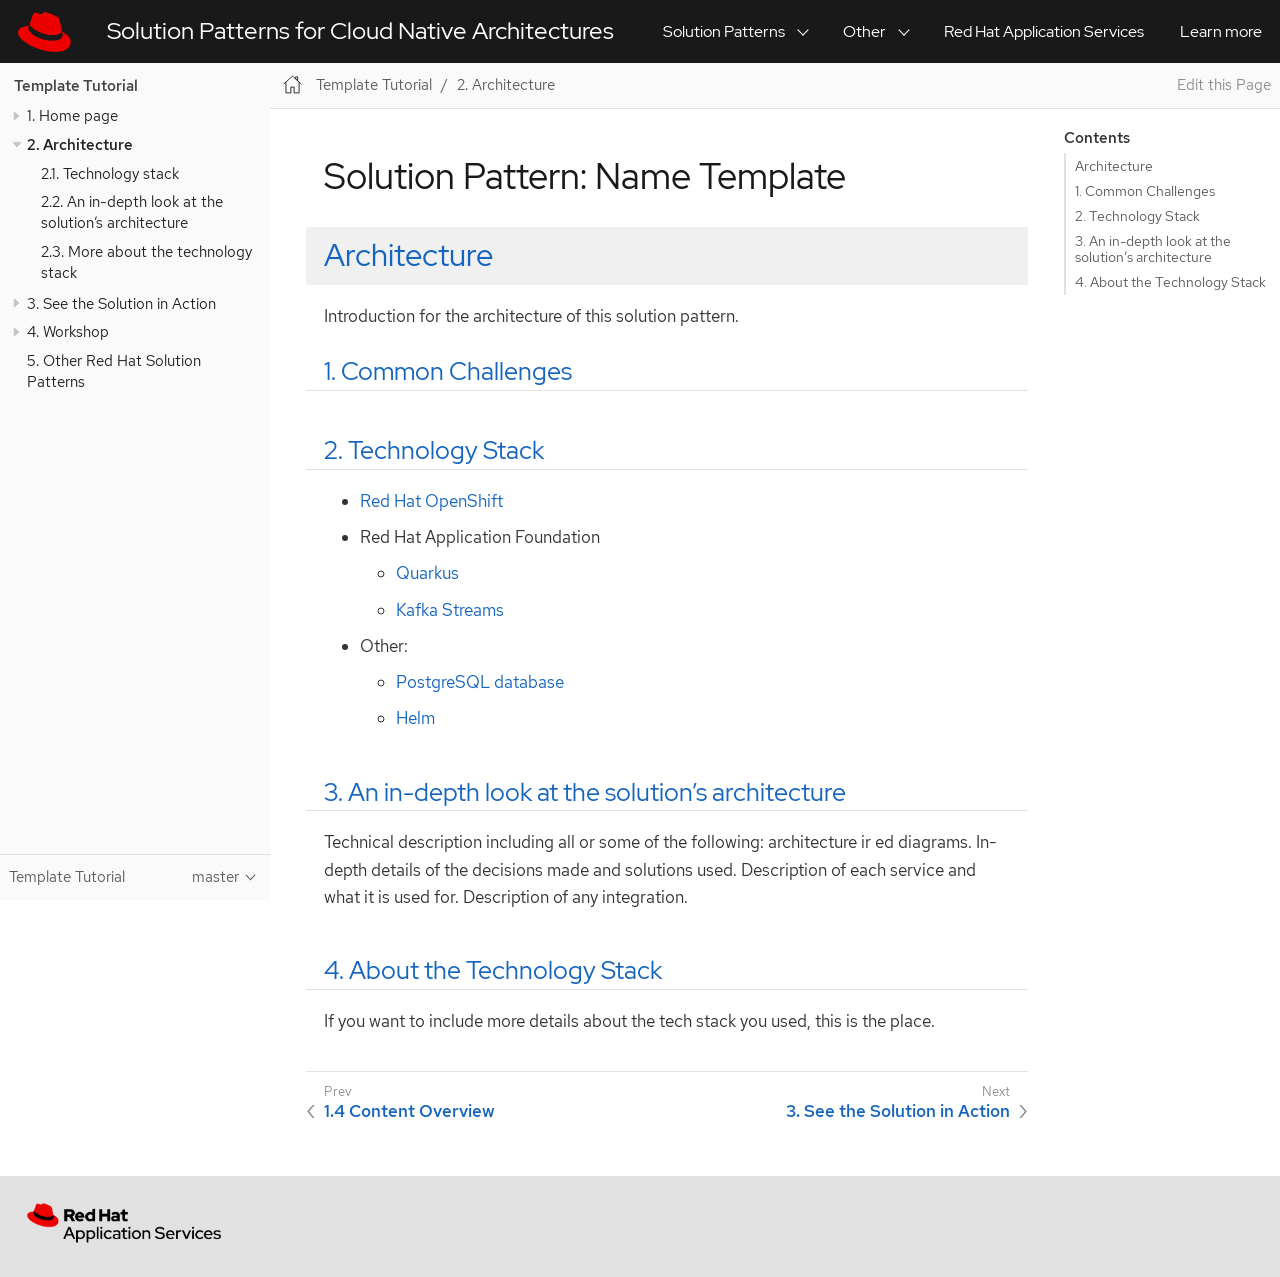
<file: solution-pattern-template/02-architecture.html>
<!DOCTYPE html>
<html lang="en">
  <head>
    <meta charset="utf-8">
    <meta name="viewport" content="width=device-width,initial-scale=1">
    <title>Solution Pattern: Name Template :: Solution Patterns for Cloud Native Architectures</title>
    <link rel="canonical" href="https://redhat-solution-patterns.github.io/solution-patterns/solution-pattern-template/02-architecture.html">
    <link rel="prev" href="index.html#_content_overview">
    <link rel="next" href="03-demo.html">
    <meta name="generator" content="Antora 3.0.0">
    <link rel="stylesheet" href="../_/css/site.css">
<link rel="icon" href="../_/img/favicon.ico" type="image/x-icon">
<link rel="stylesheet" href="https://cdnjs.cloudflare.com/ajax/libs/font-awesome/4.7.0/css/font-awesome.min.css">
  </head>
  <body class="article">
<header class="header">
  <nav class="navbar">
    <div class="navbar-brand">
      <a class="navbar-item" href="https://redhat-solution-patterns.github.io/" target="_blank"><img
          src="../_/img/logo.png" height="40px" alt="Cloud Native Architecture Solution Patterns"></a>
      <a class="navbar-item" style="font-size: 24px; color: white" href="https://redhat-solution-patterns.github.io/solution-patterns">Solution Patterns for Cloud Native Architectures</a>
      <button class="navbar-burger" data-target="topbar-nav">
        <span></span>
        <span></span>
        <span></span>
      </button>
    </div>
    <div id="topbar-nav" class="navbar-menu">
      <div class="navbar-end">


        <div class="navbar-item has-dropdown is-hoverable">
          <a class="navbar-link" href="#">Solution Patterns</a>
          <div class="navbar-dropdown">
            <a class="navbar-item" href="https://red.ht/enhance-with-cdc">Adopt Change Data Capture for <br/>stack modernization</a>
            <a class="navbar-item" href="https://red.ht/enhance-with-eda">Enhancing Applications with Application Services</a>
          </div>
        </div>

        <div class="navbar-item has-dropdown is-hoverable">
          <a class="navbar-link" href="#">Other</a>
          <div class="navbar-dropdown">
            <a class="navbar-item" href="https://redhat-gitops-patterns.io/">GitOps Solution Patterns</a>
            <a class="navbar-item" href="https://hybrid-cloud-patterns.io/">Hybrid Cloud Solution Patterns</a>
          </div>
        </div>

        <a class="navbar-item" target="_blank" href="https://www.redhat.com/en/products/middleware">Red Hat Application Services</a>
        <a class="navbar-item" target="_blank" href="https://developers.redhat.com/middleware">Learn more</a>

      </div>
    </div>
  </nav>
</header>
<div class="body">
<div class="nav-container" data-component="solution-pattern-template" data-version="master">
  <aside class="nav">
    <div class="panels">
<div class="nav-panel-menu is-active" data-panel="menu">
  <nav class="nav-menu">
    <h3 class="title"><a href="index.html" class=" query-params-link">Template Tutorial</a></h3>
<ul class="nav-list">
  <li class="nav-item" data-depth="0">
<ul class="nav-list">
  <li class="nav-item" data-depth="1">
    <button class="nav-item-toggle"></button>
    <a class="nav-link" href="index.html">1. Home page</a>
<ul class="nav-list">
  <li class="nav-item" data-depth="2">
    <a class="nav-link" href="index.html#use-cases">1.1 Use cases</a>
  </li>
  <li class="nav-item" data-depth="2">
    <a class="nav-link" href="01-pattern.html#_the_story_behind_this_solution_pattern">1.2 The story behind this solution pattern</a>
  </li>
  <li class="nav-item" data-depth="2">
    <a class="nav-link" href="01-pattern.html#_the_solution">1.3 The solution</a>
  </li>
  <li class="nav-item" data-depth="2">
    <a class="nav-link" href="index.html#_content_overview">1.4 Content Overview</a>
  </li>
  <li class="nav-item" data-depth="2">
    <a class="nav-link" href="index.html#_content_overview">1.5 Explore more solution patterns</a>
  </li>
</ul>
  </li>
  <li class="nav-item is-current-page" data-depth="1">
    <button class="nav-item-toggle"></button>
    <a class="nav-link" href="02-architecture.html">2. Architecture</a>
<ul class="nav-list">
  <li class="nav-item" data-depth="2">
    <a class="nav-link" href="#tech_stack">2.1. Technology stack</a>
  </li>
  <li class="nav-item" data-depth="2">
    <a class="nav-link" href="#in_depth">2.2. An in-depth look at the solution&#8217;s architecture</a>
  </li>
  <li class="nav-item" data-depth="2">
    <a class="nav-link" href="#tech_stack">2.3. More about the technology stack</a>
  </li>
</ul>
  </li>
  <li class="nav-item" data-depth="1">
    <button class="nav-item-toggle"></button>
    <a class="nav-link" href="03-demo.html">3. See the Solution in Action</a>
<ul class="nav-list">
  <li class="nav-item" data-depth="2">
    <a class="nav-link" href="03-demo.html#_demonstration">3.1. Demonstration</a>
  </li>
  <li class="nav-item" data-depth="2">
    <button class="nav-item-toggle"></button>
    <a class="nav-link" href="03-demo.html#_run_the_demonstration">3.2. Run this demonstration</a>
<ul class="nav-list">
  <li class="nav-item" data-depth="3">
    <a class="nav-link" href="03-demo.html#_before_getting_started">3.3. Pre-requisites</a>
  </li>
  <li class="nav-item" data-depth="3">
    <a class="nav-link" href="03-demo.html#_installing_the_demo">3.4. Installing the demo</a>
  </li>
  <li class="nav-item" data-depth="3">
    <a class="nav-link" href="03-demo.html#_walkthrough_guide">3.5. Walkthrough guide</a>
  </li>
</ul>
  </li>
</ul>
  </li>
  <li class="nav-item" data-depth="1">
    <button class="nav-item-toggle"></button>
    <a class="nav-link" href="04-workshop.html">4. Workshop</a>
<ul class="nav-list">
  <li class="nav-item" data-depth="2">
    <button class="nav-item-toggle"></button>
    <a class="nav-link" href="04-workshop.html#_installing_the_workshop_environment">4.1. Installing the workshop environment</a>
<ul class="nav-list">
  <li class="nav-item" data-depth="3">
    <span class="nav-text">xref:04-workshop.adoc#_before_getting_started[4.2. Pre-requisites</span>
  </li>
  <li class="nav-item" data-depth="3">
    <a class="nav-link" href="04-workshop.html#install_wksp_details">4.3. Installing the environment</a>
  </li>
</ul>
  </li>
  <li class="nav-item" data-depth="2">
    <a class="nav-link" href="04-workshop.html#deliver_wksp">4.4. Delivering the workshop</a>
  </li>
</ul>
  </li>
  <li class="nav-item" data-depth="1">
    <a class="nav-link" href="https://redhat-solution-patterns.github.io/">5. Other Red Hat Solution Patterns</a>
  </li>
</ul>
  </li>
</ul>
  </nav>
</div>
<div class="nav-panel-explore" data-panel="explore">
  <div class="context">
    <span class="title">Template Tutorial</span>
    <span class="version">master</span>
  </div>
  <ul class="components">
    <li class="component is-current">
      <span class="title">Template Tutorial</span>
      <ul class="versions">
        <li class="version is-current">
          <a href="index.html">master</a>
        </li>
      </ul>
    </li>
  </ul>
</div>
    </div>
  </aside>
</div>
<main class="article">
<div class="toolbar" role="navigation">
<button class="nav-toggle"></button>
  <a href="index.html" class="home-link"></a>
<nav class="breadcrumbs" aria-label="breadcrumbs">
  <ul>
    <li><a href="index.html">Template Tutorial</a></li>
    <li><a href="02-architecture.html">2. Architecture</a></li>
  </ul>
</nav>
  <div class="edit-this-page"><a href="https://github.com/gmidha1/solution-pattern-multicloud-gitops-odf/edit/main/documentation/modules/ROOT/pages/02-architecture.adoc">Edit this Page</a></div>
  </div>
  <div class="content">
<article class="doc">
<h1 class="page">Solution Pattern: Name Template</h1>
<h1 id="_architecture" class="sect0"><a class="anchor" href="#_architecture"></a><a class="link" href="#_architecture">Architecture</a></h1>
<div class="openblock partintro">
<div class="content">
Introduction for the architecture of this solution pattern.
</div>
</div>
<div class="sect1">
<h2 id="_common_challenges"><a class="anchor" href="#_common_challenges"></a><a class="link" href="#_common_challenges">1. Common Challenges</a></h2>
<div class="sectionbody">

</div>
</div>
<div class="sect1">
<h2 id="tech_stack"><a class="anchor" href="#tech_stack"></a><a class="link" href="#tech_stack">2. Technology Stack</a></h2>
<div class="sectionbody">
<div class="ulist">
<ul>
<li>
<p><a href="https://www.redhat.com/en/technologies/cloud-computing/openshift">Red Hat OpenShift</a></p>
</li>
<li>
<p>Red Hat Application Foundation</p>
<div class="ulist">
<ul>
<li>
<p><a href="https://access.redhat.com/products/quarkus">Quarkus</a></p>
</li>
<li>
<p><a href="https://www.redhat.com/en/technologies/cloud-computing/openshift/openshift-streams-for-apache-kafka">Kafka Streams</a></p>
</li>
</ul>
</div>
</li>
<li>
<p>Other:</p>
<div class="ulist">
<ul>
<li>
<p><a href="https://www.postgresql.org/">PostgreSQL database</a></p>
</li>
<li>
<p><a href="https://helm.sh/">Helm</a></p>
</li>
</ul>
</div>
</li>
</ul>
</div>
</div>
</div>
<div class="sect1">
<h2 id="in_depth"><a class="anchor" href="#in_depth"></a><a class="link" href="#in_depth">3. An in-depth look at the solution&#8217;s architecture</a></h2>
<div class="sectionbody">
<div class="paragraph">
<p>Technical description including all or some of the following: architecture ir ed diagrams. In-depth details of the decisions made and solutions used. Description of each service and what it is used for. Description of any integration.</p>
</div>
</div>
</div>
<div class="sect1">
<h2 id="more_tech"><a class="anchor" href="#more_tech"></a><a class="link" href="#more_tech">4. About the Technology Stack</a></h2>
<div class="sectionbody">
<div class="paragraph">
<p>If you want to include more details about the tech stack you used, this is the place.</p>
</div>
</div>
</div>
<nav class="pagination">
  <span class="prev"><a href="index.html#_content_overview" class="query-params-link">1.4 Content Overview</a></span>
  <span class="next"><a href="03-demo.html" class="query-params-link">3. See the Solution in Action</a></span>
</nav>
</article>
<aside class="toc sidebar" data-title="Contents" data-levels="2">
  <div class="toc-menu"></div>
</aside>
  </div>
</main>
</div>
<footer class="footer">
  <img
          src="../_/img/app-services-logo.png" height="40px" alt="Cloud Native Architecture Solution Patterns"  href="https://redhat.com" ></a>
</footer><script src="../_/js/vendor/clipboard.js"></script>
<script src="../_/js/site.js"></script>
<script async src="../_/js/vendor/highlight.js"></script>
  </body>
</html>
</file>
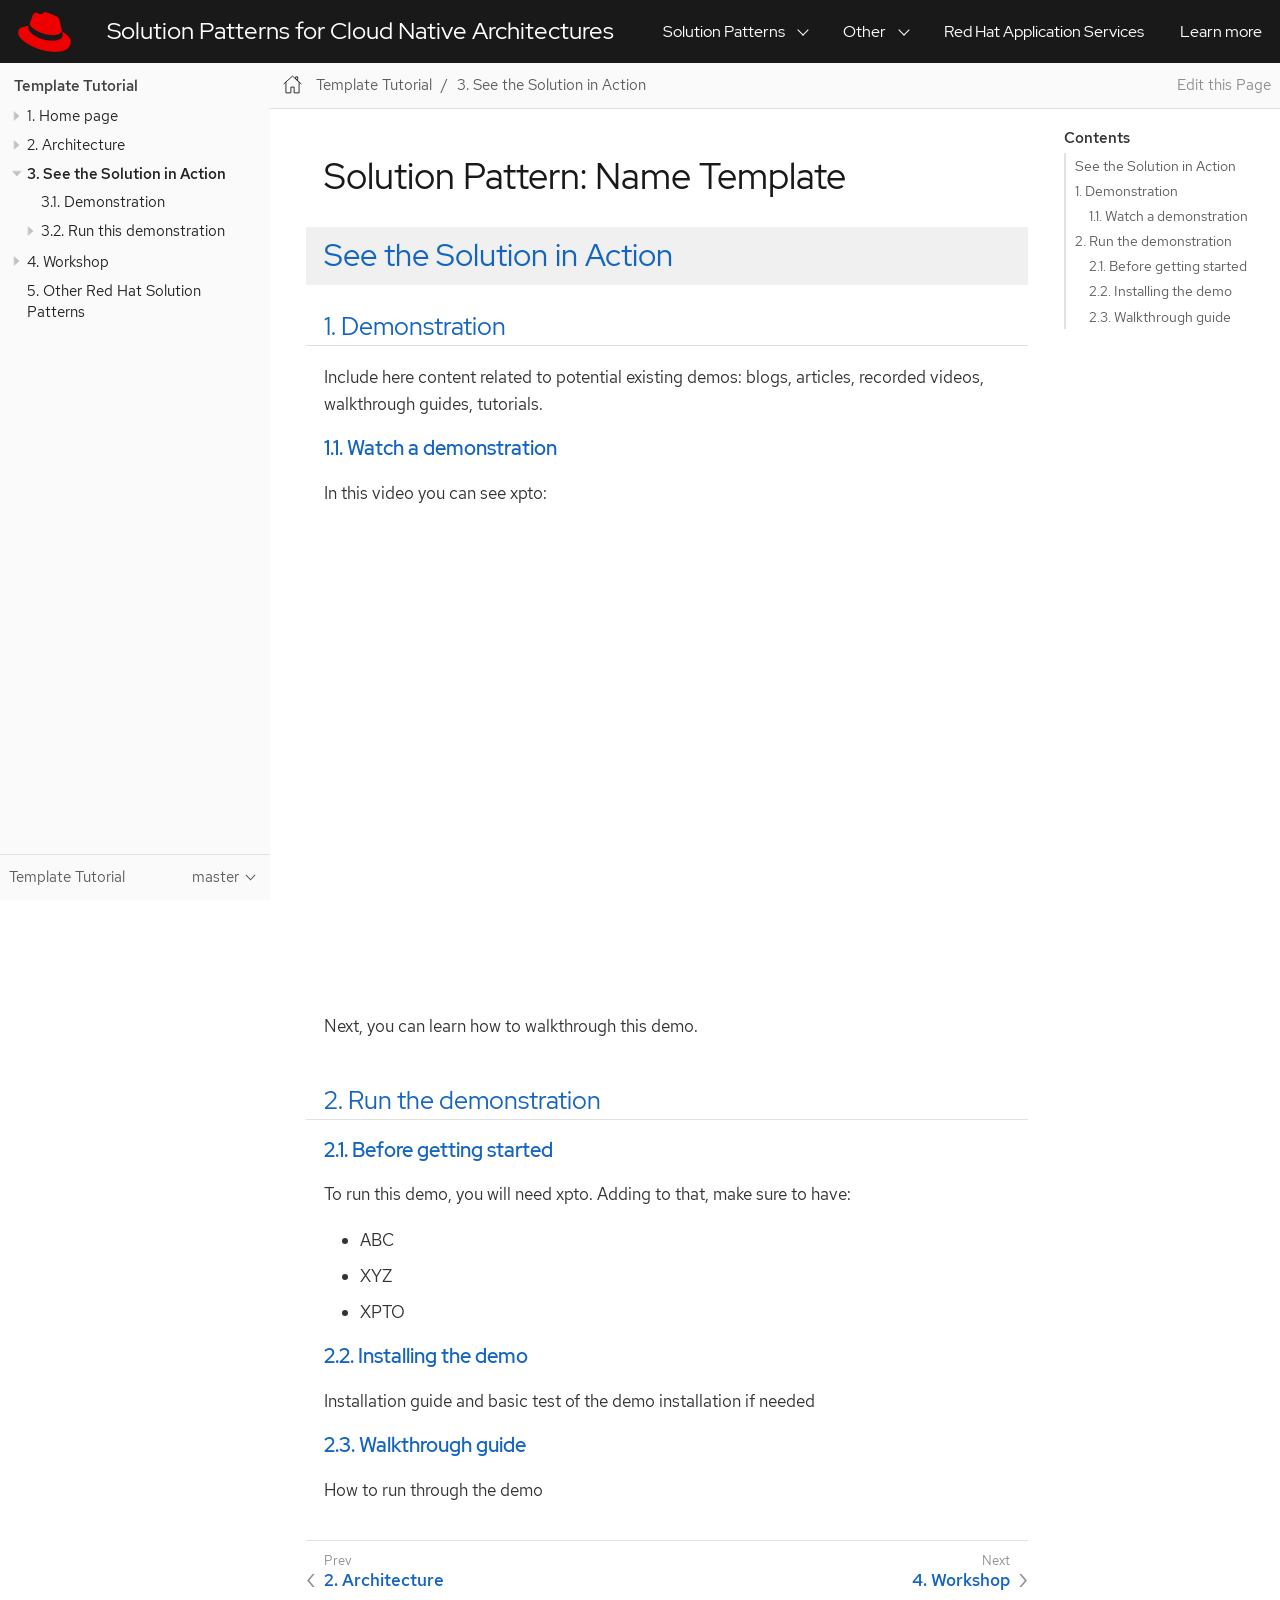
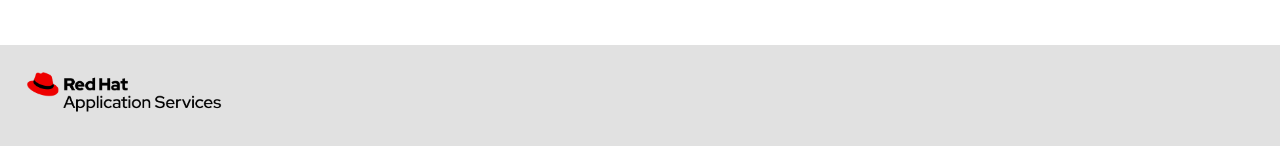
<file: solution-pattern-template/03-demo.html>
<!DOCTYPE html>
<html lang="en">
  <head>
    <meta charset="utf-8">
    <meta name="viewport" content="width=device-width,initial-scale=1">
    <title>Solution Pattern: Name Template :: Solution Patterns for Cloud Native Architectures</title>
    <link rel="canonical" href="https://redhat-solution-patterns.github.io/solution-patterns/solution-pattern-template/03-demo.html">
    <link rel="prev" href="02-architecture.html">
    <link rel="next" href="04-workshop.html">
    <meta name="generator" content="Antora 3.0.0">
    <link rel="stylesheet" href="../_/css/site.css">
<link rel="icon" href="../_/img/favicon.ico" type="image/x-icon">
<link rel="stylesheet" href="https://cdnjs.cloudflare.com/ajax/libs/font-awesome/4.7.0/css/font-awesome.min.css">
  </head>
  <body class="article">
<header class="header">
  <nav class="navbar">
    <div class="navbar-brand">
      <a class="navbar-item" href="https://redhat-solution-patterns.github.io/" target="_blank"><img
          src="../_/img/logo.png" height="40px" alt="Cloud Native Architecture Solution Patterns"></a>
      <a class="navbar-item" style="font-size: 24px; color: white" href="https://redhat-solution-patterns.github.io/solution-patterns">Solution Patterns for Cloud Native Architectures</a>
      <button class="navbar-burger" data-target="topbar-nav">
        <span></span>
        <span></span>
        <span></span>
      </button>
    </div>
    <div id="topbar-nav" class="navbar-menu">
      <div class="navbar-end">


        <div class="navbar-item has-dropdown is-hoverable">
          <a class="navbar-link" href="#">Solution Patterns</a>
          <div class="navbar-dropdown">
            <a class="navbar-item" href="https://red.ht/enhance-with-cdc">Adopt Change Data Capture for <br/>stack modernization</a>
            <a class="navbar-item" href="https://red.ht/enhance-with-eda">Enhancing Applications with Application Services</a>
          </div>
        </div>

        <div class="navbar-item has-dropdown is-hoverable">
          <a class="navbar-link" href="#">Other</a>
          <div class="navbar-dropdown">
            <a class="navbar-item" href="https://redhat-gitops-patterns.io/">GitOps Solution Patterns</a>
            <a class="navbar-item" href="https://hybrid-cloud-patterns.io/">Hybrid Cloud Solution Patterns</a>
          </div>
        </div>

        <a class="navbar-item" target="_blank" href="https://www.redhat.com/en/products/middleware">Red Hat Application Services</a>
        <a class="navbar-item" target="_blank" href="https://developers.redhat.com/middleware">Learn more</a>

      </div>
    </div>
  </nav>
</header>
<div class="body">
<div class="nav-container" data-component="solution-pattern-template" data-version="master">
  <aside class="nav">
    <div class="panels">
<div class="nav-panel-menu is-active" data-panel="menu">
  <nav class="nav-menu">
    <h3 class="title"><a href="index.html" class=" query-params-link">Template Tutorial</a></h3>
<ul class="nav-list">
  <li class="nav-item" data-depth="0">
<ul class="nav-list">
  <li class="nav-item" data-depth="1">
    <button class="nav-item-toggle"></button>
    <a class="nav-link" href="index.html">1. Home page</a>
<ul class="nav-list">
  <li class="nav-item" data-depth="2">
    <a class="nav-link" href="index.html#use-cases">1.1 Use cases</a>
  </li>
  <li class="nav-item" data-depth="2">
    <a class="nav-link" href="01-pattern.html#_the_story_behind_this_solution_pattern">1.2 The story behind this solution pattern</a>
  </li>
  <li class="nav-item" data-depth="2">
    <a class="nav-link" href="01-pattern.html#_the_solution">1.3 The solution</a>
  </li>
  <li class="nav-item" data-depth="2">
    <a class="nav-link" href="index.html#_content_overview">1.4 Content Overview</a>
  </li>
  <li class="nav-item" data-depth="2">
    <a class="nav-link" href="index.html#_content_overview">1.5 Explore more solution patterns</a>
  </li>
</ul>
  </li>
  <li class="nav-item" data-depth="1">
    <button class="nav-item-toggle"></button>
    <a class="nav-link" href="02-architecture.html">2. Architecture</a>
<ul class="nav-list">
  <li class="nav-item" data-depth="2">
    <a class="nav-link" href="02-architecture.html#tech_stack">2.1. Technology stack</a>
  </li>
  <li class="nav-item" data-depth="2">
    <a class="nav-link" href="02-architecture.html#in_depth">2.2. An in-depth look at the solution&#8217;s architecture</a>
  </li>
  <li class="nav-item" data-depth="2">
    <a class="nav-link" href="02-architecture.html#tech_stack">2.3. More about the technology stack</a>
  </li>
</ul>
  </li>
  <li class="nav-item is-current-page" data-depth="1">
    <button class="nav-item-toggle"></button>
    <a class="nav-link" href="03-demo.html">3. See the Solution in Action</a>
<ul class="nav-list">
  <li class="nav-item" data-depth="2">
    <a class="nav-link" href="#_demonstration">3.1. Demonstration</a>
  </li>
  <li class="nav-item" data-depth="2">
    <button class="nav-item-toggle"></button>
    <a class="nav-link" href="#_run_the_demonstration">3.2. Run this demonstration</a>
<ul class="nav-list">
  <li class="nav-item" data-depth="3">
    <a class="nav-link" href="#_before_getting_started">3.3. Pre-requisites</a>
  </li>
  <li class="nav-item" data-depth="3">
    <a class="nav-link" href="#_installing_the_demo">3.4. Installing the demo</a>
  </li>
  <li class="nav-item" data-depth="3">
    <a class="nav-link" href="#_walkthrough_guide">3.5. Walkthrough guide</a>
  </li>
</ul>
  </li>
</ul>
  </li>
  <li class="nav-item" data-depth="1">
    <button class="nav-item-toggle"></button>
    <a class="nav-link" href="04-workshop.html">4. Workshop</a>
<ul class="nav-list">
  <li class="nav-item" data-depth="2">
    <button class="nav-item-toggle"></button>
    <a class="nav-link" href="04-workshop.html#_installing_the_workshop_environment">4.1. Installing the workshop environment</a>
<ul class="nav-list">
  <li class="nav-item" data-depth="3">
    <span class="nav-text">xref:04-workshop.adoc#_before_getting_started[4.2. Pre-requisites</span>
  </li>
  <li class="nav-item" data-depth="3">
    <a class="nav-link" href="04-workshop.html#install_wksp_details">4.3. Installing the environment</a>
  </li>
</ul>
  </li>
  <li class="nav-item" data-depth="2">
    <a class="nav-link" href="04-workshop.html#deliver_wksp">4.4. Delivering the workshop</a>
  </li>
</ul>
  </li>
  <li class="nav-item" data-depth="1">
    <a class="nav-link" href="https://redhat-solution-patterns.github.io/">5. Other Red Hat Solution Patterns</a>
  </li>
</ul>
  </li>
</ul>
  </nav>
</div>
<div class="nav-panel-explore" data-panel="explore">
  <div class="context">
    <span class="title">Template Tutorial</span>
    <span class="version">master</span>
  </div>
  <ul class="components">
    <li class="component is-current">
      <span class="title">Template Tutorial</span>
      <ul class="versions">
        <li class="version is-current">
          <a href="index.html">master</a>
        </li>
      </ul>
    </li>
  </ul>
</div>
    </div>
  </aside>
</div>
<main class="article">
<div class="toolbar" role="navigation">
<button class="nav-toggle"></button>
  <a href="index.html" class="home-link"></a>
<nav class="breadcrumbs" aria-label="breadcrumbs">
  <ul>
    <li><a href="index.html">Template Tutorial</a></li>
    <li><a href="03-demo.html">3. See the Solution in Action</a></li>
  </ul>
</nav>
  <div class="edit-this-page"><a href="https://github.com/gmidha1/solution-pattern-multicloud-gitops-odf/edit/main/documentation/modules/ROOT/pages/03-demo.adoc">Edit this Page</a></div>
  </div>
  <div class="content">
<article class="doc">
<h1 class="page">Solution Pattern: Name Template</h1>
<h1 id="_see_the_solution_in_action" class="sect0"><a class="anchor" href="#_see_the_solution_in_action"></a><a class="link" href="#_see_the_solution_in_action">See the Solution in Action</a></h1>
<div class="sect1">
<h2 id="_demonstration"><a class="anchor" href="#_demonstration"></a><a class="link" href="#_demonstration">1. Demonstration</a></h2>
<div class="sectionbody">
<div class="paragraph">
<p>Include here content related to potential existing demos: blogs, articles, recorded videos, walkthrough guides, tutorials.</p>
</div>
<div class="sect2">
<h3 id="demo-video"><a class="anchor" href="#demo-video"></a><a class="link" href="#demo-video">1.1. Watch a demonstration</a></h3>
<div class="paragraph">
<p>In this video you can see xpto:</p>
</div>
<div class="videoblock">
<div class="content">
<iframe width="800" height="480" src="https://www.youtube.com/embed/3yULVMdqJ98?rel=0" frameborder="0" allowfullscreen></iframe>
</div>
</div>
<div class="paragraph">
<p>Next, you can learn how to walkthrough this demo.</p>
</div>
</div>
</div>
</div>
<div class="sect1">
<h2 id="_run_the_demonstration"><a class="anchor" href="#_run_the_demonstration"></a><a class="link" href="#_run_the_demonstration">2. Run the demonstration</a></h2>
<div class="sectionbody">
<div class="sect2">
<h3 id="_before_getting_started"><a class="anchor" href="#_before_getting_started"></a><a class="link" href="#_before_getting_started">2.1. Before getting started</a></h3>
<div class="paragraph">
<p>To run this demo, you will need xpto. Adding to that, make sure to have:</p>
</div>
<div class="ulist">
<ul>
<li>
<p>ABC</p>
</li>
<li>
<p>XYZ</p>
</li>
<li>
<p>XPTO</p>
</li>
</ul>
</div>
</div>
<div class="sect2">
<h3 id="_installing_the_demo"><a class="anchor" href="#_installing_the_demo"></a><a class="link" href="#_installing_the_demo">2.2. Installing the demo</a></h3>
<div class="paragraph">
<p>Installation guide and basic test of the demo installation if needed</p>
</div>
</div>
<div class="sect2">
<h3 id="_walkthrough_guide"><a class="anchor" href="#_walkthrough_guide"></a><a class="link" href="#_walkthrough_guide">2.3. Walkthrough guide</a></h3>
<div class="paragraph">
<p>How to run through the demo</p>
</div>
</div>
</div>
</div>
<nav class="pagination">
  <span class="prev"><a href="02-architecture.html" class="query-params-link">2. Architecture</a></span>
  <span class="next"><a href="04-workshop.html" class="query-params-link">4. Workshop</a></span>
</nav>
</article>
<aside class="toc sidebar" data-title="Contents" data-levels="2">
  <div class="toc-menu"></div>
</aside>
  </div>
</main>
</div>
<footer class="footer">
  <img
          src="../_/img/app-services-logo.png" height="40px" alt="Cloud Native Architecture Solution Patterns"  href="https://redhat.com" ></a>
</footer><script src="../_/js/vendor/clipboard.js"></script>
<script src="../_/js/site.js"></script>
<script async src="../_/js/vendor/highlight.js"></script>
  </body>
</html>
</file>
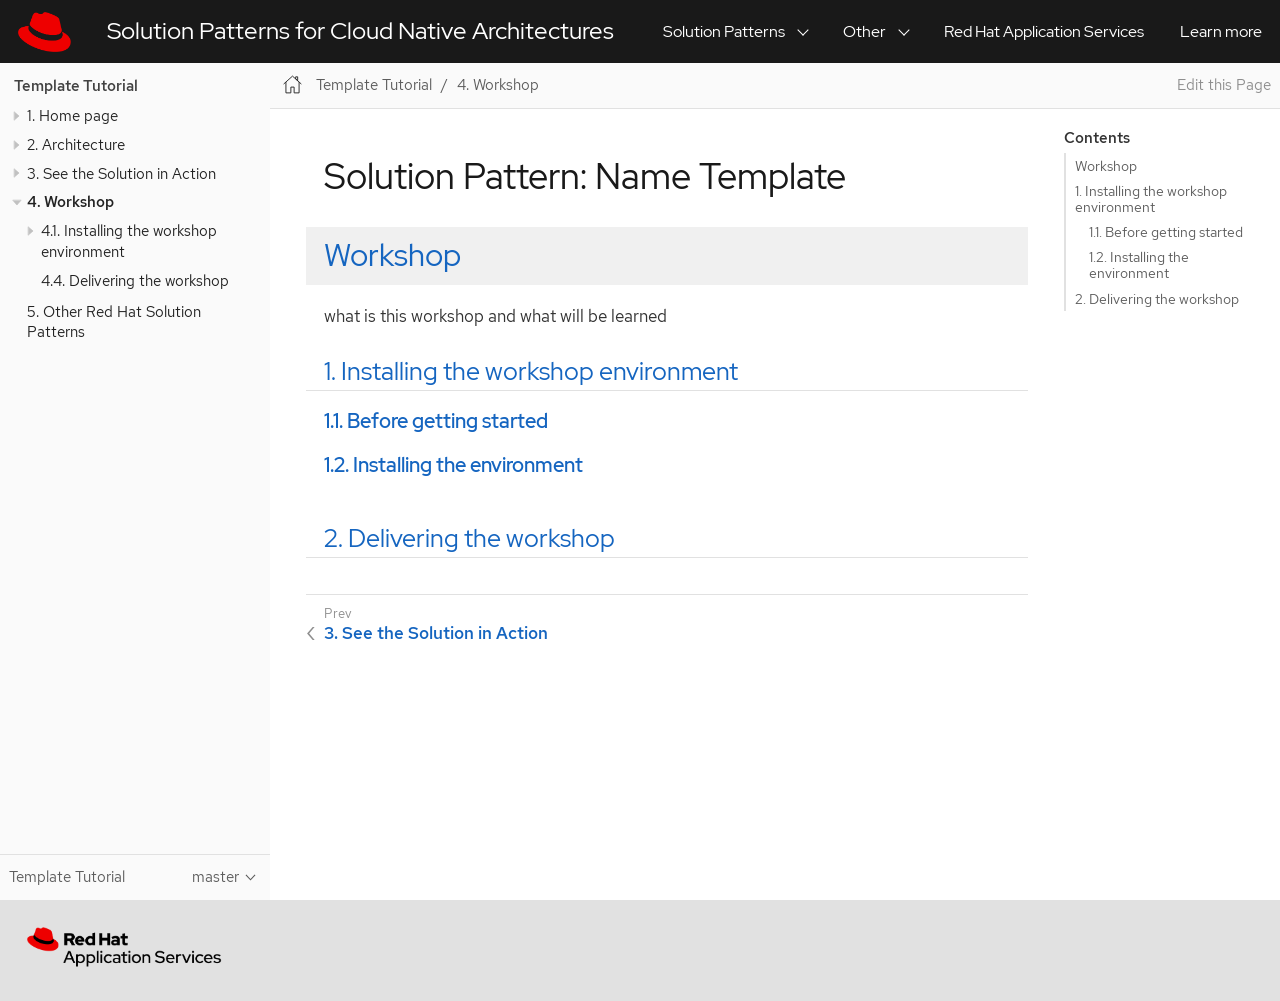
<file: solution-pattern-template/04-workshop.html>
<!DOCTYPE html>
<html lang="en">
  <head>
    <meta charset="utf-8">
    <meta name="viewport" content="width=device-width,initial-scale=1">
    <title>Solution Pattern: Name Template :: Solution Patterns for Cloud Native Architectures</title>
    <link rel="canonical" href="https://redhat-solution-patterns.github.io/solution-patterns/solution-pattern-template/04-workshop.html">
    <link rel="prev" href="03-demo.html">
    <meta name="generator" content="Antora 3.0.0">
    <link rel="stylesheet" href="../_/css/site.css">
<link rel="icon" href="../_/img/favicon.ico" type="image/x-icon">
<link rel="stylesheet" href="https://cdnjs.cloudflare.com/ajax/libs/font-awesome/4.7.0/css/font-awesome.min.css">
  </head>
  <body class="article">
<header class="header">
  <nav class="navbar">
    <div class="navbar-brand">
      <a class="navbar-item" href="https://redhat-solution-patterns.github.io/" target="_blank"><img
          src="../_/img/logo.png" height="40px" alt="Cloud Native Architecture Solution Patterns"></a>
      <a class="navbar-item" style="font-size: 24px; color: white" href="https://redhat-solution-patterns.github.io/solution-patterns">Solution Patterns for Cloud Native Architectures</a>
      <button class="navbar-burger" data-target="topbar-nav">
        <span></span>
        <span></span>
        <span></span>
      </button>
    </div>
    <div id="topbar-nav" class="navbar-menu">
      <div class="navbar-end">


        <div class="navbar-item has-dropdown is-hoverable">
          <a class="navbar-link" href="#">Solution Patterns</a>
          <div class="navbar-dropdown">
            <a class="navbar-item" href="https://red.ht/enhance-with-cdc">Adopt Change Data Capture for <br/>stack modernization</a>
            <a class="navbar-item" href="https://red.ht/enhance-with-eda">Enhancing Applications with Application Services</a>
          </div>
        </div>

        <div class="navbar-item has-dropdown is-hoverable">
          <a class="navbar-link" href="#">Other</a>
          <div class="navbar-dropdown">
            <a class="navbar-item" href="https://redhat-gitops-patterns.io/">GitOps Solution Patterns</a>
            <a class="navbar-item" href="https://hybrid-cloud-patterns.io/">Hybrid Cloud Solution Patterns</a>
          </div>
        </div>

        <a class="navbar-item" target="_blank" href="https://www.redhat.com/en/products/middleware">Red Hat Application Services</a>
        <a class="navbar-item" target="_blank" href="https://developers.redhat.com/middleware">Learn more</a>

      </div>
    </div>
  </nav>
</header>
<div class="body">
<div class="nav-container" data-component="solution-pattern-template" data-version="master">
  <aside class="nav">
    <div class="panels">
<div class="nav-panel-menu is-active" data-panel="menu">
  <nav class="nav-menu">
    <h3 class="title"><a href="index.html" class=" query-params-link">Template Tutorial</a></h3>
<ul class="nav-list">
  <li class="nav-item" data-depth="0">
<ul class="nav-list">
  <li class="nav-item" data-depth="1">
    <button class="nav-item-toggle"></button>
    <a class="nav-link" href="index.html">1. Home page</a>
<ul class="nav-list">
  <li class="nav-item" data-depth="2">
    <a class="nav-link" href="index.html#use-cases">1.1 Use cases</a>
  </li>
  <li class="nav-item" data-depth="2">
    <a class="nav-link" href="01-pattern.html#_the_story_behind_this_solution_pattern">1.2 The story behind this solution pattern</a>
  </li>
  <li class="nav-item" data-depth="2">
    <a class="nav-link" href="01-pattern.html#_the_solution">1.3 The solution</a>
  </li>
  <li class="nav-item" data-depth="2">
    <a class="nav-link" href="index.html#_content_overview">1.4 Content Overview</a>
  </li>
  <li class="nav-item" data-depth="2">
    <a class="nav-link" href="index.html#_content_overview">1.5 Explore more solution patterns</a>
  </li>
</ul>
  </li>
  <li class="nav-item" data-depth="1">
    <button class="nav-item-toggle"></button>
    <a class="nav-link" href="02-architecture.html">2. Architecture</a>
<ul class="nav-list">
  <li class="nav-item" data-depth="2">
    <a class="nav-link" href="02-architecture.html#tech_stack">2.1. Technology stack</a>
  </li>
  <li class="nav-item" data-depth="2">
    <a class="nav-link" href="02-architecture.html#in_depth">2.2. An in-depth look at the solution&#8217;s architecture</a>
  </li>
  <li class="nav-item" data-depth="2">
    <a class="nav-link" href="02-architecture.html#tech_stack">2.3. More about the technology stack</a>
  </li>
</ul>
  </li>
  <li class="nav-item" data-depth="1">
    <button class="nav-item-toggle"></button>
    <a class="nav-link" href="03-demo.html">3. See the Solution in Action</a>
<ul class="nav-list">
  <li class="nav-item" data-depth="2">
    <a class="nav-link" href="03-demo.html#_demonstration">3.1. Demonstration</a>
  </li>
  <li class="nav-item" data-depth="2">
    <button class="nav-item-toggle"></button>
    <a class="nav-link" href="03-demo.html#_run_the_demonstration">3.2. Run this demonstration</a>
<ul class="nav-list">
  <li class="nav-item" data-depth="3">
    <a class="nav-link" href="03-demo.html#_before_getting_started">3.3. Pre-requisites</a>
  </li>
  <li class="nav-item" data-depth="3">
    <a class="nav-link" href="03-demo.html#_installing_the_demo">3.4. Installing the demo</a>
  </li>
  <li class="nav-item" data-depth="3">
    <a class="nav-link" href="03-demo.html#_walkthrough_guide">3.5. Walkthrough guide</a>
  </li>
</ul>
  </li>
</ul>
  </li>
  <li class="nav-item is-current-page" data-depth="1">
    <button class="nav-item-toggle"></button>
    <a class="nav-link" href="04-workshop.html">4. Workshop</a>
<ul class="nav-list">
  <li class="nav-item" data-depth="2">
    <button class="nav-item-toggle"></button>
    <a class="nav-link" href="#_installing_the_workshop_environment">4.1. Installing the workshop environment</a>
<ul class="nav-list">
  <li class="nav-item" data-depth="3">
    <span class="nav-text">xref:04-workshop.adoc#_before_getting_started[4.2. Pre-requisites</span>
  </li>
  <li class="nav-item" data-depth="3">
    <a class="nav-link" href="#install_wksp_details">4.3. Installing the environment</a>
  </li>
</ul>
  </li>
  <li class="nav-item" data-depth="2">
    <a class="nav-link" href="#deliver_wksp">4.4. Delivering the workshop</a>
  </li>
</ul>
  </li>
  <li class="nav-item" data-depth="1">
    <a class="nav-link" href="https://redhat-solution-patterns.github.io/">5. Other Red Hat Solution Patterns</a>
  </li>
</ul>
  </li>
</ul>
  </nav>
</div>
<div class="nav-panel-explore" data-panel="explore">
  <div class="context">
    <span class="title">Template Tutorial</span>
    <span class="version">master</span>
  </div>
  <ul class="components">
    <li class="component is-current">
      <span class="title">Template Tutorial</span>
      <ul class="versions">
        <li class="version is-current">
          <a href="index.html">master</a>
        </li>
      </ul>
    </li>
  </ul>
</div>
    </div>
  </aside>
</div>
<main class="article">
<div class="toolbar" role="navigation">
<button class="nav-toggle"></button>
  <a href="index.html" class="home-link"></a>
<nav class="breadcrumbs" aria-label="breadcrumbs">
  <ul>
    <li><a href="index.html">Template Tutorial</a></li>
    <li><a href="04-workshop.html">4. Workshop</a></li>
  </ul>
</nav>
  <div class="edit-this-page"><a href="https://github.com/gmidha1/solution-pattern-multicloud-gitops-odf/edit/main/documentation/modules/ROOT/pages/04-workshop.adoc">Edit this Page</a></div>
  </div>
  <div class="content">
<article class="doc">
<h1 class="page">Solution Pattern: Name Template</h1>
<h1 id="_workshop" class="sect0"><a class="anchor" href="#_workshop"></a><a class="link" href="#_workshop">Workshop</a></h1>
<div class="openblock partintro">
<div class="content">
what is this workshop and what will be learned
</div>
</div>
<div class="sect1">
<h2 id="_installing_the_workshop_environment"><a class="anchor" href="#_installing_the_workshop_environment"></a><a class="link" href="#_installing_the_workshop_environment">1. Installing the workshop environment</a></h2>
<div class="sectionbody">
<div class="sect2">
<h3 id="_before_getting_started"><a class="anchor" href="#_before_getting_started"></a><a class="link" href="#_before_getting_started">1.1. Before getting started</a></h3>

</div>
<div class="sect2">
<h3 id="_installing_the_environment"><a class="anchor" href="#_installing_the_environment"></a><a class="link" href="#_installing_the_environment">1.2. Installing the environment</a></h3>

</div>
</div>
</div>
<div class="sect1">
<h2 id="_delivering_the_workshop"><a class="anchor" href="#_delivering_the_workshop"></a><a class="link" href="#_delivering_the_workshop">2. Delivering the workshop</a></h2>
<div class="sectionbody">

</div>
</div>
<nav class="pagination">
  <span class="prev"><a href="03-demo.html" class="query-params-link">3. See the Solution in Action</a></span>
</nav>
</article>
<aside class="toc sidebar" data-title="Contents" data-levels="2">
  <div class="toc-menu"></div>
</aside>
  </div>
</main>
</div>
<footer class="footer">
  <img
          src="../_/img/app-services-logo.png" height="40px" alt="Cloud Native Architecture Solution Patterns"  href="https://redhat.com" ></a>
</footer><script src="../_/js/vendor/clipboard.js"></script>
<script src="../_/js/site.js"></script>
<script async src="../_/js/vendor/highlight.js"></script>
  </body>
</html>
</file>
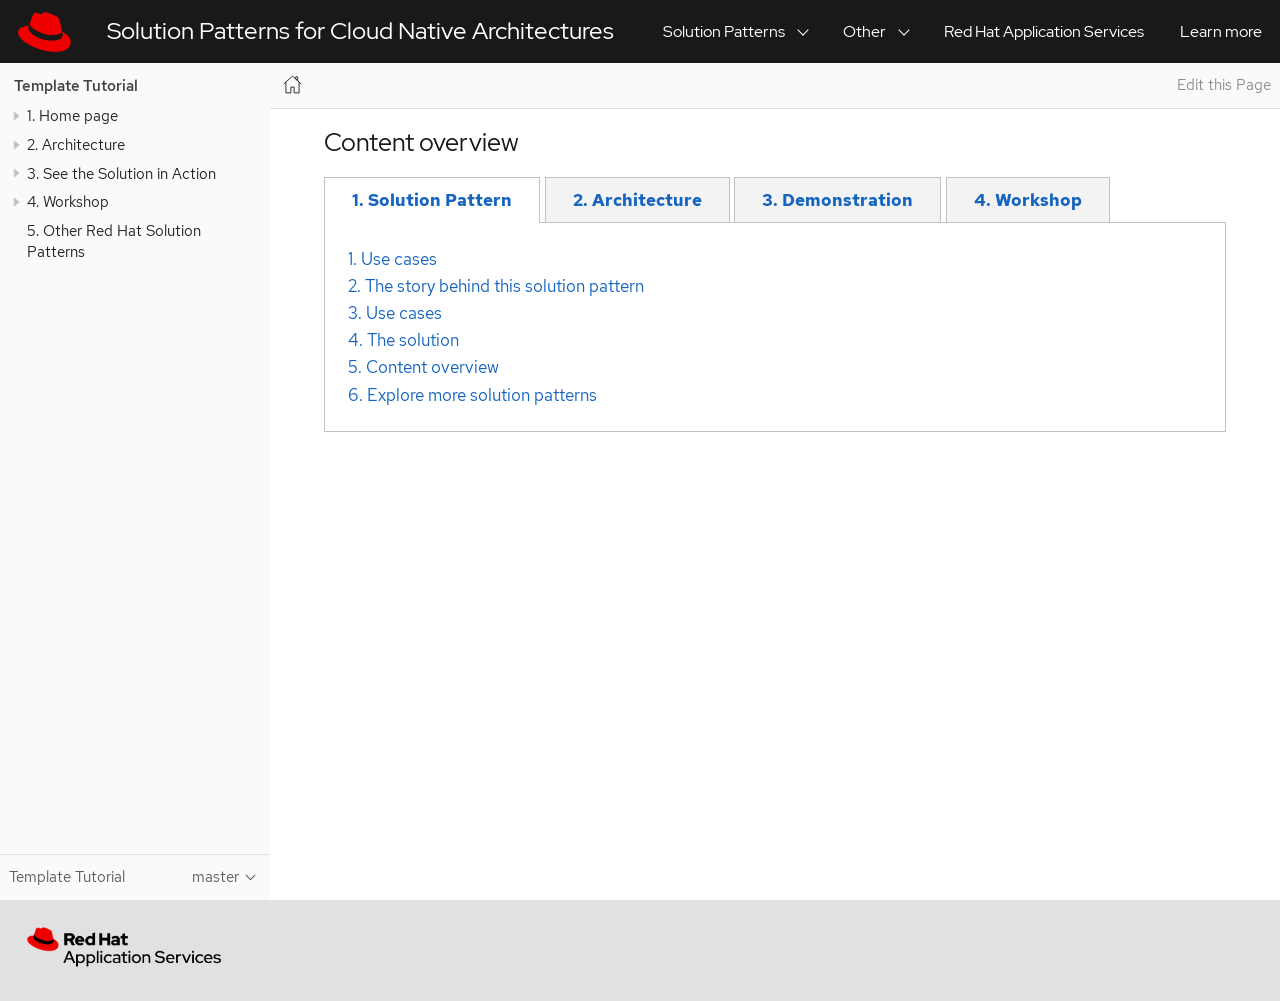
<file: solution-pattern-template/content-overview.html>
<!DOCTYPE html>
<html lang="en">
  <head>
    <meta charset="utf-8">
    <meta name="viewport" content="width=device-width,initial-scale=1">
    <title>Untitled :: Solution Patterns for Cloud Native Architectures</title>
    <link rel="canonical" href="https://redhat-solution-patterns.github.io/solution-patterns/solution-pattern-template/content-overview.html">
    <meta name="generator" content="Antora 3.0.0">
    <link rel="stylesheet" href="../_/css/site.css">
<link rel="icon" href="../_/img/favicon.ico" type="image/x-icon">
<link rel="stylesheet" href="https://cdnjs.cloudflare.com/ajax/libs/font-awesome/4.7.0/css/font-awesome.min.css">
  </head>
  <body class="article">
<header class="header">
  <nav class="navbar">
    <div class="navbar-brand">
      <a class="navbar-item" href="https://redhat-solution-patterns.github.io/" target="_blank"><img
          src="../_/img/logo.png" height="40px" alt="Cloud Native Architecture Solution Patterns"></a>
      <a class="navbar-item" style="font-size: 24px; color: white" href="https://redhat-solution-patterns.github.io/solution-patterns">Solution Patterns for Cloud Native Architectures</a>
      <button class="navbar-burger" data-target="topbar-nav">
        <span></span>
        <span></span>
        <span></span>
      </button>
    </div>
    <div id="topbar-nav" class="navbar-menu">
      <div class="navbar-end">


        <div class="navbar-item has-dropdown is-hoverable">
          <a class="navbar-link" href="#">Solution Patterns</a>
          <div class="navbar-dropdown">
            <a class="navbar-item" href="https://red.ht/enhance-with-cdc">Adopt Change Data Capture for <br/>stack modernization</a>
            <a class="navbar-item" href="https://red.ht/enhance-with-eda">Enhancing Applications with Application Services</a>
          </div>
        </div>

        <div class="navbar-item has-dropdown is-hoverable">
          <a class="navbar-link" href="#">Other</a>
          <div class="navbar-dropdown">
            <a class="navbar-item" href="https://redhat-gitops-patterns.io/">GitOps Solution Patterns</a>
            <a class="navbar-item" href="https://hybrid-cloud-patterns.io/">Hybrid Cloud Solution Patterns</a>
          </div>
        </div>

        <a class="navbar-item" target="_blank" href="https://www.redhat.com/en/products/middleware">Red Hat Application Services</a>
        <a class="navbar-item" target="_blank" href="https://developers.redhat.com/middleware">Learn more</a>

      </div>
    </div>
  </nav>
</header>
<div class="body">
<div class="nav-container" data-component="solution-pattern-template" data-version="master">
  <aside class="nav">
    <div class="panels">
<div class="nav-panel-menu is-active" data-panel="menu">
  <nav class="nav-menu">
    <h3 class="title"><a href="index.html" class=" query-params-link">Template Tutorial</a></h3>
<ul class="nav-list">
  <li class="nav-item" data-depth="0">
<ul class="nav-list">
  <li class="nav-item" data-depth="1">
    <button class="nav-item-toggle"></button>
    <a class="nav-link" href="index.html">1. Home page</a>
<ul class="nav-list">
  <li class="nav-item" data-depth="2">
    <a class="nav-link" href="index.html#use-cases">1.1 Use cases</a>
  </li>
  <li class="nav-item" data-depth="2">
    <a class="nav-link" href="01-pattern.html#_the_story_behind_this_solution_pattern">1.2 The story behind this solution pattern</a>
  </li>
  <li class="nav-item" data-depth="2">
    <a class="nav-link" href="01-pattern.html#_the_solution">1.3 The solution</a>
  </li>
  <li class="nav-item" data-depth="2">
    <a class="nav-link" href="index.html#_content_overview">1.4 Content Overview</a>
  </li>
  <li class="nav-item" data-depth="2">
    <a class="nav-link" href="index.html#_content_overview">1.5 Explore more solution patterns</a>
  </li>
</ul>
  </li>
  <li class="nav-item" data-depth="1">
    <button class="nav-item-toggle"></button>
    <a class="nav-link" href="02-architecture.html">2. Architecture</a>
<ul class="nav-list">
  <li class="nav-item" data-depth="2">
    <a class="nav-link" href="02-architecture.html#tech_stack">2.1. Technology stack</a>
  </li>
  <li class="nav-item" data-depth="2">
    <a class="nav-link" href="02-architecture.html#in_depth">2.2. An in-depth look at the solution&#8217;s architecture</a>
  </li>
  <li class="nav-item" data-depth="2">
    <a class="nav-link" href="02-architecture.html#tech_stack">2.3. More about the technology stack</a>
  </li>
</ul>
  </li>
  <li class="nav-item" data-depth="1">
    <button class="nav-item-toggle"></button>
    <a class="nav-link" href="03-demo.html">3. See the Solution in Action</a>
<ul class="nav-list">
  <li class="nav-item" data-depth="2">
    <a class="nav-link" href="03-demo.html#_demonstration">3.1. Demonstration</a>
  </li>
  <li class="nav-item" data-depth="2">
    <button class="nav-item-toggle"></button>
    <a class="nav-link" href="03-demo.html#_run_the_demonstration">3.2. Run this demonstration</a>
<ul class="nav-list">
  <li class="nav-item" data-depth="3">
    <a class="nav-link" href="03-demo.html#_before_getting_started">3.3. Pre-requisites</a>
  </li>
  <li class="nav-item" data-depth="3">
    <a class="nav-link" href="03-demo.html#_installing_the_demo">3.4. Installing the demo</a>
  </li>
  <li class="nav-item" data-depth="3">
    <a class="nav-link" href="03-demo.html#_walkthrough_guide">3.5. Walkthrough guide</a>
  </li>
</ul>
  </li>
</ul>
  </li>
  <li class="nav-item" data-depth="1">
    <button class="nav-item-toggle"></button>
    <a class="nav-link" href="04-workshop.html">4. Workshop</a>
<ul class="nav-list">
  <li class="nav-item" data-depth="2">
    <button class="nav-item-toggle"></button>
    <a class="nav-link" href="04-workshop.html#_installing_the_workshop_environment">4.1. Installing the workshop environment</a>
<ul class="nav-list">
  <li class="nav-item" data-depth="3">
    <span class="nav-text">xref:04-workshop.adoc#_before_getting_started[4.2. Pre-requisites</span>
  </li>
  <li class="nav-item" data-depth="3">
    <a class="nav-link" href="04-workshop.html#install_wksp_details">4.3. Installing the environment</a>
  </li>
</ul>
  </li>
  <li class="nav-item" data-depth="2">
    <a class="nav-link" href="04-workshop.html#deliver_wksp">4.4. Delivering the workshop</a>
  </li>
</ul>
  </li>
  <li class="nav-item" data-depth="1">
    <a class="nav-link" href="https://redhat-solution-patterns.github.io/">5. Other Red Hat Solution Patterns</a>
  </li>
</ul>
  </li>
</ul>
  </nav>
</div>
<div class="nav-panel-explore" data-panel="explore">
  <div class="context">
    <span class="title">Template Tutorial</span>
    <span class="version">master</span>
  </div>
  <ul class="components">
    <li class="component is-current">
      <span class="title">Template Tutorial</span>
      <ul class="versions">
        <li class="version is-current">
          <a href="index.html">master</a>
        </li>
      </ul>
    </li>
  </ul>
</div>
    </div>
  </aside>
</div>
<main class="article">
<div class="toolbar" role="navigation">
<button class="nav-toggle"></button>
  <a href="index.html" class="home-link"></a>
<nav class="breadcrumbs" aria-label="breadcrumbs">
</nav>
  <div class="edit-this-page"><a href="https://github.com/gmidha1/solution-pattern-multicloud-gitops-odf/edit/main/documentation/modules/ROOT/pages/content-overview.adoc">Edit this Page</a></div>
  </div>
  <div class="content">
<article class="doc">
<h2 id="_content_overview" class="discrete">Content overview</h2>
<div class="tabset is-loading">
<div class="ulist tabs">
<ul>
<li>
<p><a id="tabset1_a-href-index-html-class-xref-page-1-solution-pattern-a"></a><a href="index.html" class="xref page">1. Solution Pattern</a></p>
</li>
<li>
<p><a id="tabset1_a-href-02-architecture-html-class-xref-page-2-architecture-a"></a><a href="02-architecture.html" class="xref page">2. Architecture</a></p>
</li>
<li>
<p><a id="tabset1_a-href-03-demo-html-class-xref-page-3-demonstration-a"></a><a href="03-demo.html" class="xref page">3. Demonstration</a></p>
</li>
<li>
<p><a id="tabset1_a-href-04-workshop-html-class-xref-page-4-workshop-a"></a><a href="04-workshop.html" class="xref page">4. Workshop</a></p>
</li>
</ul>
</div>
<div class="content">
<div class="tab-pane" aria-labelledby="tabset1_a-href-index-html-class-xref-page-1-solution-pattern-a">
<div class="paragraph">
<p><a href="index.html#use-cases" class="xref page">1. Use cases</a><br>
<a href="01-pattern.html#_the_story_behind_this_solution_pattern" class="xref page">2. The story behind this solution pattern</a><br>
<a href="index.html#use-cases" class="xref page">3. Use cases</a><br>
<a href="01-pattern.html#_the_solution" class="xref page">4. The solution</a><br>
<a href="index.html#content_overview" class="xref page">5. Content overview</a><br>
<a href="index.html#_explore_more_solution_patterns" class="xref page">6. Explore more solution patterns</a></p>
</div>
</div>
<div class="tab-pane" aria-labelledby="tabset1_a-href-02-architecture-html-class-xref-page-2-architecture-a">
<div class="paragraph">
<p><a href="02-architecture.html#_common_challenges" class="xref page">1. Common challenges</a><br>
<a href="02-architecture.html#tech_stack" class="xref page">2. Technology stack</a><br>
<a href="02-architecture.html#in_depth" class="xref page">3. An in-depth look at the solution&#8217;s architecture</a><br>
<a href="02-architecture.html#more_tech" class="xref page">4. More about the technology stack</a></p>
</div>
</div>
<div class="tab-pane" aria-labelledby="tabset1_a-href-03-demo-html-class-xref-page-3-demonstration-a">
<div class="paragraph">
<p><a href="03-demo.html#_demonstration" class="xref page">1. Demonstration</a><br>
<a href="03-demo.html#_walkthrough_guide" class="xref page">2. Walkthrough guide</a></p>
</div>
</div>
<div class="tab-pane" aria-labelledby="tabset1_a-href-04-workshop-html-class-xref-page-4-workshop-a">
<div class="paragraph">
<p><a href="04-workshop.html#_installing_the_workshop_environment" class="xref page">1. Installing the workshop environment</a><br>
<a href="04-workshop.html#_delivering_the_workshop" class="xref page">2. Delivering the workshop</a></p>
</div>
</div>
</div>
</div>
</article>
<aside class="toc sidebar" data-title="Contents" data-levels="2">
  <div class="toc-menu"></div>
</aside>
  </div>
</main>
</div>
<footer class="footer">
  <img
          src="../_/img/app-services-logo.png" height="40px" alt="Cloud Native Architecture Solution Patterns"  href="https://redhat.com" ></a>
</footer><script src="../_/js/vendor/clipboard.js"></script>
<script src="../_/js/site.js"></script>
<script async src="../_/js/vendor/highlight.js"></script>
  </body>
</html>
</file>
<file: _/css/site.css>
@font-face{font-family:RedHatDisplay;font-style:normal;font-weight:400;src:url(../font/RedHatDisplay-Regular.woff) format("woff")}@font-face{font-family:RedHatDisplay;font-style:italic;font-weight:400;src:url(../font/RedHatDisplay-Italic.woff) format("woff")}@font-face{font-family:RedHatDisplay;font-style:normal;font-weight:500;src:url(../font/RedHatDisplay-Medium.woff) format("woff")}@font-face{font-family:RedHatDisplay;font-style:italic;font-weight:500;src:url(../font/RedHatDisplay-MediumItalic.woff) format("woff")}@font-face{font-family:RedHatDisplay;font-style:normal;font-weight:700;src:url(../font/RedHatDisplay-Bold.woff) format("woff")}@font-face{font-family:RedHatDisplay;font-style:italic;font-weight:700;src:url(../font/RedHatDisplay-BoldItalic.woff) format("woff")}@font-face{font-family:RedHatDisplay;font-style:normal;font-weight:900;src:url(../font/RedHatDisplay-Black.woff) format("woff")}@font-face{font-family:RedHatDisplay;font-style:italic;font-weight:900;src:url(../font/RedHatDisplay-BlackItalic.woff) format("woff")}@font-face{font-family:RedHatText;font-style:normal;font-weight:400;src:url(../font/RedHatText-Regular.woff) format("woff")}@font-face{font-family:RedHatText;font-style:italic;font-weight:400;src:url(../font/RedHatText-Italic.woff) format("woff")}@font-face{font-family:RedHatText;font-style:normal;font-weight:500;src:url(../font/RedHatText-Medium.woff) format("woff")}@font-face{font-family:RedHatText;font-style:italic;font-weight:500;src:url(../font/RedHatText-MediumItalic.woff) format("woff")}@font-face{font-family:RedHatText;font-style:normal;font-weight:700;src:url(../font/RedHatText-Bold.woff) format("woff")}@font-face{font-family:RedHatText;font-style:italic;font-weight:700;src:url(../font/RedHatText-BoldItalic.woff) format("woff")}@font-face{font-family:JetBrainsMono;font-style:normal;font-weight:400;src:url(../font/JetBrainsMono-Regular.woff) format("woff")}@font-face{font-family:JetBrainsMono;font-style:italic;font-weight:400;src:url(../font/JetBrainsMono-Italic.woff) format("woff")}@font-face{font-family:JetBrainsMono;font-style:normal;font-weight:500;src:url(../font/JetBrainsMono-Medium.woff) format("woff")}@font-face{font-family:JetBrainsMono;font-style:italic;font-weight:500;src:url(../font/JetBrainsMono-Medium-Italic.woff) format("woff")}@font-face{font-family:JetBrainsMono;font-style:normal;font-weight:700;src:url(../font/JetBrainsMono-Bold.woff) format("woff")}@font-face{font-family:JetBrainsMono;font-style:italic;font-weight:700;src:url(../font/JetBrainsMono-Bold-Italic.woff) format("woff")}@font-face{font-family:JetBrainsMono;font-style:normal;font-weight:900;src:url(../font/JetBrainsMono-ExtraBold.woff) format("woff")}@font-face{font-family:JetBrainsMono;font-style:italic;font-weight:900;src:url(../font/JetBrainsMono-ExtraBold-Italic.woff) format("woff")}body,html{height:100%}*,::after,::before{-webkit-box-sizing:inherit;box-sizing:inherit}html{-webkit-box-sizing:border-box;box-sizing:border-box;font-size:1.1em;-webkit-text-size-adjust:100%;-moz-text-size-adjust:100%;-ms-text-size-adjust:100%;text-size-adjust:100%}@media screen and (min-width:1024px){html{font-size:1.125em}}body{background:#fff;color:#222;font-family:RedHatText,sans-serif;line-height:1.15;margin:0}a{text-decoration:none}a:hover{text-decoration:underline}a:active{background-color:none}code,kbd,pre{font-family:JetBrainsMono,monospace}b,dt,strong,th{font-weight:500}em em{font-style:normal}strong strong{font-weight:400}button{cursor:pointer;font-family:inherit;font-size:1em;line-height:1.15;margin:0}button::-moz-focus-inner{border:none;padding:0}.body{word-wrap:break-word}@media screen and (min-width:1024px){.body{display:-webkit-box;display:-ms-flexbox;display:flex}}.nav-container{position:fixed;top:3.5rem;left:0;width:100%;font-size:.94444rem;z-index:1;visibility:hidden}@media screen and (min-width:769px){.nav-container{width:15rem}}@media screen and (min-width:1024px){.nav-container{font-size:.86111rem;-webkit-box-flex:0;-ms-flex:none;flex:none;position:static;top:0;visibility:visible}}.nav-container.is-active{visibility:visible}.nav{background:#fafafa;position:relative;top:2.5rem;height:calc(100vh - 6rem)}@media screen and (min-width:769px){.nav{-webkit-box-shadow:.5px 0 3px #c1c1c1;box-shadow:.5px 0 3px #c1c1c1}}@media screen and (min-width:1024px){.nav{top:3.5rem;-webkit-box-shadow:none;box-shadow:none;position:sticky;height:calc(100vh - 3.5rem)}}.nav .panels{display:-webkit-box;display:-ms-flexbox;display:flex;-webkit-box-orient:vertical;-webkit-box-direction:normal;-ms-flex-direction:column;flex-direction:column;height:inherit}html.is-clipped--nav{overflow-y:hidden}.nav-panel-menu{overflow-y:scroll;display:-webkit-box;display:-ms-flexbox;display:flex;-webkit-box-orient:vertical;-webkit-box-direction:normal;-ms-flex-direction:column;flex-direction:column;height:calc(100vh - 8.5rem)}@media screen and (min-width:1024px){.nav-panel-menu{height:calc(100vh - 6rem)}}.nav-panel-menu:not(.is-active) .nav-menu{opacity:.75}.nav-panel-menu:not(.is-active)::after{content:"";background:rgba(0,0,0,.5);display:block;position:absolute;top:0;right:0;bottom:0;left:0}.nav-panel-explore .components,.nav-panel-menu{scrollbar-width:thin;scrollbar-color:#c1c1c1 transparent}.nav-panel-explore .components::-webkit-scrollbar,.nav-panel-menu::-webkit-scrollbar{width:.25rem}.nav-panel-explore .components::-webkit-scrollbar-thumb,.nav-panel-menu::-webkit-scrollbar-thumb{background-color:#c1c1c1}.nav-menu{-webkit-box-flex:1;-ms-flex-positive:1;flex-grow:1;min-height:0;width:100%;padding:.5rem .75rem;line-height:1.35;position:relative}.nav-menu h3.title{color:#424242;font-size:inherit;font-weight:500;margin:0;padding:.25em 0 .125em}.nav-menu a{color:inherit}.nav-list{margin:0 0 0 .75rem;padding:0}.nav-menu>.nav-list{margin-bottom:.5rem}.nav-item{list-style:none;margin-top:.5em}.nav-item-toggle~.nav-list{padding-bottom:.125rem}.nav-item[data-depth="0"]>.nav-list:first-child{display:block;margin:0}.nav-item:not(.is-active)>.nav-list{display:none}.nav-item-toggle{background:transparent url(../img/caret.svg) no-repeat 50%/50%;border:none;outline:none;line-height:inherit;position:absolute;height:1.35em;width:1.35em;margin-top:-.05em;margin-left:-1.35em}.nav-item.is-active>.nav-item-toggle{-webkit-transform:rotate(90deg);transform:rotate(90deg)}.is-current-page>.nav-link,.is-current-page>.nav-text{font-weight:500}.nav-panel-explore{background:#fafafa;-webkit-box-orient:vertical;-webkit-box-direction:normal;-ms-flex-direction:column;flex-direction:column;position:absolute;right:0;bottom:0;left:0;max-height:calc(50% + 2.5rem)}.nav-panel-explore,.nav-panel-explore .context{display:-webkit-box;display:-ms-flexbox;display:flex}.nav-panel-explore .context{font-size:.83333rem;-ms-flex-negative:0;flex-shrink:0;color:#5d5d5d;-webkit-box-shadow:0 -1px 0 #e1e1e1;box-shadow:0 -1px 0 #e1e1e1;padding:0 .25rem 0 .5rem;-webkit-box-align:center;-ms-flex-align:center;align-items:center;-webkit-box-pack:justify;-ms-flex-pack:justify;justify-content:space-between;cursor:pointer;line-height:1;height:2.5rem}.nav-panel-explore .context .version{background-image:url(../img/chevron.svg);background-repeat:no-repeat;background-position:right .5rem top 50%;background-size:auto .75em;padding:0 1.5rem 0 0}.nav-panel-explore .components{line-height:1.6;-webkit-box-flex:1;-ms-flex-positive:1;flex-grow:1;-webkit-box-shadow:inset 0 1px 5px #e1e1e1;box-shadow:inset 0 1px 5px #e1e1e1;background:#f0f0f0;padding:.5rem .75rem 0;margin:0;overflow-y:scroll;max-height:100%;display:block}.nav-panel-explore:not(.is-active) .components{display:none}.nav-panel-explore .component{display:block}.nav-panel-explore .component+.component{margin-top:.5rem}.nav-panel-explore .component:last-child{margin-bottom:.75rem}.nav-panel-explore .component .title{font-weight:500}.nav-panel-explore .versions{display:-webkit-box;display:-ms-flexbox;display:flex;-ms-flex-wrap:wrap;flex-wrap:wrap;list-style:none;padding-left:0;margin-top:-.25rem;line-height:1}.nav-panel-explore .component .version{display:block;margin:.375rem .375rem 0 0}.nav-panel-explore .component .version a{border:1px solid #c1c1c1;border-radius:.25rem;color:inherit;opacity:.75;white-space:nowrap;padding:.125em .25em;display:inherit}.nav-panel-explore .component .is-current a{border-color:currentColor;opacity:.9;font-weight:500}@media screen and (max-width:1023px){aside.toc.sidebar{display:none}}@media screen and (min-width:1024px){main{-webkit-box-flex:1;-ms-flex:auto;flex:auto;min-width:0}main>.content{display:-webkit-box;display:-ms-flexbox;display:flex}aside.toc.embedded{display:none}aside.toc.sidebar{-webkit-box-flex:0;-ms-flex:0 0 9rem;flex:0 0 9rem}}@media screen and (min-width:1216px){aside.toc.sidebar{-ms-flex-preferred-size:12rem;flex-basis:12rem}}.toolbar{color:#5d5d5d;-webkit-box-align:center;-ms-flex-align:center;align-items:center;background-color:#fafafa;-webkit-box-shadow:0 1px 0 #e1e1e1;box-shadow:0 1px 0 #e1e1e1;display:-webkit-box;display:-ms-flexbox;display:flex;font-size:.83333rem;height:2.5rem;-webkit-box-pack:start;-ms-flex-pack:start;justify-content:flex-start;position:sticky;top:3.5rem;z-index:2}.toolbar a{color:inherit}.nav-toggle{background:url(../img/menu.svg) no-repeat 50% 47.5%;background-size:49%;border:none;outline:none;line-height:inherit;height:2.5rem;padding:0;width:2.5rem;margin-right:-.25rem}@media screen and (min-width:1024px){.nav-toggle{display:none}}.nav-toggle.is-active{background-image:url(../img/back.svg);background-size:41.5%}.home-link{background:url(../img/home-o.svg) no-repeat 50% 45%;background-size:50%;display:block;height:2.5rem;padding:0;width:2.5rem}.home-link.is-current,.home-link:hover{background-image:url(../img/home.svg)}.edit-this-page{display:none;padding-right:.5rem}@media screen and (min-width:1024px){.edit-this-page{display:block}}.toolbar .edit-this-page a{color:#8e8e8e}.breadcrumbs{display:none;-webkit-box-flex:1;-ms-flex:1 1;flex:1 1;padding:0 .5rem 0 .75rem;line-height:1.35}@media screen and (min-width:1024px){.breadcrumbs{display:block}}a+.breadcrumbs{padding-left:.05rem}.breadcrumbs ul{display:-webkit-box;display:-ms-flexbox;display:flex;-ms-flex-wrap:wrap;flex-wrap:wrap;margin:0;padding:0;list-style:none}.breadcrumbs li{display:inline;margin:0}.breadcrumbs li::after{content:"/";padding:0 .5rem}.breadcrumbs li:last-of-type::after{content:none}.page-versions{display:none;margin-right:.7rem;position:relative;line-height:1}@media screen and (min-width:1024px){.page-versions{display:block}}.page-versions .version-menu-toggle{color:inherit;background:url(../img/chevron.svg) no-repeat;background-position:right .5rem top 50%;background-size:auto .75em;border:none;outline:none;line-height:inherit;padding:.5rem 1.5rem .5rem .5rem;position:relative;z-index:3}.page-versions .version-menu{border:1px solid transparent;background-color:#f0f0f0;padding:1.25rem .5rem .5rem;position:absolute;top:0;left:0;width:100%}.page-versions:not(.is-active) .version-menu{display:none}.page-versions .version{display:block;padding-top:.5rem}.page-versions .version.is-current{display:none}.page-versions .version.is-missing{color:#8e8e8e;font-style:italic;text-decoration:none}.toc-menu{color:#5d5d5d}.toc.sidebar .toc-menu{margin-right:.75rem;position:sticky;top:6rem}.toc .toc-menu h3{color:#333;font-size:.88889rem;font-weight:500;line-height:1.3;margin:0 -.5px;padding-bottom:.25rem}.toc.sidebar .toc-menu h3{display:-webkit-box;display:-ms-flexbox;display:flex;-webkit-box-orient:vertical;-webkit-box-direction:normal;-ms-flex-direction:column;flex-direction:column;height:2.5rem;-webkit-box-pack:end;-ms-flex-pack:end;justify-content:flex-end}.toc .toc-menu ul{font-size:.83333rem;line-height:1.2;list-style:none;margin:0;padding:0}.toc.sidebar .toc-menu ul{max-height:calc(100vh - 8.5rem);overflow-y:auto;scrollbar-width:none}.toc .toc-menu ul::-webkit-scrollbar{width:0}@media screen and (min-width:1024px){.toc .toc-menu h3{font-size:.83333rem}.toc .toc-menu ul{font-size:.75rem}}.toc .toc-menu li{margin:0}.toc .toc-menu li[data-level="2"] a{padding-left:1.25rem}.toc .toc-menu li[data-level="3"] a{padding-left:2rem}.toc .toc-menu a{color:inherit;border-left:2px solid #e1e1e1;display:inline-block;padding:.25rem 0 .25rem .5rem;text-decoration:none}.sidebar.toc .toc-menu a{display:block;outline:none}.toc .toc-menu a:hover{color:#1565c0}.toc .toc-menu a.is-active{border-left-color:#1565c0;color:#333}.sidebar.toc .toc-menu a:focus{background:#fafafa}.toc .toc-menu .is-hidden-toc{display:none!important}.doc{color:#333;font-size:inherit;-ms-hyphens:auto;hyphens:auto;line-height:1.6;margin:0 auto;max-width:40rem;padding:0 1rem 4rem}@media screen and (min-width:1024px){.doc{-webkit-box-flex:1;-ms-flex:auto;flex:auto;font-size:.94444rem;margin:0 2rem;max-width:60rem;min-width:0}}.doc h1,.doc h2,.doc h3,.doc h4,.doc h5,.doc h6{color:#191919;font-family:RedHatDisplay,sans-serif;font-weight:400;-ms-hyphens:none;hyphens:none;line-height:1.3;margin:1rem 0 0}.doc>h1.page:first-child{font-size:2rem;margin:1.5rem 0}@media screen and (min-width:769px){.doc>h1.page:first-child{margin-top:2.5rem}}#preamble+.sect1,.doc .sect1+.sect1{margin-top:2rem}.doc h1.sect0{background:#f0f0f0;font-size:1.8em;margin:1.5rem -1rem 0;padding:.5rem 1rem}.doc h2:not(.discrete){border-bottom:1px solid #e1e1e1;margin-left:-1rem;margin-right:-1rem;padding:.4rem 1rem .1rem}.doc h3:not(.discrete){font-weight:500}.doc h1 .anchor,.doc h2 .anchor,.doc h3 .anchor,.doc h4 .anchor,.doc h5 .anchor,.doc h6 .anchor{position:absolute;text-decoration:none;width:1.75ex;margin-left:-1.5ex;visibility:hidden;font-size:.8em;font-weight:400;padding-top:.05em}.doc h1 .anchor::before,.doc h2 .anchor::before,.doc h3 .anchor::before,.doc h4 .anchor::before,.doc h5 .anchor::before,.doc h6 .anchor::before{content:"\00a7"}.doc h1:hover .anchor,.doc h2:hover .anchor,.doc h3:hover .anchor,.doc h4:hover .anchor,.doc h5:hover .anchor,.doc h6:hover .anchor{visibility:visible}.doc p{margin:0}.doc .tableblock p{font-size:inherit}.doc a{color:#1565c0}.doc a:hover{color:#104d92}.doc a.unresolved{color:#d32f2f}.doc i.fa{font-style:normal}.doc p code,.doc thead code{color:#222;background:#fafafa;border-radius:.25em;font-size:.95em;padding:.125em .25em}.doc pre{font-size:.88889rem;line-height:1.5;margin:0}.doc blockquote{margin:0}.doc .right{float:right}.doc .left{float:left}.doc .underline{text-decoration:underline}.doc .line-through{text-decoration:line-through}.doc .dlist,.doc .exampleblock,.doc .imageblock,.doc .listingblock,.doc .literalblock,.doc .olist,.doc .paragraph,.doc .partintro,.doc .quoteblock,.doc .sidebarblock,.doc .ulist,.doc .verseblock{margin:1rem 0 0}.doc table.tableblock{border-collapse:collapse;font-size:.83333rem;margin:2rem 0}.doc table.stretch{width:100%}.doc table.tableblock thead th{border-bottom:2.5px solid #e1e1e1;padding:.5rem}.doc table.tableblock>:not(thead) th,.doc table.tableblock td{border-top:1px solid #e1e1e1;border-bottom:1px solid #e1e1e1;padding:.5rem}.doc .halign-left{text-align:left}.doc .halign-right{text-align:right}.doc .halign-center{text-align:center}.doc .valign-top{vertical-align:top}.doc .valign-bottom{vertical-align:bottom}.doc .valign-middle{vertical-align:middle}.doc .admonitionblock{margin:1.4rem 0 0}.doc .admonitionblock p,.doc .admonitionblock td.content{font-size:.88889rem}.doc .admonitionblock td.content>:first-child{margin:0}.doc .admonitionblock pre{font-size:.83333rem}.doc .admonitionblock>table{border-collapse:collapse;table-layout:fixed;position:relative;width:100%}.doc .admonitionblock td.content{padding:1rem 1rem .75rem;background:#fafafa;width:100%}.doc .admonitionblock .icon{position:absolute;top:0;left:0;font-size:.83333rem;padding:0 .5rem;height:1.25rem;line-height:1;font-weight:500;text-transform:uppercase;border-radius:.45rem;-webkit-transform:translate(-.5rem,-50%);transform:translate(-.5rem,-50%)}.doc .admonitionblock.caution .icon{background-color:#a0439c;color:#fff}.doc .admonitionblock.important .icon{background-color:#d32f2f;color:#fff}.doc .admonitionblock.note .icon{background-color:#217ee7;color:#fff}.doc .admonitionblock.tip .icon{background-color:#41af46;color:#fff}.doc .admonitionblock.warning .icon{background-color:#e18114;color:#fff}.doc .admonitionblock .icon i{display:-webkit-inline-box;display:-ms-inline-flexbox;display:inline-flex;-webkit-box-align:center;-ms-flex-align:center;align-items:center;height:100%}.doc .admonitionblock .icon i::after{content:attr(title)}.doc .imageblock{display:-webkit-box;display:-ms-flexbox;display:flex;-webkit-box-orient:vertical;-webkit-box-direction:normal;-ms-flex-direction:column;flex-direction:column;-webkit-box-align:center;-ms-flex-align:center;align-items:center}.doc .imageblock img{display:block}.doc .image>img,.doc .imageblock img{height:auto;max-width:100%}#preamble .abstract blockquote{background:#f0f0f0;border-left:5px solid #e1e1e1;color:#4a4a4a;font-size:.88889rem;padding:.75em 1em}.doc .quoteblock{background:#fafafa;border-left:5px solid #5d5d5d;color:#5d5d5d;padding:.25rem 2rem 1.25rem}.doc .quoteblock .attribution{color:#8e8e8e;font-size:.83333rem;margin-top:.75rem}.doc .quoteblock blockquote{margin-top:1rem}.doc .quoteblock .paragraph{font-style:italic}.doc .quoteblock cite{padding-left:1em}.doc table.tableblock .paragraph{margin:0;padding:0}.doc .olist .admonitionblock,.doc .ulist .admonitionblock,.doc table.tableblock .admonitionblock{padding:0}.doc ol,.doc ul{margin:0;padding:0 0 0 2rem}.doc ol.arabic{list-style-type:decimal}.doc ol.decimal{list-style-type:decimal-leading-zero}.doc ol.loweralpha{list-style-type:lower-alpha}.doc ol.upperalpha{list-style-type:upper-alpha}.doc ol.lowerroman{list-style-type:lower-roman}.doc ol.upperroman{list-style-type:upper-roman}.doc ol.lowergreek{list-style-type:lower-greek}.doc ul.checklist{padding-left:.5rem;list-style:none}.doc ul.checklist p>i.fa-check-square-o:first-child,.doc ul.checklist p>i.fa-square-o:first-child{display:-webkit-inline-box;display:-ms-inline-flexbox;display:inline-flex;-webkit-box-pack:center;-ms-flex-pack:center;justify-content:center;width:1.25rem}.doc ul.checklist i.fa-check-square-o::before{content:"\2713"}.doc ul.checklist i.fa-square-o::before{content:"\274f"}.doc .dlist .dlist,.doc .dlist .olist,.doc .dlist .ulist,.doc .olist .dlist,.doc .olist .olist,.doc .olist .ulist,.doc .ulist .dlist,.doc .ulist .olist,.doc .ulist .ulist{margin-top:.5rem}.doc .olist li,.doc .ulist li{margin-bottom:.5rem}.doc .admonitionblock .listingblock,.doc .olist .listingblock,.doc .ulist .listingblock{padding:0}.doc .admonitionblock .title,.doc .exampleblock .title,.doc .imageblock .title,.doc .listingblock .title,.doc .literalblock .title,.doc .openblock .title,.doc .tableblock caption{color:#5d5d5d;font-size:.88889rem;font-weight:500;font-style:italic;-ms-hyphens:none;hyphens:none;letter-spacing:.01em;padding-bottom:.075rem;text-align:left}.doc .imageblock .title{margin-top:.5rem;padding-bottom:0}.doc .admonitionblock .title+.paragraph{margin-top:0}.doc .exampleblock>.content{background:#fff;border:.25rem solid #5d5d5d;border-radius:.5rem;padding:.75rem}.doc .exampleblock>.content>:first-child{margin-top:0}.doc .sidebarblock{background:#e1e1e1;border-radius:.75rem;padding:.75rem 1.5rem}.doc .sidebarblock>.content>.title{font-size:1.25rem;font-weight:500;line-height:1.3;margin-bottom:-.3em;text-align:center}.doc .sidebarblock>.content>:not(.title):first-child{margin-top:0}.doc .listingblock.wrap pre,.doc .tableblock pre{white-space:pre-wrap}.doc pre.highlight code,.doc pre:not(.highlight){background:#fafafa;-webkit-box-shadow:inset 0 0 1.75px #e1e1e1;box-shadow:inset 0 0 1.75px #e1e1e1;display:block;overflow-x:auto;padding:.75rem}.doc pre.highlight{position:relative}.doc .listingblock code[data-lang]::before{content:attr(data-lang);display:none;color:#c1c1c1;font-size:.75rem;letter-spacing:.05em;line-height:1;text-transform:uppercase;position:absolute;top:.25rem;right:.25rem}.doc .listingblock:hover code[data-lang]::before{display:block}.doc .dlist dt{font-style:italic}.doc .dlist dd{margin:0 0 .3rem 1.5rem}.doc .colist{font-size:.88889rem;margin:.25rem 0 -.25rem}.doc .colist>table>tbody>tr>:first-child,.doc .colist>table>tr>:first-child{padding:.25em .5rem 0;vertical-align:top}.doc .colist>table>tbody>tr>:last-child,.doc .colist>table>tr>:last-child{padding:.25rem 0}.doc .conum[data-value]{border:1px solid;border-radius:100%;display:inline-block;font-family:RedHatText,sans-serif;font-size:.75rem;font-style:normal;height:1.25em;line-height:1.2;text-align:center;width:1.25em;letter-spacing:-.25ex;text-indent:-.25ex}.doc .conum[data-value]::after{content:attr(data-value)}.doc .conum[data-value]+b{display:none}.doc b.button{white-space:nowrap}.doc b.button::before{content:"[";padding-right:.25em}.doc b.button::after{content:"]";padding-left:.25em}.doc kbd{display:inline-block;font-size:.66667rem;background:#fafafa;border:1px solid #c1c1c1;border-radius:.25em;-webkit-box-shadow:0 1px 0 #c1c1c1,0 0 0 .1em #fff inset;box-shadow:0 1px 0 #c1c1c1,inset 0 0 0 .1em #fff;padding:.25em .5em;vertical-align:text-bottom;white-space:nowrap}.doc .keyseq,.doc kbd{line-height:1}.doc .keyseq{font-size:.88889rem}.doc .keyseq kbd{margin:0 .125em}.doc .keyseq kbd:first-child{margin-left:0}.doc .keyseq kbd:last-child{margin-right:0}.doc .menuseq i.caret::before{content:"\203a";font-size:1.1em;font-weight:500;line-height:.90909}.doc .icon i::after,.doc .menuseq,.doc .path,.doc a.bare,.doc b.button,.doc code,.doc kbd{-ms-hyphens:none;hyphens:none}.doc td.tableblock,.doc th.tableblock{word-break:break-word}nav.pagination{border-top:1px solid #e1e1e1;line-height:1;margin:2rem -1rem -1rem;padding:.75rem 1rem 0}nav.pagination,nav.pagination span{display:-webkit-box;display:-ms-flexbox;display:flex}nav.pagination span{-webkit-box-flex:50%;-ms-flex:50%;flex:50%;-webkit-box-orient:vertical;-webkit-box-direction:normal;-ms-flex-direction:column;flex-direction:column}nav.pagination .prev{padding-right:.5rem}nav.pagination .next{margin-left:auto;padding-left:.5rem;text-align:right}nav.pagination span::before{color:#8e8e8e;font-size:.75em;padding-bottom:.1em}nav.pagination .prev::before{content:"Prev"}nav.pagination .next::before{content:"Next"}nav.pagination a{font-weight:500;line-height:1.3;position:relative}nav.pagination a::after,nav.pagination a::before{color:#8e8e8e;font-weight:400;font-size:1.5em;line-height:.75;position:absolute;top:0;width:1rem}nav.pagination .prev a::before{content:"\2039";-webkit-transform:translateX(-100%);transform:translateX(-100%)}nav.pagination .next a::after{content:"\203a"}html.is-clipped--navbar{overflow-y:hidden}body{padding-top:3.5rem}.navbar{background:#191919;font-family:RedHatDisplay,sans-serif;color:#fff;font-size:.88889rem;height:3.5rem;position:fixed;top:0;width:100%;word-wrap:break-word;z-index:4}.navbar a{text-decoration:none}.navbar-brand .navbar-item:first-child,.navbar-brand .navbar-item:first-child a{color:#fff;font-size:1.22222rem}.navbar-brand .separator{padding:0 .375rem}@media screen and (min-width:1024px){.navbar-end .navbar-link,.navbar-end>.navbar-item{color:#fff}.navbar-end .navbar-link:hover,.navbar-end>a.navbar-item:hover{background:#000;color:#fff}.navbar-end .navbar-link::after{border-color:#fff}.navbar-item.has-dropdown:hover .navbar-link{background:#000;color:#fff}}.navbar-brand{-webkit-box-align:stretch;-ms-flex-align:stretch;align-items:stretch;display:-webkit-box;display:-ms-flexbox;display:flex;-ms-flex-negative:0;flex-shrink:0;height:3.5rem}.navbar-burger{color:#fff;background:none;border:none;outline:none;line-height:1;height:3.5rem;position:relative;width:2.75rem;margin-left:auto;padding:0}.navbar-burger span{background:#fff;display:block;height:1px;left:50%;margin-left:-7px;position:absolute;top:50%;width:15px}.navbar-burger span:first-child{margin-top:-6px}.navbar-burger span:nth-child(2){margin-top:-1px}.navbar-burger span:nth-child(3){margin-top:4px}.navbar-burger.is-active span:first-child{margin-left:-5px;-webkit-transform:rotate(45deg);transform:rotate(45deg);-webkit-transform-origin:left top;transform-origin:left top}.navbar-burger.is-active span:nth-child(2){opacity:0}.navbar-burger.is-active span:nth-child(3){margin-left:-5px;-webkit-transform:rotate(-45deg);transform:rotate(-45deg);-webkit-transform-origin:left bottom;transform-origin:left bottom}.navbar-menu{display:none}.navbar-item,.navbar-link{color:#222;display:block;line-height:1.6;padding:.5rem 1rem;position:relative}.navbar-item{-webkit-box-flex:0;-ms-flex:none;flex:none}.navbar-item.has-dropdown{padding:0}.navbar-item .icon{width:1.1rem;height:1.1rem;display:block}.navbar-link{padding-right:2.5em}.navbar-dropdown .navbar-item{padding-left:1.5rem;padding-right:1.5rem}.navbar-divider{background-color:#e1e1e1;border:none;height:1px;margin:.25rem 0}@media screen and (max-width:1023px){.navbar-brand .navbar-item{-webkit-box-align:center;-ms-flex-align:center;align-items:center;display:-webkit-box;display:-ms-flexbox;display:flex}.navbar-menu{background:#fff;padding:.5rem 0}.navbar-menu.is-active{display:block;-webkit-box-shadow:0 8px 16px rgba(10,10,10,.1);box-shadow:0 8px 16px rgba(10,10,10,.1);max-height:calc(100vh - 6rem);overflow-y:auto}.navbar-menu .navbar-link:hover,.navbar-menu a.navbar-item:hover{background-color:#f5f5f5}}@media screen and (min-width:1024px){.navbar,.navbar-end,.navbar-menu{-webkit-box-align:stretch;-ms-flex-align:stretch;align-items:stretch;display:-webkit-box;display:-ms-flexbox;display:flex}.navbar-burger{display:none}.navbar-item,.navbar-link{-webkit-box-align:center;-ms-flex-align:center;align-items:center;display:-webkit-box;display:-ms-flexbox;display:flex}.navbar-item.has-dropdown{-webkit-box-align:stretch;-ms-flex-align:stretch;align-items:stretch}.navbar-item.is-hoverable:hover .navbar-dropdown{display:block}.navbar-link::after{border-width:0 0 1px 1px;border-style:solid;content:" ";display:block;height:.5em;pointer-events:none;position:absolute;-webkit-transform:rotate(-45deg);transform:rotate(-45deg);width:.5em;margin-top:-.375em;right:1.125em;top:50%}.navbar-menu{-webkit-box-flex:1;-ms-flex-positive:1;flex-grow:1}.navbar-end{-webkit-box-pack:end;-ms-flex-pack:end;justify-content:flex-end;margin-left:auto}.navbar-dropdown{background-color:#fff;border:1px solid #e1e1e1;border-top:none;border-radius:0 0 .25rem .25rem;display:none;top:100%;left:0;min-width:100%;position:absolute}.navbar-dropdown .navbar-item{padding:.5rem 1rem;white-space:nowrap}.navbar-dropdown .navbar-item:last-child{border-radius:inherit}.navbar-dropdown a.navbar-item{padding-right:3rem}.navbar-dropdown.is-right{left:auto;right:0}.navbar-dropdown a.navbar-item:hover{background-color:#f5f5f5}}.navbar .button{display:-webkit-inline-box;display:-ms-inline-flexbox;display:inline-flex;-webkit-box-align:center;-ms-flex-align:center;align-items:center;background:#fff;border:1px solid #e1e1e1;border-radius:.15rem;height:1.75rem;color:#222;padding:0 .75em;white-space:nowrap}footer.footer{background-color:#e1e1e1;color:#5d5d5d;font-size:.83333rem;line-height:1.6;padding:1.5rem}.footer .rhd-logo{content:url(../img/footer_logo.png);height:50px}.footer p{margin:.5rem 0}.footer a{color:#191919}

/*! Adapted from the GitHub style by Vasily Polovnyov <vast@whiteants.net> */.hljs-comment,.hljs-quote{color:#998;font-style:italic}.hljs-keyword,.hljs-selector-tag,.hljs-subst{color:#333;font-weight:500}.hljs-literal,.hljs-number,.hljs-tag .hljs-attr,.hljs-template-variable,.hljs-variable{color:teal}.hljs-doctag,.hljs-string{color:#d14}.hljs-section,.hljs-selector-id,.hljs-title{color:#900;font-weight:500}.hljs-subst{font-weight:400}.hljs-class .hljs-title,.hljs-type{color:#458;font-weight:500}.hljs-attribute,.hljs-name,.hljs-tag{color:navy;font-weight:400}.hljs-link,.hljs-regexp{color:#009926}.hljs-bullet,.hljs-symbol{color:#990073}.hljs-built_in,.hljs-builtin-name{color:#0086b3}.hljs-meta{color:#999;font-weight:500}.hljs-deletion{background:#fdd}.hljs-addition{background:#dfd}.hljs-emphasis{font-style:italic}.hljs-strong{font-weight:500}@page{margin:.5in}@media print{.hide-for-print{display:none!important}html{font-size:.9375em}a{color:inherit!important;text-decoration:underline}a.bare,a[href^="#"],a[href^="mailto:"]{text-decoration:none}img,object,svg,tr{page-break-inside:avoid}thead{display:table-header-group}pre{-ms-hyphens:none;hyphens:none;white-space:pre-wrap}body{padding-top:2rem}.navbar{background:none;color:inherit;position:absolute}.navbar *{color:inherit!important}#topbar-nav,.nav-container,.toolbar{display:none}.doc{color:inherit;margin:auto;max-width:none;padding-bottom:2rem}.doc .listingblock code[data-lang]::before{display:block}footer.footer{background:none;border-top:1px solid #e1e1e1;color:#8e8e8e;padding:.5rem}.footer *{color:inherit}}.tabs ul{-ms-flex-wrap:wrap;flex-wrap:wrap;list-style:none;margin:0 -.25rem 0 0;padding:0}.tabs li,.tabs ul{display:-webkit-box;display:-ms-flexbox;display:flex}.tabs li{-webkit-box-align:center;-ms-flex-align:center;align-items:center;border:1px solid #c1c1c1;border-bottom:0;cursor:pointer;font-weight:700;height:2.5rem;line-height:1;margin-right:.25rem;padding:0 1.5rem;position:relative}.tabs.ulist li{margin-bottom:0}.tabs li+li{margin-top:0}.tabset.is-loading .tabs li:not(:first-child),.tabset:not(.is-loading) .tabs li:not(.is-active){background-color:#f3f3f3;color:#fff}.tabset.is-loading .tabs li:first-child::after,.tabs li.is-active::after{background-color:#fff;content:"";display:block;height:3px;position:absolute;bottom:-1.5px;left:0;right:0}.tabset>.content{border:1px solid #c1c1c1;padding:1.25rem}.tabset.is-loading .tab-pane:not(:first-child),.tabset:not(.is-loading) .tab-pane:not(.is-active){display:none}.tab-pane>:first-child{margin-top:0}.doc .console-input pre.highlight code,.doc .copypaste pre.highlight code,.doc .execute pre.highlight code{background-color:#faebd7;padding-right:38px}.doc .console-output pre.highlight code{background-color:#e0ffff}.tooltipped{position:relative}.tooltipped::after{z-index:1000000;padding:.5em .75em;font:normal normal 11px/1.5 -apple-system,BlinkMacSystemFont,Segoe UI,Helvetica,Arial,sans-serif,Apple Color Emoji,Segoe UI Emoji,Segoe UI Symbol;-webkit-font-smoothing:subpixel-antialiased;color:#fff;text-align:center;text-decoration:none;text-shadow:none;text-transform:none;letter-spacing:normal;word-wrap:break-word;white-space:pre;content:attr(aria-label);background:#1b1f23;border-radius:3px}.tooltipped::after,.tooltipped::before{position:absolute;display:none;pointer-events:none;opacity:0}.tooltipped::before{z-index:1000001;width:0;height:0;color:#1b1f23;content:"";border:6px solid transparent}@-webkit-keyframes tooltip-appear{0%{opacity:0}to{opacity:1}}@keyframes tooltip-appear{0%{opacity:0}to{opacity:1}}.tooltipped:active::after,.tooltipped:active::before,.tooltipped:focus::after,.tooltipped:focus::before,.tooltipped:hover::after,.tooltipped:hover::before{display:inline-block;text-decoration:none;-webkit-animation-name:tooltip-appear;animation-name:tooltip-appear;-webkit-animation-duration:.1s;animation-duration:.1s;-webkit-animation-fill-mode:forwards;animation-fill-mode:forwards;-webkit-animation-timing-function:ease-in;animation-timing-function:ease-in;-webkit-animation-delay:.4s;animation-delay:.4s}.tooltipped-no-delay:active::after,.tooltipped-no-delay:active::before,.tooltipped-no-delay:focus::after,.tooltipped-no-delay:focus::before,.tooltipped-no-delay:hover::after,.tooltipped-no-delay:hover::before{-webkit-animation-delay:0s;animation-delay:0s}.tooltipped-multiline:active::after,.tooltipped-multiline:focus::after,.tooltipped-multiline:hover::after{display:table-cell}.tooltipped-s::after,.tooltipped-se::after,.tooltipped-sw::after{top:100%;right:50%;margin-top:6px}.tooltipped-s::before,.tooltipped-se::before,.tooltipped-sw::before{top:auto;right:50%;bottom:-7px;margin-right:-6px;border-bottom-color:#1b1f23}.tooltipped-se::after{right:auto;left:50%;margin-left:-16px}.tooltipped-sw::after{margin-right:-16px}.tooltipped-n::after,.tooltipped-ne::after,.tooltipped-nw::after{right:50%;bottom:100%;margin-bottom:6px}.tooltipped-n::before,.tooltipped-ne::before,.tooltipped-nw::before{top:-7px;right:50%;bottom:auto;margin-right:-6px;border-top-color:#1b1f23}.tooltipped-ne::after{right:auto;left:50%;margin-left:-16px}.tooltipped-nw::after{margin-right:-16px}.tooltipped-n::after,.tooltipped-s::after{-webkit-transform:translateX(50%);transform:translateX(50%)}.tooltipped-w::after{right:100%;bottom:50%;margin-right:6px;-webkit-transform:translateY(50%);transform:translateY(50%)}.tooltipped-w::before{top:50%;bottom:50%;left:-7px;margin-top:-6px;border-left-color:#1b1f23}.tooltipped-e::after{bottom:50%;left:100%;margin-left:6px;-webkit-transform:translateY(50%);transform:translateY(50%)}.tooltipped-e::before{top:50%;right:-7px;bottom:50%;margin-top:-6px;border-right-color:#1b1f23}.tooltipped-align-right-1::after,.tooltipped-align-right-2::after{right:0;margin-right:0}.tooltipped-align-right-1::before{right:10px}.tooltipped-align-right-2::before{right:15px}.tooltipped-align-left-1::after,.tooltipped-align-left-2::after{left:0;margin-left:0}.tooltipped-align-left-1::before{left:5px}.tooltipped-align-left-2::before{left:10px}.tooltipped-multiline::after{width:-webkit-max-content;width:-moz-max-content;width:max-content;max-width:250px;word-wrap:break-word;white-space:pre-line;border-collapse:separate}.tooltipped-multiline.tooltipped-n::after,.tooltipped-multiline.tooltipped-s::after{right:auto;left:50%;-webkit-transform:translateX(-50%);transform:translateX(-50%)}.tooltipped-multiline.tooltipped-e::after,.tooltipped-multiline.tooltipped-w::after{right:100%}@media screen and (min-width:0\0){.tooltipped-multiline::after{width:250px}}.tooltipped-sticky::after,.tooltipped-sticky::before{display:inline-block}.tooltipped-sticky.tooltipped-multiline::after{display:table-cell}.copy-button{background-color:beige;background-image:url(../img/clippy.svg);background-size:80% 80%;background-repeat:no-repeat;background-position:50%;border-width:1px;height:30px;width:30px;position:absolute;top:20px;right:2px}
</file>
